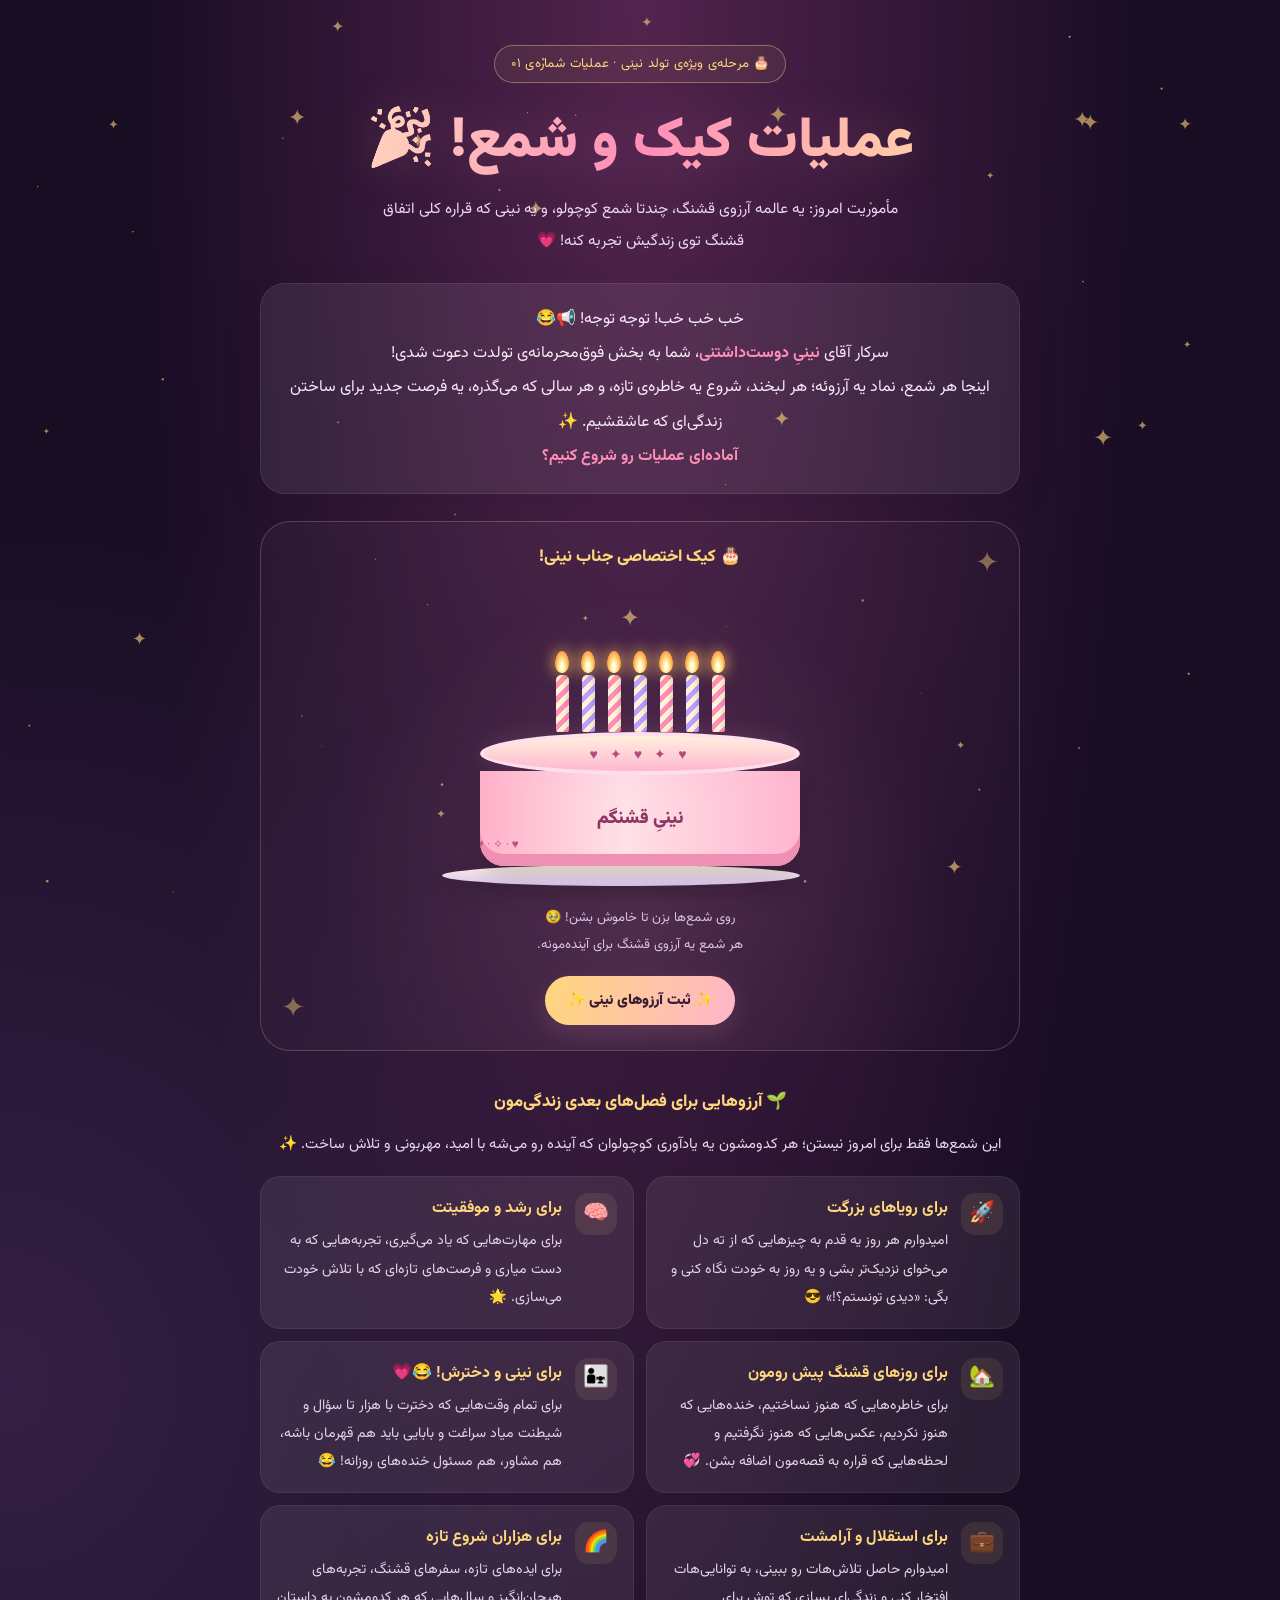
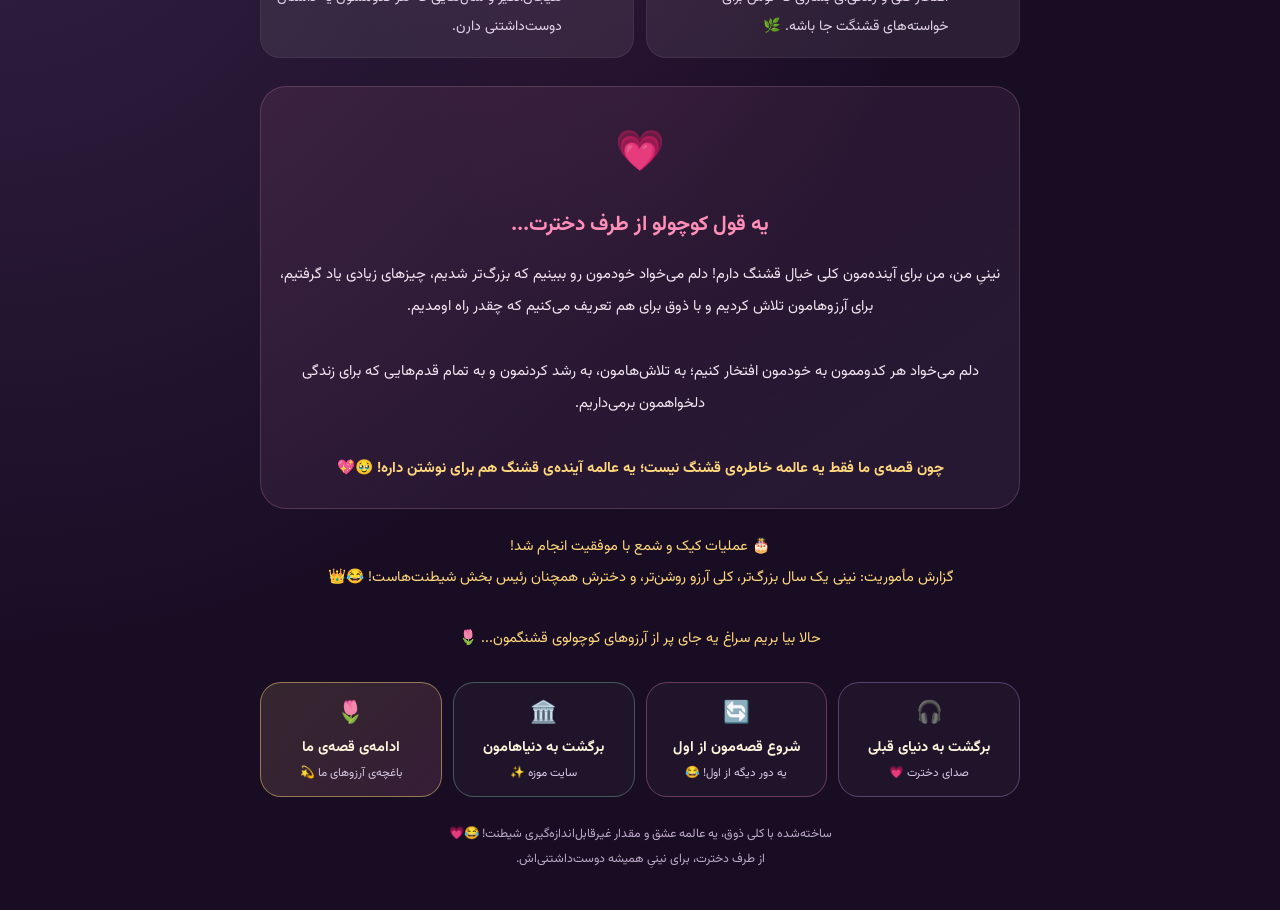
<file: cake.html>
<!DOCTYPE html>
<html lang="fa" dir="rtl">
<head>
<meta charset="UTF-8">
<meta name="viewport" content="width=device-width, initial-scale=1.0">
<meta name="theme-color" content="#190d24">
<title>عملیات کیک و شمع 🎂 | تولد نینی</title>

<link rel="preconnect" href="https://fonts.googleapis.com">
<link href="https://fonts.googleapis.com/css2?family=Vazirmatn:wght@400;500;600;700;800;900&display=swap" rel="stylesheet">

<style>
:root {
  --pink: #ff8eb8;
  --gold: #ffd77c;
  --cream: #fff4dc;
  --purple: #c7a5ff;
  --dark: #190d24;
  --panel: rgba(255,255,255,.075);
}

* {
  box-sizing: border-box;
  margin: 0;
  padding: 0;
}

html {
  scroll-behavior: smooth;
}

body {
  font-family: 'Vazirmatn', sans-serif;
  color: var(--cream);
  background:
    radial-gradient(ellipse at 50% 0%, #53244e 0%, transparent 55%),
    radial-gradient(ellipse at 0% 55%, #342044 0%, transparent 45%),
    var(--dark);
  overflow-x: hidden;
  min-height: 100vh;
}

button {
  font-family: inherit;
}

.stars {
  position: fixed;
  inset: 0;
  pointer-events: none;
  overflow: hidden;
  z-index: 0;
}

.star {
  position: absolute;
  color: var(--gold);
  opacity: .6;
  animation: twinkle 2s infinite alternate;
}

@keyframes twinkle {
  from { opacity: .15; transform: scale(.7) rotate(0); }
  to { opacity: .9; transform: scale(1.25) rotate(30deg); }
}

.page {
  position: relative;
  z-index: 1;
  width: min(100% - 28px, 760px);
  margin: auto;
  padding: 30px 0 38px;
}

.top-label {
  width: fit-content;
  margin: 0 auto 18px;
  border: 1px solid #ffd77c65;
  background: #ffd77c10;
  border-radius: 50px;
  padding: 8px 16px;
  color: var(--gold);
  font-size: .82rem;
  letter-spacing: .2px;
}

h1 {
  font-size: clamp(2rem, 8vw, 3.5rem);
  text-align: center;
  line-height: 1.5;
  font-weight: 900;
  background: linear-gradient(110deg, #fff1bf, #ff8eb8, #ffe7a3);
  background-clip: text;
  -webkit-background-clip: text;
  color: transparent;
  filter: drop-shadow(0 0 22px #ff8eb82b);
}

.subtitle {
  text-align: center;
  color: #ead7f3;
  line-height: 2.1;
  margin: 8px auto 25px;
  max-width: 540px;
  font-size: .96rem;
}

.intro-card {
  background: var(--panel);
  border: 1px solid #ffffff16;
  border-radius: 25px;
  padding: 19px 20px;
  line-height: 2.15;
  text-align: center;
  color: #f8eaf7;
  margin-bottom: 27px;
  box-shadow: 0 12px 45px #00000012;
}

.intro-card strong {
  color: var(--pink);
}

.section-label {
  text-align: center;
  font-size: 1.05rem;
  color: var(--gold);
  margin-bottom: 15px;
  font-weight: 800;
}

.cake-stage {
  position: relative;
  padding: 22px 10px 25px;
  border: 1px solid #ffdf9b35;
  background:
    radial-gradient(ellipse at 50% 75%, #ffb7cc18, transparent 58%),
    linear-gradient(145deg, #ffffff08, #ffffff02);
  border-radius: 30px;
  text-align: center;
  overflow: hidden;
}

.cake-stage::before,
.cake-stage::after {
  content: "✦";
  position: absolute;
  color: #ffd77c70;
  font-size: 1.8rem;
}

.cake-stage::before { top: 20px; right: 20px; }
.cake-stage::after { bottom: 18px; left: 20px; }

.cake {
  position: relative;
  width: min(100%, 320px);
  margin: 12px auto 0;
  padding-top: 65px;
}

.candles {
  display: flex;
  align-items: flex-end;
  justify-content: center;
  gap: 13px;
  height: 82px;
  position: relative;
  z-index: 3;
}

.candle {
  width: 13px;
  height: 57px;
  border-radius: 5px 5px 2px 2px;
  position: relative;
  cursor: pointer;
  border: none;
  background: repeating-linear-gradient(
    135deg,
    #fff3d8 0 5px,
    #ff8eb8 5px 10px
  );
  transition: transform .2s;
  box-shadow: inset -3px 0 4px #00000018;
}

.candle:nth-child(2n) {
  background: repeating-linear-gradient(
    135deg,
    #fff3d8 0 5px,
    #bba0ff 5px 10px
  );
}

.candle:hover {
  transform: translateY(-4px);
}

.flame {
  position: absolute;
  width: 14px;
  height: 22px;
  background: radial-gradient(ellipse at 50% 70%, #fffde0 0 15%, #ffe28a 35%, #ff9c44 70%, transparent 75%);
  border-radius: 50% 50% 45% 45%;
  top: -24px;
  left: 50%;
  transform: translateX(-50%);
  transform-origin: center bottom;
  filter: drop-shadow(0 0 8px #ffc85d);
  animation: flameDance .65s ease-in-out infinite alternate;
}

@keyframes flameDance {
  from { transform: translateX(-50%) rotate(-5deg) scale(.94); }
  to { transform: translateX(-50%) rotate(6deg) scale(1.08); }
}

.candle.off .flame {
  display: none;
}

.candle.off::after {
  content: "♡";
  position: absolute;
  top: -22px;
  left: 50%;
  transform: translateX(-50%);
  color: var(--pink);
  font-size: 17px;
}

.cake-top {
  position: relative;
  z-index: 2;
  height: 43px;
  width: 100%;
  border-radius: 50%;
  background: linear-gradient(180deg, #fff0dd, #ffb8d0);
  border: 4px solid #ffdfec;
  box-shadow: 0 0 24px #ff9fcb24;
}

.cake-top::before {
  content: "♥  ✦  ♥  ✦  ♥";
  color: #b24c7a;
  font-size: 14px;
  position: absolute;
  top: 9px;
  left: 0;
  right: 0;
  letter-spacing: 4px;
}

.cake-body {
  position: relative;
  margin-top: -4px;
  height: 95px;
  border-radius: 0 0 24px 24px;
  background: linear-gradient(90deg, #ffb1c9, #ffe1e7 45%, #ffb5cf);
  box-shadow: inset 0 -12px 0 #ef8fb3, 0 12px 20px #00000025;
  overflow: hidden;
}

.cake-body::before {
  content: "نینیِ قشنگم";
  position: absolute;
  inset: 0;
  display: grid;
  place-items: center;
  color: #8e3763;
  font-size: 1.15rem;
  font-weight: 900;
}

.cake-body::after {
  content: "♥  ·  ✧  ·  ♥  ·  ✧  ·  ♥";
  position: absolute;
  bottom: 12px;
  width: 100%;
  text-align: center;
  color: #b9547f;
  font-size: .75rem;
}

.plate {
  width: 112%;
  height: 21px;
  background: linear-gradient(#fff2df, #d9c3ef);
  border-radius: 50%;
  margin: -1px 0 0 -6%;
  box-shadow: 0 9px 22px #00000030;
}

.cake-hint {
  color: #d8c4e7;
  font-size: .82rem;
  margin: 19px 0 0;
  line-height: 2;
}

.action-button {
  border: 0;
  border-radius: 50px;
  background: linear-gradient(110deg, #ffd77c, #ffb5c9);
  color: #3a1b36;
  padding: 13px 22px;
  margin: 18px 5px 0;
  font-size: .92rem;
  font-weight: 900;
  cursor: pointer;
  box-shadow: 0 8px 25px #ffb5c922;
  transition: transform .2s, box-shadow .2s;
}

.action-button:hover {
  transform: translateY(-3px);
  box-shadow: 0 12px 28px #ffb5c944;
}

.action-button:active {
  transform: scale(.97);
}

.message-box {
  display: none;
  margin-top: 20px;
  padding: 20px;
  border-radius: 22px;
  background: #ffb5c90d;
  border: 1px solid #ffb5c94c;
  line-height: 2.15;
  text-align: center;
  animation: appear .6s ease both;
}

.message-box.show {
  display: block;
}

.message-box h3 {
  color: var(--pink);
  margin-bottom: 9px;
  font-size: 1.15rem;
}

@keyframes appear {
  from { opacity: 0; transform: translateY(15px); }
  to { opacity: 1; transform: translateY(0); }
}

.dreams {
  margin-top: 38px;
}

.dreams-intro {
  text-align: center;
  line-height: 2;
  color: #e8d7ef;
  font-size: .92rem;
  margin: 0 auto 17px;
}

.dream-list {
  display: grid;
  gap: 12px;
}

.dream {
  display: flex;
  gap: 13px;
  align-items: flex-start;
  padding: 16px;
  border-radius: 20px;
  background: var(--panel);
  border: 1px solid #ffffff10;
  line-height: 2;
  transition: transform .25s, border-color .25s;
}

.dream:hover {
  transform: translateY(-3px);
  border-color: #ffd77c65;
}

.dream-icon {
  flex-shrink: 0;
  width: 42px;
  height: 42px;
  display: grid;
  place-items: center;
  border-radius: 14px;
  background: #ffd77c17;
  font-size: 1.3rem;
}

.dream strong {
  color: var(--gold);
  display: block;
  margin-bottom: 2px;
}

.dream p {
  font-size: .88rem;
  color: #e4d3e9;
}

.promise {
  margin-top: 28px;
  text-align: center;
  border-radius: 26px;
  padding: 23px 18px;
  background: linear-gradient(145deg, #ff8eb817, #c7a5ff12);
  border: 1px solid #ffb5c92e;
  line-height: 2.2;
}

.promise .big-heart {
  font-size: 2.5rem;
  display: inline-block;
  animation: heartbeat 1.3s infinite;
}

@keyframes heartbeat {
  0%, 100% { transform: scale(1); }
  15% { transform: scale(1.17); }
  30% { transform: scale(1); }
  45% { transform: scale(1.12); }
}

.promise h2 {
  font-size: 1.3rem;
  color: var(--pink);
  margin: 5px 0 10px;
}

.promise p {
  color: #f3e5f1;
  font-size: .92rem;
}

.final-note {
  margin: 23px 0 28px;
  text-align: center;
  color: var(--gold);
  font-size: .91rem;
  line-height: 2.1;
}

.navigation {
  display: grid;
  grid-template-columns: repeat(2, minmax(0, 1fr));
  gap: 11px;
  margin-top: 25px;
}

.nav-btn {
  min-height: 88px;
  border: 1px solid #ffffff20;
  border-radius: 21px;
  display: flex;
  flex-direction: column;
  align-items: center;
  justify-content: center;
  text-align: center;
  text-decoration: none;
  color: var(--cream);
  padding: 12px 8px;
  background: #ffffff08;
  transition: transform .2s, background .2s;
  gap: 5px;
}

.nav-btn:hover {
  transform: translateY(-4px);
  background: #ffffff12;
}

.nav-btn .icon {
  font-size: 1.35rem;
}

.nav-btn strong {
  font-size: .9rem;
}

.nav-btn small {
  font-size: .73rem;
  color: #d9c9e6;
}

.nav-back { border-color: #c7a5ff52; }
.nav-start { border-color: #ff8eb852; }
.nav-museum { border-color: #9be5c652; }
.nav-next {
  background: linear-gradient(135deg, #ffd77c20, #ff8eb820);
  border-color: #ffd77c7a;
}

.footer {
  text-align: center;
  margin-top: 25px;
  color: #bca9c8;
  font-size: .77rem;
  line-height: 2;
}

.floating {
  position: fixed;
  bottom: -30px;
  pointer-events: none;
  z-index: 5;
  animation: floatUp 3.5s ease-in forwards;
}

@keyframes floatUp {
  0% { transform: translateY(0) rotate(0); opacity: 0; }
  15% { opacity: .9; }
  100% { transform: translateY(-110vh) rotate(35deg); opacity: 0; }
}

.confetti {
  position: fixed;
  z-index: 10;
  top: -20px;
  pointer-events: none;
  animation: fall 3s linear forwards;
}

@keyframes fall {
  to { transform: translateY(110vh) rotate(720deg); opacity: 0; }
}

@media (min-width: 600px) {
  .page { padding-top: 45px; }
  .dream-list { grid-template-columns: 1fr 1fr; }
  .navigation { grid-template-columns: repeat(4, minmax(0, 1fr)); }
  .nav-btn { min-height: 115px; }
}

@media (prefers-reduced-motion: reduce) {
  *, *::before, *::after {
    animation-duration: .01ms !important;
    animation-iteration-count: 1 !important;
    scroll-behavior: auto !important;
  }
}
</style>
</head>

<body>

<div class="stars" id="stars"></div>

<main class="page">

  <div class="top-label">🎂 مرحله‌ی ویژه‌ی تولد نینی · عملیات شماره‌ی ۰۱</div>

  <h1>عملیات کیک و شمع! 🎉</h1>

  <p class="subtitle">
    مأموریت امروز: یه عالمه آرزوی قشنگ، چندتا شمع کوچولو،
    و یه نینی که قراره کلی اتفاق قشنگ توی زندگیش تجربه کنه! 💗
  </p>

  <div class="intro-card">
    خب خب خب! توجه توجه! 📢😂<br>
    سرکار آقای <strong>نینیِ دوست‌داشتنی</strong>،
    شما به بخش فوق‌محرمانه‌ی تولدت دعوت شدی!<br>
    اینجا هر شمع، نماد یه آرزوئه؛
    هر لبخند، شروع یه خاطره‌ی تازه،
    و هر سالی که می‌گذره، یه فرصت جدید برای ساختن زندگی‌ای که عاشقشیم. ✨
    <br><strong>آماده‌ای عملیات رو شروع کنیم؟</strong>
  </div>

  <section class="cake-stage">
    <div class="section-label">🎂 کیک اختصاصی جناب نینی!</div>

    <div class="cake">
      <div class="candles" id="candles">
        <button class="candle" aria-label="شمع اول"><span class="flame"></span></button>
        <button class="candle" aria-label="شمع دوم"><span class="flame"></span></button>
        <button class="candle" aria-label="شمع سوم"><span class="flame"></span></button>
        <button class="candle" aria-label="شمع چهارم"><span class="flame"></span></button>
        <button class="candle" aria-label="شمع پنجم"><span class="flame"></span></button>
        <button class="candle" aria-label="شمع ششم"><span class="flame"></span></button>
        <button class="candle" aria-label="شمع هفتم"><span class="flame"></span></button>
      </div>

      <div class="cake-top"></div>
      <div class="cake-body"></div>
      <div class="plate"></div>
    </div>

    <p class="cake-hint">
      روی شمع‌ها بزن تا خاموش بشن! 🥹<br>
      هر شمع یه آرزوی قشنگ برای آینده‌مونه.
    </p>

    <button class="action-button" id="wishButton">
      ✨ ثبت آرزوهای نینی ✨
    </button>

    <div class="message-box" id="wishMessage" aria-live="polite">
      <h3>آرزوها ثبت شدن! 🥹💗</h3>
      <p>
        نینی جان، حالا نوبت ماست که با تلاش، یاد گرفتن،
        خندیدن و قدم‌های کوچولو و بزرگمون، آرزوهامونو یکی‌یکی به واقعیت تبدیل کنیم.
        <br>
        منم با اون همه ذوق و انرژیِ دخترت، اینجام که برای روزهای قشنگت
        دست بزنم و بهت افتخار کنم! 😂💖
        <br><strong>حالا یه نفس عمیق بکش و برای یه سال فوق‌العاده آماده شو!</strong>
      </p>
    </div>
  </section>

  <section class="dreams">
    <div class="section-label">🌱 آرزوهایی برای فصل‌های بعدی زندگی‌مون</div>

    <p class="dreams-intro">
      این شمع‌ها فقط برای امروز نیستن؛ هر کدومشون یه یادآوری کوچولوان
      که آینده رو می‌شه با امید، مهربونی و تلاش ساخت. ✨
    </p>

    <div class="dream-list">

      <article class="dream">
        <div class="dream-icon">🚀</div>
        <div>
          <strong>برای رویاهای بزرگت</strong>
          <p>
            امیدوارم هر روز یه قدم به چیزهایی که از ته دل می‌خوای نزدیک‌تر بشی
            و یه روز به خودت نگاه کنی و بگی: «دیدی تونستم؟!» 😎
          </p>
        </div>
      </article>

      <article class="dream">
        <div class="dream-icon">🧠</div>
        <div>
          <strong>برای رشد و موفقیتت</strong>
          <p>
            برای مهارت‌هایی که یاد می‌گیری، تجربه‌هایی که به دست میاری
            و فرصت‌های تازه‌ای که با تلاش خودت می‌سازی. 🌟
          </p>
        </div>
      </article>

      <article class="dream">
        <div class="dream-icon">🏡</div>
        <div>
          <strong>برای روزهای قشنگ پیش رومون</strong>
          <p>
            برای خاطره‌هایی که هنوز نساختیم، خنده‌هایی که هنوز نکردیم،
            عکس‌هایی که هنوز نگرفتیم و لحظه‌هایی که قراره به قصه‌مون اضافه بشن. 💞
          </p>
        </div>
      </article>

      <article class="dream">
        <div class="dream-icon">👨‍👧</div>
        <div>
          <strong>برای نینی و دخترش! 😂💗</strong>
          <p>
            برای تمام وقت‌هایی که دخترت با هزار تا سؤال و شیطنت میاد سراغت
            و بابایی باید هم قهرمان باشه، هم مشاور، هم مسئول خنده‌های روزانه! 😂
          </p>
        </div>
      </article>

      <article class="dream">
        <div class="dream-icon">💼</div>
        <div>
          <strong>برای استقلال و آرامشت</strong>
          <p>
            امیدوارم حاصل تلاش‌هات رو ببینی، به توانایی‌هات افتخار کنی
            و زندگی‌ای بسازی که توش برای خواسته‌های قشنگت جا باشه. 🌿
          </p>
        </div>
      </article>

      <article class="dream">
        <div class="dream-icon">🌈</div>
        <div>
          <strong>برای هزاران شروع تازه</strong>
          <p>
            برای ایده‌های تازه، سفرهای قشنگ، تجربه‌های هیجان‌انگیز
            و سال‌هایی که هر کدومشون یه داستان دوست‌داشتنی دارن.
          </p>
        </div>
      </article>

    </div>
  </section>

  <section class="promise">
    <div class="big-heart">💗</div>
    <h2>یه قول کوچولو از طرف دخترت...</h2>
    <p>
      نینیِ من، من برای آینده‌مون کلی خیال قشنگ دارم!
      دلم می‌خواد خودمون رو ببینیم که بزرگ‌تر شدیم،
      چیزهای زیادی یاد گرفتیم، برای آرزوهامون تلاش کردیم
      و با ذوق برای هم تعریف می‌کنیم که چقدر راه اومدیم.
      <br><br>
      دلم می‌خواد هر کدوممون به خودمون افتخار کنیم؛
      به تلاش‌هامون، به رشد کردنمون و به تمام قدم‌هایی که برای زندگی دلخواهمون برمی‌داریم.
      <br><br>
      <strong style="color:#ffd77c">
        چون قصه‌ی ما فقط یه عالمه خاطره‌ی قشنگ نیست؛
        یه عالمه آینده‌ی قشنگ هم برای نوشتن داره! 🥹💖
      </strong>
    </p>
  </section>

  <div class="final-note">
    🎂 عملیات کیک و شمع با موفقیت انجام شد!<br>
    گزارش مأموریت: نینی یک سال بزرگ‌تر، کلی آرزو روشن‌تر،
    و دخترش همچنان رئیس بخش شیطنت‌هاست! 😂👑
    <br><br>
    حالا بیا بریم سراغ یه جای پر از آرزوهای کوچولوی قشنگمون... 🌷
  </div>

  <nav class="navigation" aria-label="مسیرهای قصه">
    <a class="nav-btn nav-back" href="voice.html">
      <span class="icon">🎧</span>
      <strong>برگشت به دنیای قبلی</strong>
      <small>صدای دخترت 💗</small>
    </a>

    <a class="nav-btn nav-start" href="../index.html">
      <span class="icon">🔄</span>
      <strong>شروع قصه‌مون از اول</strong>
      <small>یه دور دیگه از اول! 😂</small>
    </a>

    <a class="nav-btn nav-museum" href="museum.html">
      <span class="icon">🏛️</span>
      <strong>برگشت به دنیاهامون</strong>
      <small>سایت موزه ✨</small>
    </a>

    <a class="nav-btn nav-next" href="dream-garden.html">
      <span class="icon">🌷</span>
      <strong>ادامه‌ی قصه‌ی ما</strong>
      <small>باغچه‌ی آرزوهای ما 💫</small>
    </a>
  </nav>

  <footer class="footer">
    ساخته‌شده با کلی ذوق، یه عالمه عشق و مقدار غیرقابل‌اندازه‌گیری شیطنت! 😂💗
    <br>
    از طرف دخترت، برای نینیِ همیشه دوست‌داشتنی‌اش.
  </footer>

</main>

<script>
const stars = document.getElementById('stars');

for (let i = 0; i < 55; i++) {
  const star = document.createElement('span');
  star.className = 'star';
  star.textContent = Math.random() > .5 ? '✦' : '·';
  star.style.left = Math.random() * 100 + '%';
  star.style.top = Math.random() * 100 + '%';
  star.style.fontSize = (8 + Math.random() * 17) + 'px';
  star.style.animationDelay = Math.random() * 3 + 's';
  star.style.animationDuration = (1.5 + Math.random() * 3) + 's';
  stars.appendChild(star);
}

const candles = [...document.querySelectorAll('.candle')];
const wishButton = document.getElementById('wishButton');
const wishMessage = document.getElementById('wishMessage');

candles.forEach((candle, index) => {
  candle.addEventListener('click', () => {
    candle.classList.toggle('off');

    if (candle.classList.contains('off')) {
      popHeart(candle);
    }

    if (candles.every(item => item.classList.contains('off'))) {
      setTimeout(() => {
        showConfetti();
        wishMessage.classList.add('show');
        wishMessage.scrollIntoView({ behavior: 'smooth', block: 'center' });
      }, 350);
    }
  });
});

wishButton.addEventListener('click', () => {
  wishMessage.classList.add('show');
  showConfetti();
  wishMessage.scrollIntoView({ behavior: 'smooth', block: 'center' });
});

function popHeart(element) {
  const rect = element.getBoundingClientRect();
  const heart = document.createElement('span');

  heart.className = 'floating';
  heart.textContent = ['💗', '✨', '💕', '🌟'][Math.floor(Math.random() * 4)];
  heart.style.left = (rect.left + rect.width / 2) + 'px';
  heart.style.bottom = (window.innerHeight - rect.top) + 'px';
  heart.style.fontSize = (17 + Math.random() * 12) + 'px';

  document.body.appendChild(heart);
  setTimeout(() => heart.remove(), 3600);
}

function showConfetti() {
  const symbols = ['💗', '✨', '🎉', '🌸', '⭐', '💛'];

  for (let i = 0; i < 38; i++) {
    const item = document.createElement('span');
    item.className = 'confetti';
    item.textContent = symbols[Math.floor(Math.random() * symbols.length)];
    item.style.left = Math.random() * 100 + 'vw';
    item.style.fontSize = (13 + Math.random() * 17) + 'px';
    item.style.animationDelay = Math.random() * 1.2 + 's';

    document.body.appendChild(item);
    setTimeout(() => item.remove(), 4500);
  }
}

// چند قلب کوچولو هر چند لحظه از پایین صفحه بالا می‌رن
setInterval(() => {
  if (document.hidden) return;

  const heart = document.createElement('span');
  heart.className = 'floating';
  heart.textContent = ['♡', '💗', '✦', '✨'][Math.floor(Math.random() * 4)];
  heart.style.left = Math.random() * 95 + 'vw';
  heart.style.fontSize = (13 + Math.random() * 13) + 'px';
  heart.style.color = ['#ff8eb8', '#ffd77c', '#c7a5ff'][Math.floor(Math.random() * 3)];

  document.body.appendChild(heart);
  setTimeout(() => heart.remove(), 3600);
}, 1500);
</script>

</body>
</html>
</file>
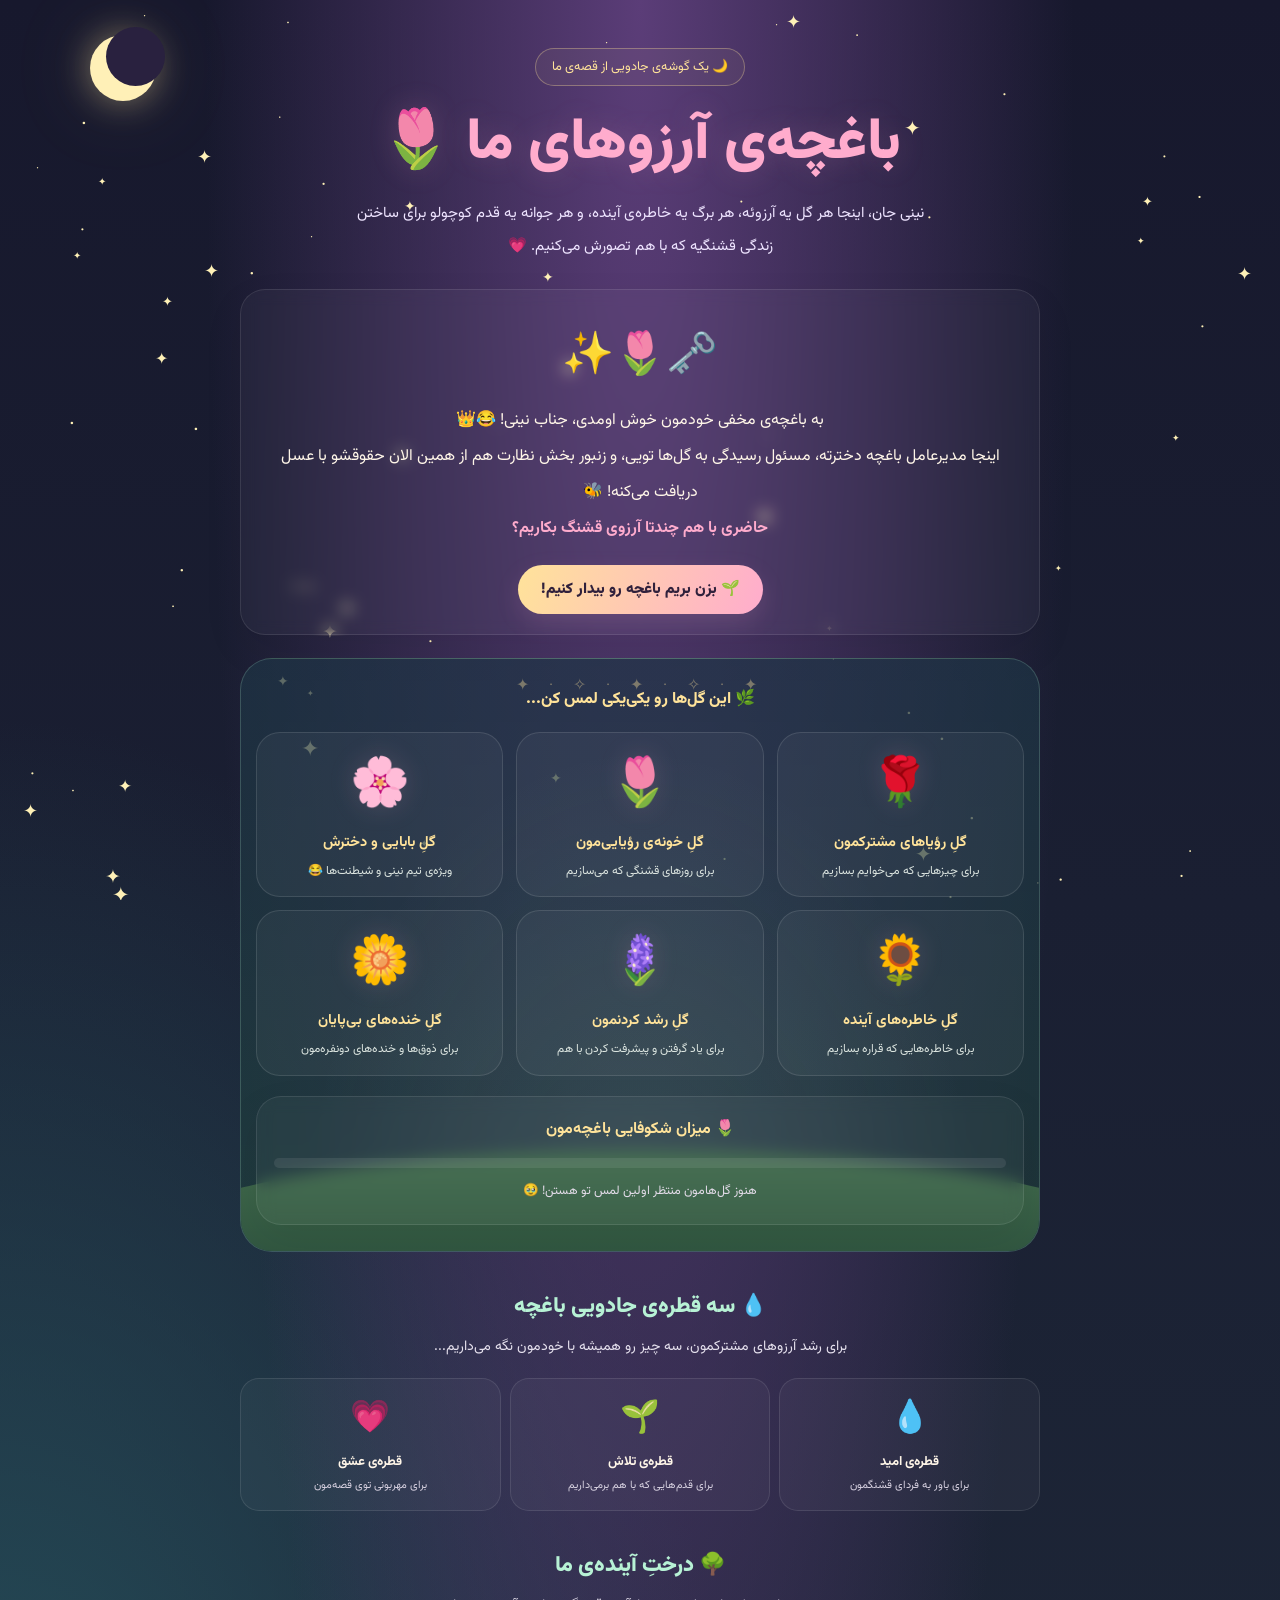
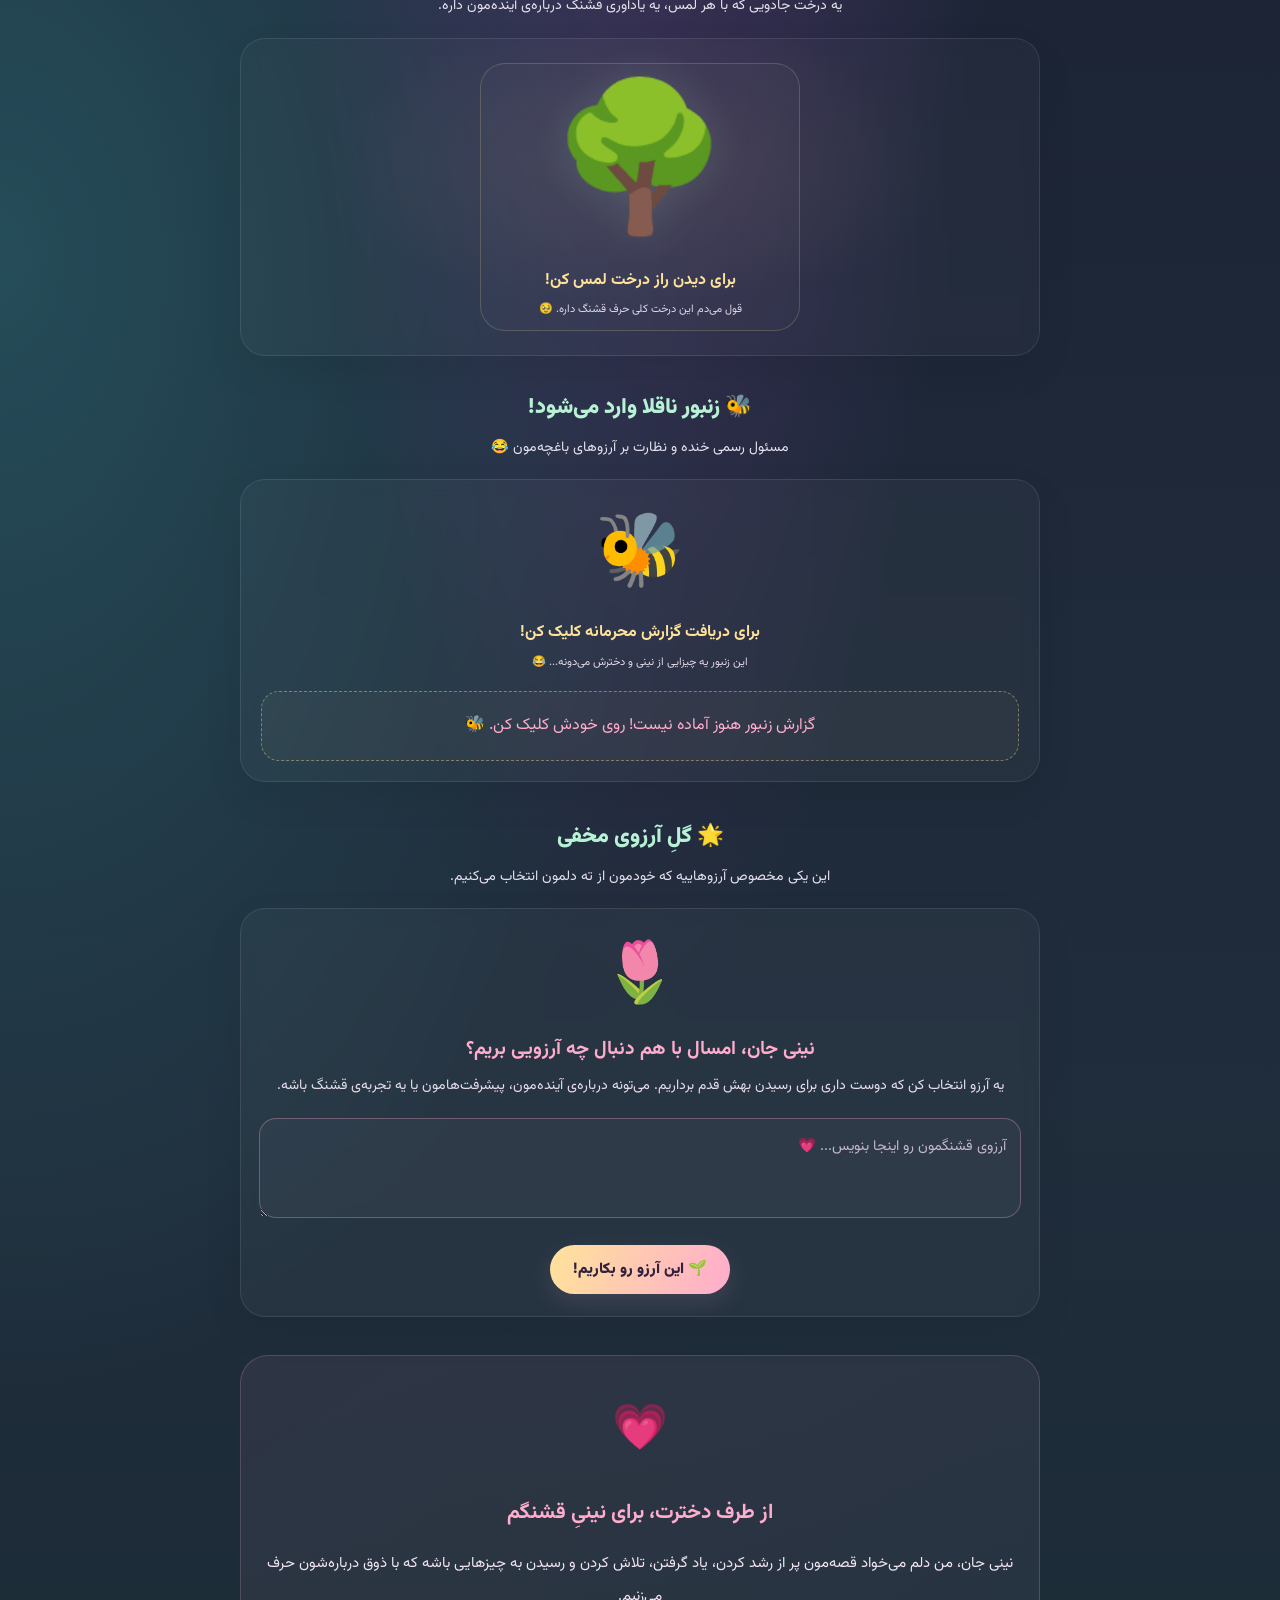
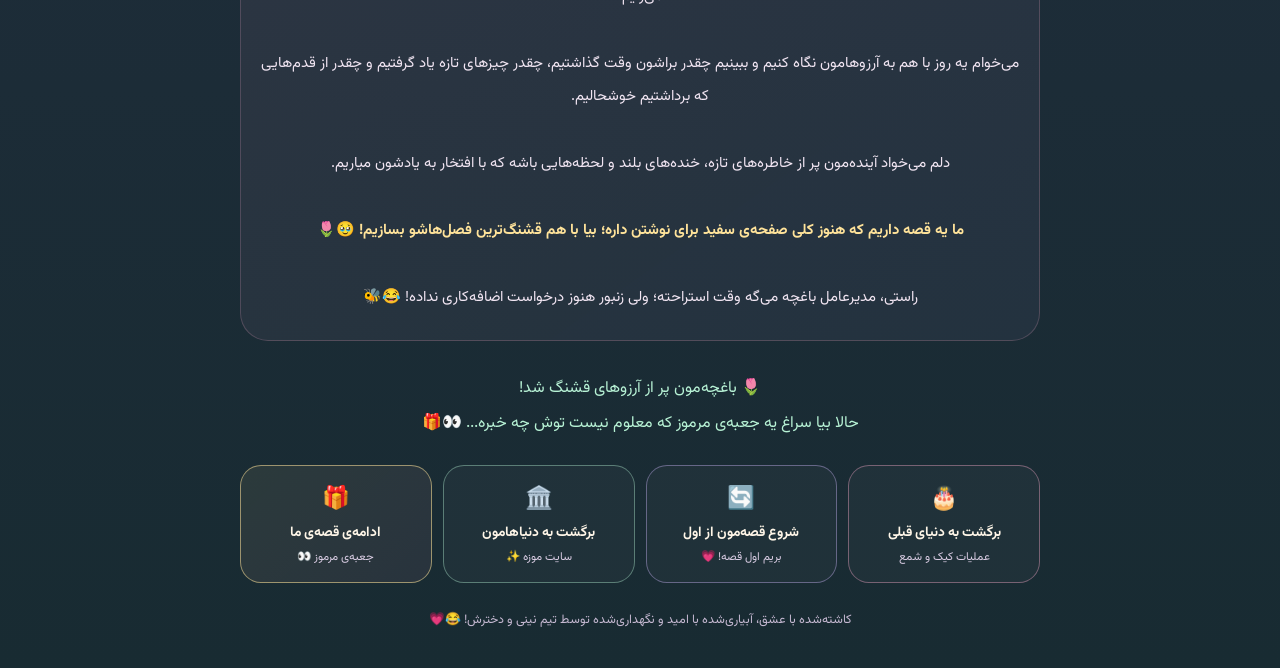
<file: dream-garden.html>
<!DOCTYPE html>
<html lang="fa" dir="rtl">
<head>
<meta charset="UTF-8">
<meta name="viewport" content="width=device-width, initial-scale=1.0">
<meta name="theme-color" content="#17182d">
<title>باغچه‌ی آرزوهای ما 🌷</title>

<link rel="preconnect" href="https://fonts.googleapis.com">
<link href="https://fonts.googleapis.com/css2?family=Vazirmatn:wght@400;500;600;700;800;900&display=swap" rel="stylesheet">

<style>
:root {
  --night: #17182d;
  --night2: #242444;
  --pink: #ffaccd;
  --gold: #ffe39a;
  --mint: #b7f2d5;
  --lilac: #d1b9ff;
  --cream: #fff6e8;
}

* {
  box-sizing: border-box;
  margin: 0;
  padding: 0;
}

html {
  scroll-behavior: smooth;
}

body {
  min-height: 100vh;
  overflow-x: hidden;
  color: var(--cream);
  font-family: 'Vazirmatn', sans-serif;
  background:
    radial-gradient(ellipse at 50% 0%, #5b3d78 0%, transparent 48%),
    radial-gradient(ellipse at 0% 48%, #254d59 0%, transparent 40%),
    linear-gradient(180deg, #17182d, #202d3c 70%, #182b32);
}

button, textarea, input {
  font-family: inherit;
}

button, a {
  -webkit-tap-highlight-color: transparent;
}

button {
  cursor: pointer;
}

.sky {
  position: fixed;
  inset: 0;
  z-index: 0;
  pointer-events: none;
  overflow: hidden;
}

.sky-star {
  position: absolute;
  color: #fff1b7;
  animation: twinkle var(--duration, 3s) ease-in-out infinite alternate;
  animation-delay: var(--delay, 0s);
}

@keyframes twinkle {
  from { opacity: .2; transform: scale(.7); }
  to { opacity: .95; transform: scale(1.2); }
}

.moon {
  position: fixed;
  z-index: 0;
  top: 35px;
  left: 7%;
  width: 66px;
  height: 66px;
  border-radius: 50%;
  background: #fff0b7;
  box-shadow: 0 0 35px #ffe39a70, 0 0 90px #ffe39a25;
  pointer-events: none;
}

.moon::after {
  content: "";
  position: absolute;
  width: 59px;
  height: 59px;
  top: -8px;
  right: -9px;
  background: #29213f;
  border-radius: 50%;
}

.page {
  position: relative;
  z-index: 1;
  width: min(100% - 28px, 800px);
  margin: auto;
  padding: 36px 0 35px;
}

.badge {
  display: block;
  width: fit-content;
  margin: 0 auto 15px;
  padding: 8px 16px;
  border: 1px solid #ffe39a55;
  border-radius: 50px;
  color: var(--gold);
  background: #ffe39a0d;
  font-size: .8rem;
}

h1 {
  text-align: center;
  font-size: clamp(2.1rem, 8vw, 3.6rem);
  font-weight: 900;
  line-height: 1.5;
  color: var(--pink);
  text-shadow: 0 0 30px #ffaccd2d;
}

.subtitle {
  max-width: 590px;
  margin: 10px auto 25px;
  text-align: center;
  color: #eee4ff;
  line-height: 2.2;
  font-size: .94rem;
}

.glass {
  background: #ffffff09;
  border: 1px solid #ffffff19;
  border-radius: 25px;
  box-shadow: 0 15px 40px #00000012;
  backdrop-filter: blur(8px);
}

.welcome {
  padding: 20px;
  text-align: center;
  line-height: 2.25;
  margin-bottom: 23px;
}

.welcome strong {
  color: var(--pink);
}

.primary-button {
  display: block;
  margin: 18px auto 0;
  padding: 13px 23px;
  border: 0;
  border-radius: 50px;
  color: #30213c;
  font-weight: 900;
  font-size: .94rem;
  background: linear-gradient(110deg, var(--gold), var(--pink));
  box-shadow: 0 8px 25px #ffaccd20;
  transition: transform .2s, box-shadow .2s;
}

.primary-button:hover {
  transform: translateY(-3px);
  box-shadow: 0 12px 28px #ffaccd40;
}

.primary-button:active {
  transform: scale(.97);
}

.garden-intro {
  text-align: center;
  margin: 30px 0 15px;
}

.garden-intro h2 {
  color: var(--mint);
  font-size: 1.4rem;
  margin-bottom: 8px;
}

.garden-intro p {
  color: #e2e7e8;
  line-height: 2;
  font-size: .88rem;
}

.garden {
  position: relative;
  overflow: hidden;
  padding: 23px 15px 26px;
  border-radius: 32px;
  border: 1px solid #b7f2d532;
  background:
    radial-gradient(ellipse at 50% 100%, #7ec69b25, transparent 60%),
    linear-gradient(180deg, #1e3445b8, #203f3caa);
}

.garden::before {
  content: "";
  position: absolute;
  left: -12%;
  right: -12%;
  bottom: -80px;
  height: 180px;
  border-radius: 50% 50% 0 0;
  background: linear-gradient(180deg, #426b4d, #234737);
}

.garden::after {
  content: "✦  ·  ✧  ·  ✦  ·  ✧  ·  ✦";
  position: absolute;
  top: 15px;
  left: 0;
  right: 0;
  color: #ffe39a65;
  text-align: center;
  letter-spacing: 8px;
  pointer-events: none;
}

.garden-content {
  position: relative;
  z-index: 1;
}

.garden-caption {
  text-align: center;
  color: var(--gold);
  font-weight: 800;
  margin: 5px 0 20px;
}

.flowers {
  display: grid;
  grid-template-columns: repeat(2, minmax(0, 1fr));
  gap: 13px;
}

.flower-card {
  position: relative;
  min-height: 155px;
  padding: 16px 8px 14px;
  display: flex;
  flex-direction: column;
  align-items: center;
  justify-content: center;
  gap: 7px;
  border: 1px solid #ffffff1d;
  border-radius: 24px;
  color: var(--cream);
  background: #ffffff0a;
  transition: transform .25s, background .25s, border-color .25s;
}

.flower-card:hover {
  transform: translateY(-5px);
  background: #ffffff13;
  border-color: #ffe39a70;
}

.flower-card:active {
  transform: scale(.97);
}

.flower {
  display: inline-block;
  font-size: 3rem;
  filter: drop-shadow(0 0 13px #ffaccd27);
  animation: sway 3s ease-in-out infinite;
  transition: transform .3s;
}

.flower-card:nth-child(2n) .flower {
  animation-delay: -.8s;
}

.flower-card:nth-child(3n) .flower {
  animation-delay: -1.4s;
}

@keyframes sway {
  0%, 100% { transform: rotate(-5deg) translateY(0); }
  50% { transform: rotate(5deg) translateY(-4px); }
}

.flower-card.opened .flower {
  transform: scale(1.25);
  filter: drop-shadow(0 0 18px #ffe39a99);
}

.flower-card strong {
  font-size: .91rem;
  color: var(--gold);
}

.flower-card small {
  font-size: .74rem;
  color: #dce5e0;
  line-height: 1.8;
}

.flower-card .opened-label {
  display: none;
  font-size: .7rem;
  color: var(--mint);
}

.flower-card.opened .opened-label {
  display: block;
}

.progress-card {
  margin-top: 20px;
  padding: 17px;
  text-align: center;
  line-height: 2;
}

.progress-card strong {
  color: var(--gold);
}

.progress-track {
  height: 10px;
  margin: 12px 0 7px;
  background: #ffffff15;
  border-radius: 30px;
  overflow: hidden;
}

.progress-fill {
  width: 0;
  height: 100%;
  background: linear-gradient(90deg, var(--mint), var(--gold), var(--pink));
  border-radius: inherit;
  transition: width .5s ease;
}

.progress-card small {
  color: #e3dce9;
  font-size: .78rem;
}

.drops-section {
  margin-top: 38px;
}

.section-title {
  text-align: center;
  color: var(--mint);
  font-size: 1.35rem;
  font-weight: 900;
  margin-bottom: 9px;
}

.section-description {
  text-align: center;
  color: #e5e0ed;
  line-height: 2;
  font-size: .88rem;
  margin-bottom: 17px;
}

.drops {
  display: grid;
  grid-template-columns: repeat(3, minmax(0, 1fr));
  gap: 9px;
}

.drop {
  padding: 15px 5px;
  border: 1px solid #ffffff1a;
  border-radius: 19px;
  color: var(--cream);
  background: #ffffff09;
  transition: .25s;
}

.drop:hover {
  transform: translateY(-4px);
  border-color: #b7f2d58a;
}

.drop.used {
  background: #b7f2d51a;
  border-color: var(--mint);
}

.drop span {
  display: block;
  font-size: 2rem;
  margin-bottom: 8px;
}

.drop strong {
  display: block;
  font-size: .82rem;
}

.drop small {
  display: block;
  color: #d8d2e1;
  font-size: .68rem;
  margin-top: 5px;
  line-height: 1.7;
}

.drop-message {
  display: none;
  padding: 17px;
  margin-top: 14px;
  text-align: center;
  line-height: 2;
  color: var(--mint);
}

.drop-message.show {
  display: block;
  animation: appear .5s ease both;
}

@keyframes appear {
  from { opacity: 0; transform: translateY(10px); }
  to { opacity: 1; transform: translateY(0); }
}

.tree-section {
  margin-top: 38px;
}

.tree-scene {
  position: relative;
  overflow: hidden;
  padding: 24px 17px;
  text-align: center;
  background:
    radial-gradient(ellipse at 50% 40%, #ffe39a12, transparent 55%),
    #ffffff07;
}

.tree-button {
  display: block;
  margin: 0 auto;
  padding: 10px;
  width: min(100%, 320px);
  border: 1px solid #ffe39a30;
  border-radius: 25px;
  color: var(--cream);
  background: #ffffff05;
}

.tree-art {
  display: block;
  font-size: clamp(6rem, 27vw, 9rem);
  line-height: 1.35;
  filter: drop-shadow(0 0 20px #b7f2d522);
  animation: treeGlow 3s ease-in-out infinite alternate;
}

@keyframes treeGlow {
  from { filter: drop-shadow(0 0 8px #b7f2d515); }
  to { filter: drop-shadow(0 0 25px #ffe39a60); }
}

.tree-button strong {
  display: block;
  color: var(--gold);
  font-size: 1rem;
  margin-bottom: 5px;
}

.tree-button small {
  color: #ded6e7;
  line-height: 1.8;
}

.tree-message {
  display: none;
  text-align: right;
  margin-top: 18px;
  padding: 19px;
  border: 1px solid #b7f2d540;
  border-radius: 22px;
  background: #b7f2d50b;
  line-height: 2.2;
  color: #f4eaf5;
}

.tree-message.show {
  display: block;
  animation: appear .6s ease both;
}

.tree-message strong {
  color: var(--mint);
}

.bee-section {
  margin-top: 35px;
}

.bee-card {
  padding: 20px;
  text-align: center;
}

.bee-button {
  display: block;
  margin: 0 auto;
  width: 100%;
  max-width: 330px;
  border: 0;
  background: transparent;
  color: var(--cream);
}

.bee {
  display: block;
  font-size: 4.5rem;
  animation: buzz 1.5s ease-in-out infinite;
}

@keyframes buzz {
  0%, 100% { transform: translate(0,0) rotate(-5deg); }
  25% { transform: translate(4px,-7px) rotate(5deg); }
  75% { transform: translate(-3px,-4px) rotate(-3deg); }
}

.bee-button strong {
  display: block;
  color: var(--gold);
  font-size: 1rem;
  margin: 7px 0;
}

.bee-button small {
  display: block;
  color: #e2d8e9;
  line-height: 2;
}

.bee-message {
  margin-top: 17px;
  padding: 17px;
  border-radius: 18px;
  border: 1px dashed #ffe39a66;
  background: #ffe39a09;
  line-height: 2.1;
  color: var(--pink);
  min-height: 70px;
}

.secret-section {
  margin-top: 38px;
}

.secret-card {
  padding: 22px 18px;
  text-align: center;
}

.secret-flower {
  font-size: 3.7rem;
  margin-bottom: 10px;
  animation: sway 3s infinite ease-in-out;
}

.secret-card h3 {
  color: var(--pink);
  font-size: 1.2rem;
  margin-bottom: 8px;
}

.secret-card p {
  color: #e7ddea;
  line-height: 2.1;
  font-size: .88rem;
}

.secret-card textarea {
  width: 100%;
  min-height: 100px;
  resize: vertical;
  margin-top: 16px;
  padding: 14px;
  border-radius: 17px;
  border: 1px solid #ffaccd50;
  background: #ffffff08;
  color: var(--cream);
  font-size: .9rem;
  line-height: 2;
  outline: none;
}

.secret-card textarea:focus {
  border-color: var(--gold);
}

.secret-card textarea::placeholder {
  color: #c5b6ce;
}

.secret-result {
  display: none;
  margin-top: 17px;
  padding: 18px;
  border-radius: 19px;
  background: #ffe39a0d;
  border: 1px solid #ffe39a45;
  line-height: 2.2;
  overflow-wrap: anywhere;
}

.secret-result.show {
  display: block;
  animation: appear .6s ease both;
}

.secret-result strong {
  display: block;
  color: var(--gold);
  margin-bottom: 8px;
}

.promise {
  margin-top: 38px;
  padding: 25px 19px;
  text-align: center;
  line-height: 2.25;
  background: linear-gradient(145deg, #ffaccd12, #d1b9ff0d);
  border: 1px solid #ffaccd32;
  border-radius: 28px;
}

.promise-heart {
  display: inline-block;
  font-size: 2.8rem;
  animation: heartbeat 1.5s infinite;
}

@keyframes heartbeat {
  0%, 100% { transform: scale(1); }
  15% { transform: scale(1.15); }
  30% { transform: scale(1); }
  45% { transform: scale(1.1); }
}

.promise h2 {
  color: var(--pink);
  font-size: 1.3rem;
  margin: 8px 0 10px;
}

.promise p {
  font-size: .93rem;
  color: #f1e5f2;
}

.promise strong {
  color: var(--gold);
}

.ending {
  text-align: center;
  margin: 30px 0 24px;
  color: var(--mint);
  line-height: 2.2;
}

.navigation {
  display: grid;
  grid-template-columns: repeat(2, minmax(0, 1fr));
  gap: 11px;
}

.nav-button {
  min-height: 92px;
  padding: 12px 7px;
  display: flex;
  flex-direction: column;
  align-items: center;
  justify-content: center;
  gap: 5px;
  border-radius: 21px;
  text-align: center;
  text-decoration: none;
  color: var(--cream);
  background: #ffffff08;
  border: 1px solid #ffffff20;
  transition: transform .2s, background .2s;
}

.nav-button:hover {
  transform: translateY(-4px);
  background: #ffffff12;
}

.nav-button .nav-icon {
  font-size: 1.4rem;
}

.nav-button strong {
  font-size: .86rem;
}

.nav-button small {
  font-size: .72rem;
  color: #d9cce3;
}

.nav-prev { border-color: #ffaccd65; }
.nav-home { border-color: #d1b9ff65; }
.nav-museum { border-color: #b7f2d565; }
.nav-next {
  border-color: #ffe39a8a;
  background: linear-gradient(135deg, #ffe39a15, #ffaccd12);
}

.footer {
  margin-top: 25px;
  text-align: center;
  color: #c6b9d2;
  font-size: .78rem;
  line-height: 2;
}

.petal {
  position: fixed;
  top: -30px;
  z-index: 10;
  pointer-events: none;
  animation: petalFall var(--fall, 5s) linear forwards;
}

@keyframes petalFall {
  0% { transform: translate3d(0,0,0) rotate(0deg); opacity: 0; }
  12% { opacity: .9; }
  100% { transform: translate3d(var(--drift, 40px),110vh,0) rotate(480deg); opacity: 0; }
}

.garden-awake .garden {
  box-shadow: 0 0 50px #b7f2d514, 0 15px 40px #00000015;
  border-color: #b7f2d575;
}

@media (min-width: 600px) {
  .page { padding-top: 48px; }
  .flowers { grid-template-columns: repeat(3, minmax(0,1fr)); }
  .navigation { grid-template-columns: repeat(4, minmax(0,1fr)); }
  .nav-button { min-height: 118px; }
}

@media (prefers-reduced-motion: reduce) {
  *, *::before, *::after {
    animation-duration: .01ms !important;
    animation-iteration-count: 1 !important;
    scroll-behavior: auto !important;
  }
}
</style>
</head>

<body>

<div class="sky" id="sky"></div>
<div class="moon" aria-hidden="true"></div>

<main class="page" id="page">

  <span class="badge">🌙 یک گوشه‌ی جادویی از قصه‌ی ما</span>

  <h1>باغچه‌ی آرزوهای ما 🌷</h1>

  <p class="subtitle">
    نینی جان، اینجا هر گل یه آرزوئه، هر برگ یه خاطره‌ی آینده،
    و هر جوانه یه قدم کوچولو برای ساختن زندگی قشنگیه که با هم تصورش می‌کنیم. 💗
  </p>

  <section class="welcome glass">
    <div style="font-size:2.6rem">🗝️🌷✨</div>
    <p>
      به باغچه‌ی مخفی خودمون خوش اومدی، جناب نینی! 😂👑<br>
      اینجا مدیرعامل باغچه دخترته، مسئول رسیدگی به گل‌ها تویی،
      و زنبور بخش نظارت هم از همین الان حقوقشو با عسل دریافت می‌کنه! 🐝
      <br>
      <strong>حاضری با هم چندتا آرزوی قشنگ بکاریم؟</strong>
    </p>

    <button class="primary-button" id="wakeButton">
      🌱 بزن بریم باغچه رو بیدار کنیم!
    </button>
  </section>

  <section class="garden" id="garden">
    <div class="garden-content">
      <div class="garden-caption">
        🌿 این گل‌ها رو یکی‌یکی لمس کن...
      </div>

      <div class="flowers">

        <button class="flower-card" data-flower="dreams">
          <span class="flower">🌹</span>
          <strong>گلِ رؤیاهای مشترکمون</strong>
          <small>برای چیزهایی که می‌خوایم بسازیم</small>
          <span class="opened-label">✨ شکوفه داد!</span>
        </button>

        <button class="flower-card" data-flower="home">
          <span class="flower">🌷</span>
          <strong>گلِ خونه‌ی رؤیایی‌مون</strong>
          <small>برای روزهای قشنگی که می‌سازیم</small>
          <span class="opened-label">✨ شکوفه داد!</span>
        </button>

        <button class="flower-card" data-flower="family">
          <span class="flower">🌸</span>
          <strong>گلِ بابایی و دخترش</strong>
          <small>ویژه‌ی تیم نینی و شیطنت‌ها 😂</small>
          <span class="opened-label">✨ شکوفه داد!</span>
        </button>

        <button class="flower-card" data-flower="memories">
          <span class="flower">🌻</span>
          <strong>گلِ خاطره‌های آینده</strong>
          <small>برای خاطره‌هایی که قراره بسازیم</small>
          <span class="opened-label">✨ شکوفه داد!</span>
        </button>

        <button class="flower-card" data-flower="growth">
          <span class="flower">🪻</span>
          <strong>گلِ رشد کردنمون</strong>
          <small>برای یاد گرفتن و پیشرفت کردن با هم</small>
          <span class="opened-label">✨ شکوفه داد!</span>
        </button>

        <button class="flower-card" data-flower="joy">
          <span class="flower">🌼</span>
          <strong>گلِ خنده‌های بی‌پایان</strong>
          <small>برای ذوق‌ها و خنده‌های دونفره‌مون</small>
          <span class="opened-label">✨ شکوفه داد!</span>
        </button>

      </div>

      <div class="progress-card glass">
        <strong>🌷 میزان شکوفایی باغچه‌مون</strong>
        <div class="progress-track">
          <div class="progress-fill" id="progressFill"></div>
        </div>
        <small id="progressText">هنوز گل‌هامون منتظر اولین لمس تو هستن! 🥹</small>
      </div>
    </div>
  </section>

  <div class="drops-section">
    <h2 class="section-title">💧 سه قطره‌ی جادویی باغچه</h2>
    <p class="section-description">
      برای رشد آرزوهای مشترکمون، سه چیز رو همیشه با خودمون نگه می‌داریم...
    </p>

    <div class="drops">
      <button class="drop" data-drop="hope">
        <span>💧</span>
        <strong>قطره‌ی امید</strong>
        <small>برای باور به فردای قشنگمون</small>
      </button>

      <button class="drop" data-drop="effort">
        <span>🌱</span>
        <strong>قطره‌ی تلاش</strong>
        <small>برای قدم‌هایی که با هم برمی‌داریم</small>
      </button>

      <button class="drop" data-drop="love">
        <span>💗</span>
        <strong>قطره‌ی عشق</strong>
        <small>برای مهربونی توی قصه‌مون</small>
      </button>
    </div>

    <div class="drop-message glass" id="dropMessage" aria-live="polite"></div>
  </div>

  <section class="tree-section">
    <h2 class="section-title">🌳 درختِ آینده‌ی ما</h2>
    <p class="section-description">
      یه درخت جادویی که با هر لمس، یه یادآوری قشنگ درباره‌ی آینده‌مون داره.
    </p>

    <div class="tree-scene glass">
      <button class="tree-button" id="treeButton">
        <span class="tree-art">🌳</span>
        <strong>برای دیدن راز درخت لمس کن!</strong>
        <small>قول می‌دم این درخت کلی حرف قشنگ داره. 🥹</small>
      </button>

      <div class="tree-message" id="treeMessage" aria-live="polite">
        <strong>نینی جان، بیا یه آینده‌ی قشنگ تصور کنیم... 💗</strong>
        <br><br>
        یه روز به تمام قدم‌هایی که برداشتیم نگاه می‌کنیم؛
        چیزهایی که یاد گرفتیم، مهارت‌هایی که به دست آوردیم،
        تجربه‌هایی که جمع کردیم و آرزوهایی که براشون تلاش کردیم.
        <br><br>
        امیدوارم به آرزوهامون با همدیگه برسیم،
        برای چیزهایی که دوست داریم قدم برداریم،
        و هر بار که یه اتفاق قشنگ می‌افته، با ذوق به هم بگیم:
        <strong>«دیدی نینی؟ دیدی با هم تونستیم؟!» 😭🌷</strong>
      </div>
    </div>
  </section>

  <section class="bee-section">
    <h2 class="section-title">🐝 زنبور ناقلا وارد می‌شود!</h2>
    <p class="section-description">
      مسئول رسمی خنده و نظارت بر آرزوهای باغچه‌مون 😂
    </p>

    <div class="bee-card glass">
      <button class="bee-button" id="beeButton">
        <span class="bee">🐝</span>
        <strong>برای دریافت گزارش محرمانه کلیک کن!</strong>
        <small>این زنبور یه چیزایی از نینی و دخترش می‌دونه... 😂</small>
      </button>

      <div class="bee-message" id="beeMessage" aria-live="polite">
        گزارش زنبور هنوز آماده نیست! روی خودش کلیک کن. 🐝
      </div>
    </div>
  </section>

  <section class="secret-section">
    <h2 class="section-title">🌟 گلِ آرزوی مخفی</h2>
    <p class="section-description">
      این یکی مخصوص آرزوهاییه که خودمون از ته دلمون انتخاب می‌کنیم.
    </p>

    <div class="secret-card glass">
      <div class="secret-flower" id="secretFlower">🌷</div>
      <h3>نینی جان، امسال با هم دنبال چه آرزویی بریم؟</h3>
      <p>
        یه آرزو انتخاب کن که دوست داری برای رسیدن بهش قدم برداریم.
        می‌تونه درباره‌ی آینده‌مون، پیشرفت‌هامون یا یه تجربه‌ی قشنگ باشه.
      </p>

      <textarea
        id="secretWish"
        maxlength="300"
        placeholder="آرزوی قشنگمون رو اینجا بنویس... 💗"
        aria-label="آرزوی مشترک ما"
      ></textarea>

      <button class="primary-button" id="plantButton">
        🌱 این آرزو رو بکاریم!
      </button>

      <div class="secret-result" id="secretResult" aria-live="polite">
        <strong>🌷 آرزوی مشترکمون توی باغچه کاشته شد!</strong>
        <p id="wishOutput"></p>
        <p style="margin-top:12px;color:#b7f2d5">
          حالا وقتشه براش قدم برداریم؛ حتی یه قدم کوچولو هم می‌تونه شروع یه مسیر قشنگ باشه. 💚
        </p>
      </div>
    </div>
  </section>

  <section class="promise">
    <span class="promise-heart">💗</span>
    <h2>از طرف دخترت، برای نینیِ قشنگم</h2>

    <p>
      نینی جان، من دلم می‌خواد قصه‌مون پر از رشد کردن، یاد گرفتن،
      تلاش کردن و رسیدن به چیزهایی باشه که با ذوق درباره‌شون حرف می‌زنیم.
      <br><br>
      می‌خوام یه روز با هم به آرزوهامون نگاه کنیم و ببینیم
      چقدر براشون وقت گذاشتیم، چقدر چیزهای تازه یاد گرفتیم
      و چقدر از قدم‌هایی که برداشتیم خوشحالیم.
      <br><br>
      دلم می‌خواد آینده‌مون پر از خاطره‌های تازه،
      خنده‌های بلند و لحظه‌هایی باشه که با افتخار به یادشون میاریم.
      <br><br>
      <strong>
        ما یه قصه داریم که هنوز کلی صفحه‌ی سفید برای نوشتن داره؛
        بیا با هم قشنگ‌ترین فصل‌هاشو بسازیم! 🥹🌷
      </strong>
      <br><br>
      راستی، مدیرعامل باغچه می‌گه وقت استراحته؛
      ولی زنبور هنوز درخواست اضافه‌کاری نداده! 😂🐝
    </p>
  </section>

  <div class="ending">
    🌷 باغچه‌مون پر از آرزوهای قشنگ شد!<br>
    حالا بیا سراغ یه جعبه‌ی مرموز که معلوم نیست توش چه خبره... 👀🎁
  </div>

  <nav class="navigation" aria-label="مسیرهای قصه">
    <a class="nav-button nav-prev" href="cake.html">
      <span class="nav-icon">🎂</span>
      <strong>برگشت به دنیای قبلی</strong>
      <small>عملیات کیک و شمع</small>
    </a>

    <a class="nav-button nav-home" href="../index.html">
      <span class="nav-icon">🔄</span>
      <strong>شروع قصه‌مون از اول</strong>
      <small>بریم اول قصه! 💗</small>
    </a>

    <a class="nav-button nav-museum" href="museum.html">
      <span class="nav-icon">🏛️</span>
      <strong>برگشت به دنیاهامون</strong>
      <small>سایت موزه ✨</small>
    </a>

    <a class="nav-button nav-next" href="mystery-box.html">
      <span class="nav-icon">🎁</span>
      <strong>ادامه‌ی قصه‌ی ما</strong>
      <small>جعبه‌ی مرموز 👀</small>
    </a>
  </nav>

  <footer class="footer">
    کاشته‌شده با عشق، آبیاری‌شده با امید و نگهداری‌شده توسط تیم نینی و دخترش! 😂💗
  </footer>

</main>

<script>
const sky = document.getElementById('sky');

for (let i = 0; i < 75; i++) {
  const star = document.createElement('span');
  star.className = 'sky-star';
  star.textContent = Math.random() > .45 ? '✦' : '·';
  star.style.left = Math.random() * 100 + '%';
  star.style.top = Math.random() * 100 + '%';
  star.style.fontSize = (8 + Math.random() * 15) + 'px';
  star.style.setProperty('--duration', (1.5 + Math.random() * 3) + 's');
  star.style.setProperty('--delay', (Math.random() * 3) + 's');
  sky.appendChild(star);
}

// بیدار کردن باغچه
document.getElementById('wakeButton').addEventListener('click', () => {
  document.body.classList.add('garden-awake');
  createPetals(30);
  document.getElementById('garden').scrollIntoView({
    behavior: 'smooth',
    block: 'center'
  });
});

// پیام‌های گل‌ها
const flowerMessages = {
  dreams: {
    title: '🌹 گلِ رؤیاهای مشترکمون',
    text: 'نینی جان، امیدوارم به آرزوهامون با همدیگه برسیم؛ برای چیزهایی که دوست داریم تلاش کنیم، مهارت‌های تازه یاد بگیریم و هر بار که یه قدم جلو می‌ریم، با ذوق جشن بگیریم. دلم می‌خواد یه روز با لبخند به مسیرمون نگاه کنیم و بگیم: «ما این همه چیز قشنگ ساختیم!» 💗'
  },

  home: {
    title: '🏡 گلِ خونه‌ی رؤیایی‌مون',
    text: 'تصور کن یه روز درباره‌ی چیزهایی حرف می‌زنیم که برای ساختن زندگی دلخواهمون یاد گرفتیم و انجام دادیم؛ یه گوشه‌ی امن و گرم پر از خنده، خاطره و حس خوب. امیدوارم قدم‌به‌قدم به رؤیاهای مشترکمون نزدیک‌تر بشیم و برای آینده‌ای که دوست داریم با هم تلاش کنیم. 🌷'
  },

  family: {
    title: '👨‍👧 گلِ بابایی و دخترش!',
    text: 'توجه توجه! این گل متعلق به تیم فوق‌حرفه‌ای نینی و دخترشه! 😂💗 شرح وظایف نینی: باباییِ نازنین، شنونده‌ی داستان‌های طولانی و دریافت‌کننده‌ی حجم زیادی از ذوق. شرح وظایف دختر: دوست داشتن نینی، رشد کردن، تلاش برای آرزوها و احتمالاً پرسیدن ۴۷ سؤال پشت سر هم! 🥹👑'
  },

  memories: {
    title: '📸 گلِ خاطره‌های آینده',
    text: 'برای عکس‌هایی که هنوز نگرفتیم، تجربه‌هایی که هنوز امتحان نکردیم، خنده‌هایی که هنوز قراره با هم داشته باشیم و خاطره‌هایی که می‌تونن به قصه‌مون اضافه بشن. چه قشنگه که می‌تونیم برای آینده برنامه بریزیم، چیزهای تازه کشف کنیم و از لحظه‌های کوچیک هم خاطره بسازیم! 🌈'
  },

  growth: {
    title: '🌱 گلِ رشد کردنمون',
    text: 'امیدوارم هر دومون هر روز چیزهای تازه‌ای یاد بگیریم، توانایی‌هامون رو بیشتر کنیم و برای هدف‌هایی که برامون مهمن قدم برداریم. قرار نیست همه‌چیز رو یک‌روزه یاد بگیریم؛ قدم‌های کوچولو هم بخشی از مسیرن. من برای رشد کردنمون و روزهایی که به خودمون افتخار می‌کنیم کلی ذوق دارم! 💚'
  },

  joy: {
    title: '🌼 گلِ خنده‌های بی‌پایان',
    text: 'این گل با انرژی خنده‌های تیم نینی و دخترش شکوفا می‌شه! 😂🌼 امیدوارم کلی لحظه‌ی بامزه بسازیم، با چیزهای کوچیک ذوق کنیم و هر وقت خاطره‌ای تعریف می‌کنیم، دوباره همون‌قدر بخندیم. هشدار: احتمال بروز شیطنت‌های ناگهانی دختر و خنده‌های مسری نینی بسیار بالاست! 💗'
  }
};

const flowerCards = [...document.querySelectorAll('.flower-card')];
const progressFill = document.getElementById('progressFill');
const progressText = document.getElementById('progressText');
let openedFlowers = new Set();

flowerCards.forEach(card => {
  card.addEventListener('click', () => {
    const key = card.dataset.flower;
    const data = flowerMessages[key];

    card.classList.add('opened');
    openedFlowers.add(key);

    progressFill.style.width = (openedFlowers.size / flowerCards.length * 100) + '%';

    if (openedFlowers.size === flowerCards.length) {
      progressText.textContent = 'همه‌ی گل‌هامون شکوفه دادن! مدیرعامل باغچه از عملکرد تیم راضیه! 😂🌷';
      createPetals(22);
    } else {
      progressText.textContent = `${openedFlowers.size} تا از ${flowerCards.length} گل شکوفه دادن! بریم سراغ گل بعدی. 🌱`;
    }

    showModal(data.title, data.text);
  });
});

// پنجره‌ی ظریف برای پیام گل
function showModal(title, text) {
  let modal = document.getElementById('flowerModal');

  if (!modal) {
    modal = document.createElement('div');
    modal.id = 'flowerModal';
    modal.style.cssText = `
      position:fixed; inset:0; z-index:100;
      display:flex; align-items:center; justify-content:center;
      padding:20px; background:#100f20cc; backdrop-filter:blur(8px);
    `;

    modal.innerHTML = `
      <div style="
        width:min(100%,480px); max-height:85vh; overflow:auto;
        padding:24px 20px; border-radius:27px;
        background:linear-gradient(145deg,#30304c,#222b3d);
        border:1px solid #ffaccd66; box-shadow:0 20px 80px #0005;
        text-align:center; animation:appear .35s ease both;
      ">
        <div style="font-size:2.3rem;margin-bottom:10px">🌷</div>
        <h2 id="modalTitle" style="color:#ffaccd;font-size:1.25rem;line-height:1.8"></h2>
        <p id="modalText" style="color:#fff4e8;line-height:2.3;margin-top:12px;font-size:.94rem"></p>
        <button id="modalClose" class="primary-button">بغلِ مجازی برای نینی 💗</button>
      </div>
    `;

    document.body.appendChild(modal);

    modal.addEventListener('click', event => {
      if (event.target === modal || event.target.id === 'modalClose') {
        modal.remove();
      }
    });
  }

  document.getElementById('modalTitle').textContent = title;
  document.getElementById('modalText').textContent = text;
  modal.querySelector('#modalClose').focus();
}

// قطره‌های جادویی
const dropMessages = {
  hope: '💛 قطره‌ی امید اضافه شد! امید یعنی به آینده‌ی قشنگمون فکر کنیم، برای خواسته‌هامون برنامه بریزیم و با انگیزه قدم برداریم.',

  effort: '🌱 قطره‌ی تلاش اضافه شد! هر قدم کوچیک، هر مهارت تازه و هر بار که چیزی یاد می‌گیریم، می‌تونه ما رو به آرزوهامون نزدیک‌تر کنه. بزن قدش نینی! ✋😂',

  love: '💗 قطره‌ی عشق اضافه شد! مهربونی، حمایت و خوشحال شدن برای رشد همدیگه، باغچه‌ی رابطه‌مون رو قشنگ‌تر می‌کنه.'
};

const usedDrops = new Set();
const dropButtons = [...document.querySelectorAll('.drop')];
const dropMessage = document.getElementById('dropMessage');

dropButtons.forEach(button => {
  button.addEventListener('click', () => {
    const key = button.dataset.drop;
    usedDrops.add(key);
    button.classList.add('used');
    dropMessage.textContent = dropMessages[key];
    dropMessage.classList.add('show');

    if (usedDrops.size === 3) {
      dropMessage.textContent =
        '🌷💧 باغچه‌مون با امید، تلاش و عشق آبیاری شد! حالا نوبت قدم‌های قشنگیه که برای آرزوهامون برمی‌داریم. مدیرعامل باغچه اعلام رضایت می‌کنه! 😂💗';

      createPetals(24);
    }
  });
});

// درخت آینده
document.getElementById('treeButton').addEventListener('click', () => {
  const message = document.getElementById('treeMessage');
  message.classList.toggle('show');

  if (message.classList.contains('show')) {
    createPetals(15);
  }
});

// زنبور ناقلا
const beeMessages = [
  '🐝 +گزارش محرمانه: نینی و دخترش دارن برای آینده‌شون آرزو می‌کارن. میزان ذوق دختر: 1000000000000000000000000000000000 درصد! 😂💗',

  '👑 اخطار به جناب نینی: مدیرعامل باغچه درخواست کرده روزانه حداقل یک لبخند و مقدار زیادی انگیزه تحویل داده بشه!',

  '🌱 خبر فوری! یه قدم کوچولو برای آرزوهاتون برداشتین؟ زنبور می‌گه قدم‌های کوچولو هم حساب می‌شن!',

  '😂 زنبور می‌گه: من مسئول گرده‌افشانی‌ام، نه حل تمام مسائل زندگی! لطفاً خودتون هم برای آرزوهاتون تلاش کنین!',

  '💗 گزارش ویژه: تیم نینی و دخترش در حال ساختن خاطرات و دنبال کردن آرزوهای مشترکن. لطفاً با دست زدن تشویقشون کنین! 👏',

  '🌷 خبر خوش باغچه: یه آرزوی قشنگ کاشته شد! حالا با امید و تلاش کمک کنیم رشد کنه.'
];

let beeIndex = -1;

document.getElementById('beeButton').addEventListener('click', () => {
  beeIndex = (beeIndex + 1) % beeMessages.length;
  document.getElementById('beeMessage').textContent = beeMessages[beeIndex];
  createPetals(5);
});

// ذخیره‌ی آرزوی مخفی روی همین مرورگر
const secretWish = document.getElementById('secretWish');
const secretResult = document.getElementById('secretResult');
const wishOutput = document.getElementById('wishOutput');
const secretFlower = document.getElementById('secretFlower');

try {
  const savedWish = localStorage.getItem('ourGardenWish');

  if (savedWish) {
    secretWish.value = savedWish;
    wishOutput.textContent = savedWish;
    secretResult.classList.add('show');
    secretFlower.textContent = '🌺';
  }
} catch (error) {
  // اگر ذخیره‌سازی مرورگر در دسترس نبود، صفحه همچنان کار می‌کند.
}

document.getElementById('plantButton').addEventListener('click', () => {
  const wish = secretWish.value.trim();

  if (!wish) {
    secretWish.focus();
    secretWish.placeholder = 'اول آرزوی مشترکمون رو بنویس نینی! 🥹💗';
    return;
  }

  wishOutput.textContent = wish;
  secretResult.classList.add('show');
  secretFlower.textContent = '🌺';

  try {
    localStorage.setItem('ourGardenWish', wish);
  } catch (error) {
    // نمایش آرزو بدون ذخیره‌سازی هم امکان‌پذیر است.
  }

  createPetals(35);
  secretResult.scrollIntoView({ behavior: 'smooth', block: 'center' });
});

// بارش گلبرگ‌ها
function createPetals(amount) {
  const symbols = ['🌸', '🌷', '💗', '✦', '✨'];

  for (let i = 0; i < amount; i++) {
    const petal = document.createElement('span');
    petal.className = 'petal';
    petal.textContent = symbols[Math.floor(Math.random() * symbols.length)];

    petal.style.left = Math.random() * 100 + 'vw';
    petal.style.fontSize = (12 + Math.random() * 18) + 'px';
    petal.style.setProperty('--fall', (3 + Math.random() * 3) + 's');
    petal.style.setProperty('--drift', (-90 + Math.random() * 180) + 'px');
    petal.style.animationDelay = (Math.random() * .8) + 's';

    document.body.appendChild(petal);
    setTimeout(() => petal.remove(), 7500);
  }
}

// چند ستاره‌ی کوچولو هر چند ثانیه می‌درخشن؛ گلبرگ‌ها فقط با تعامل کاربر می‌بارن.
</script>

</body>
</html>
</file>
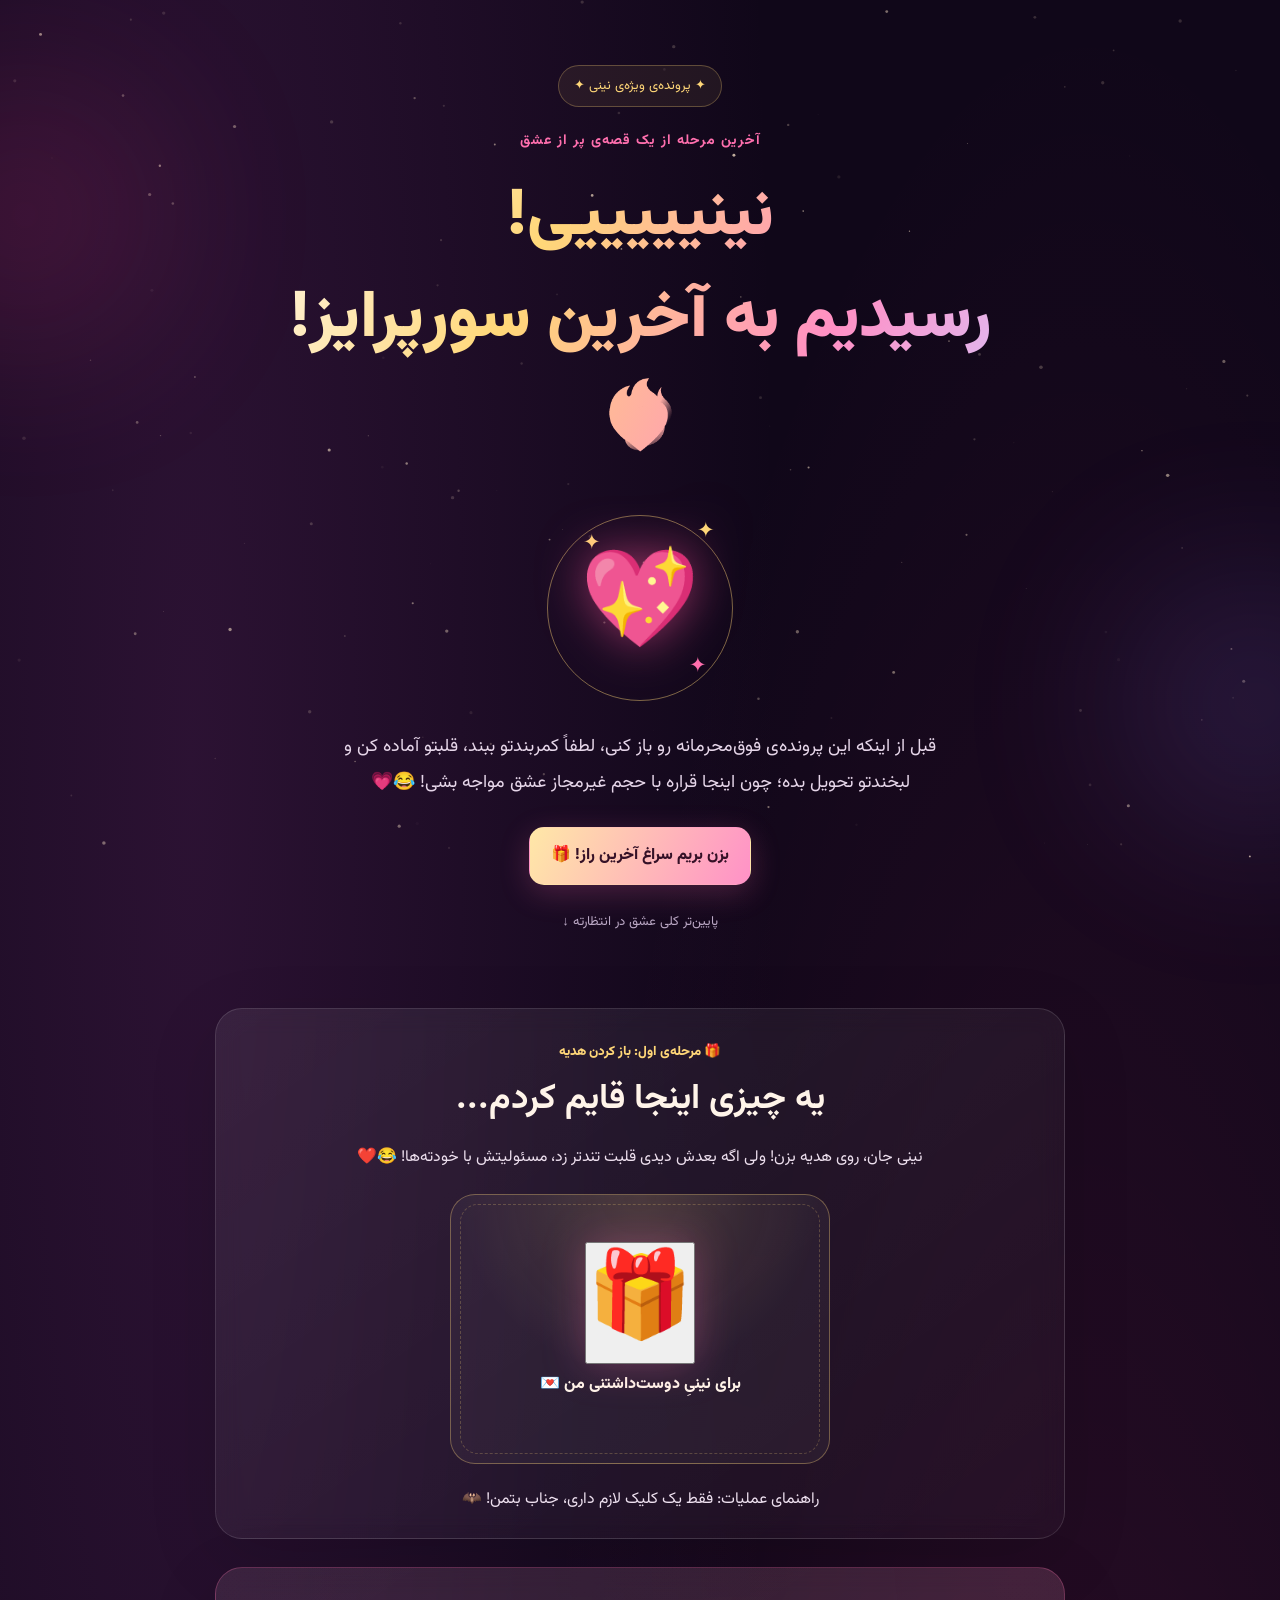
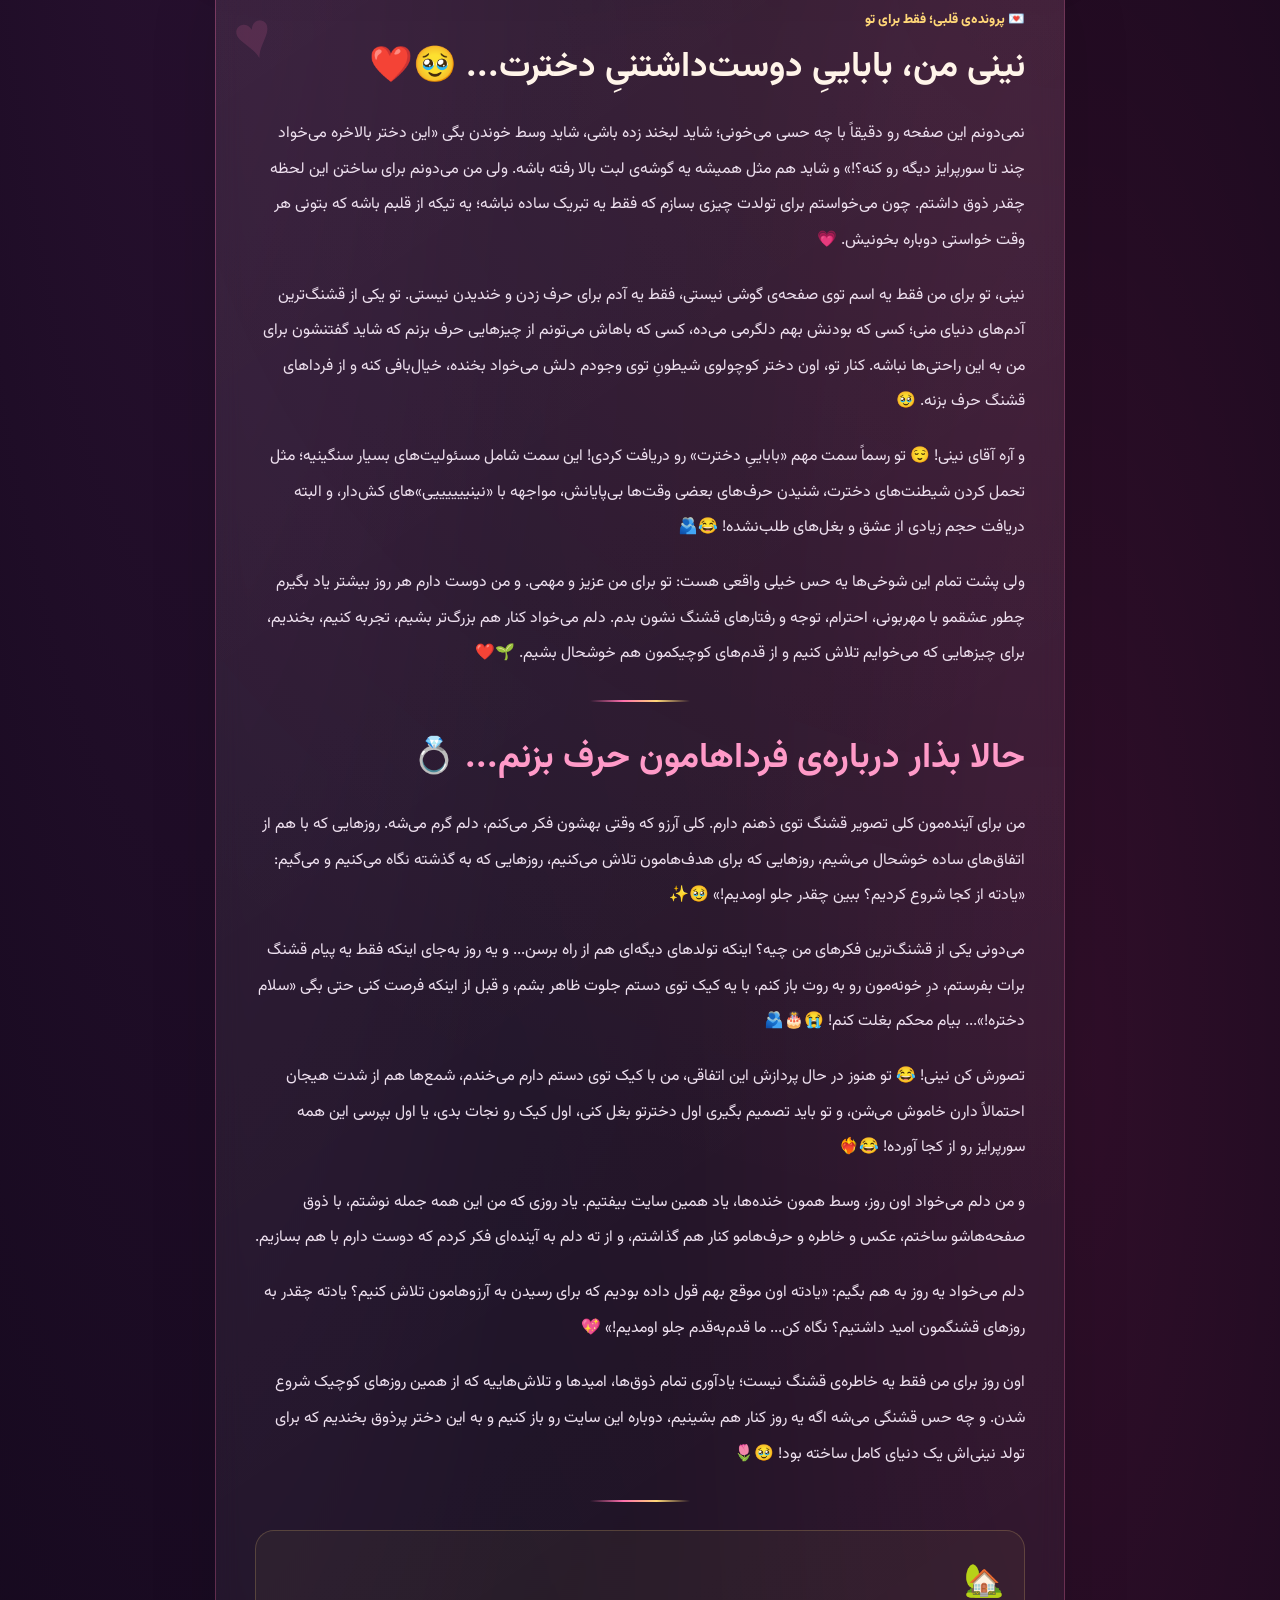
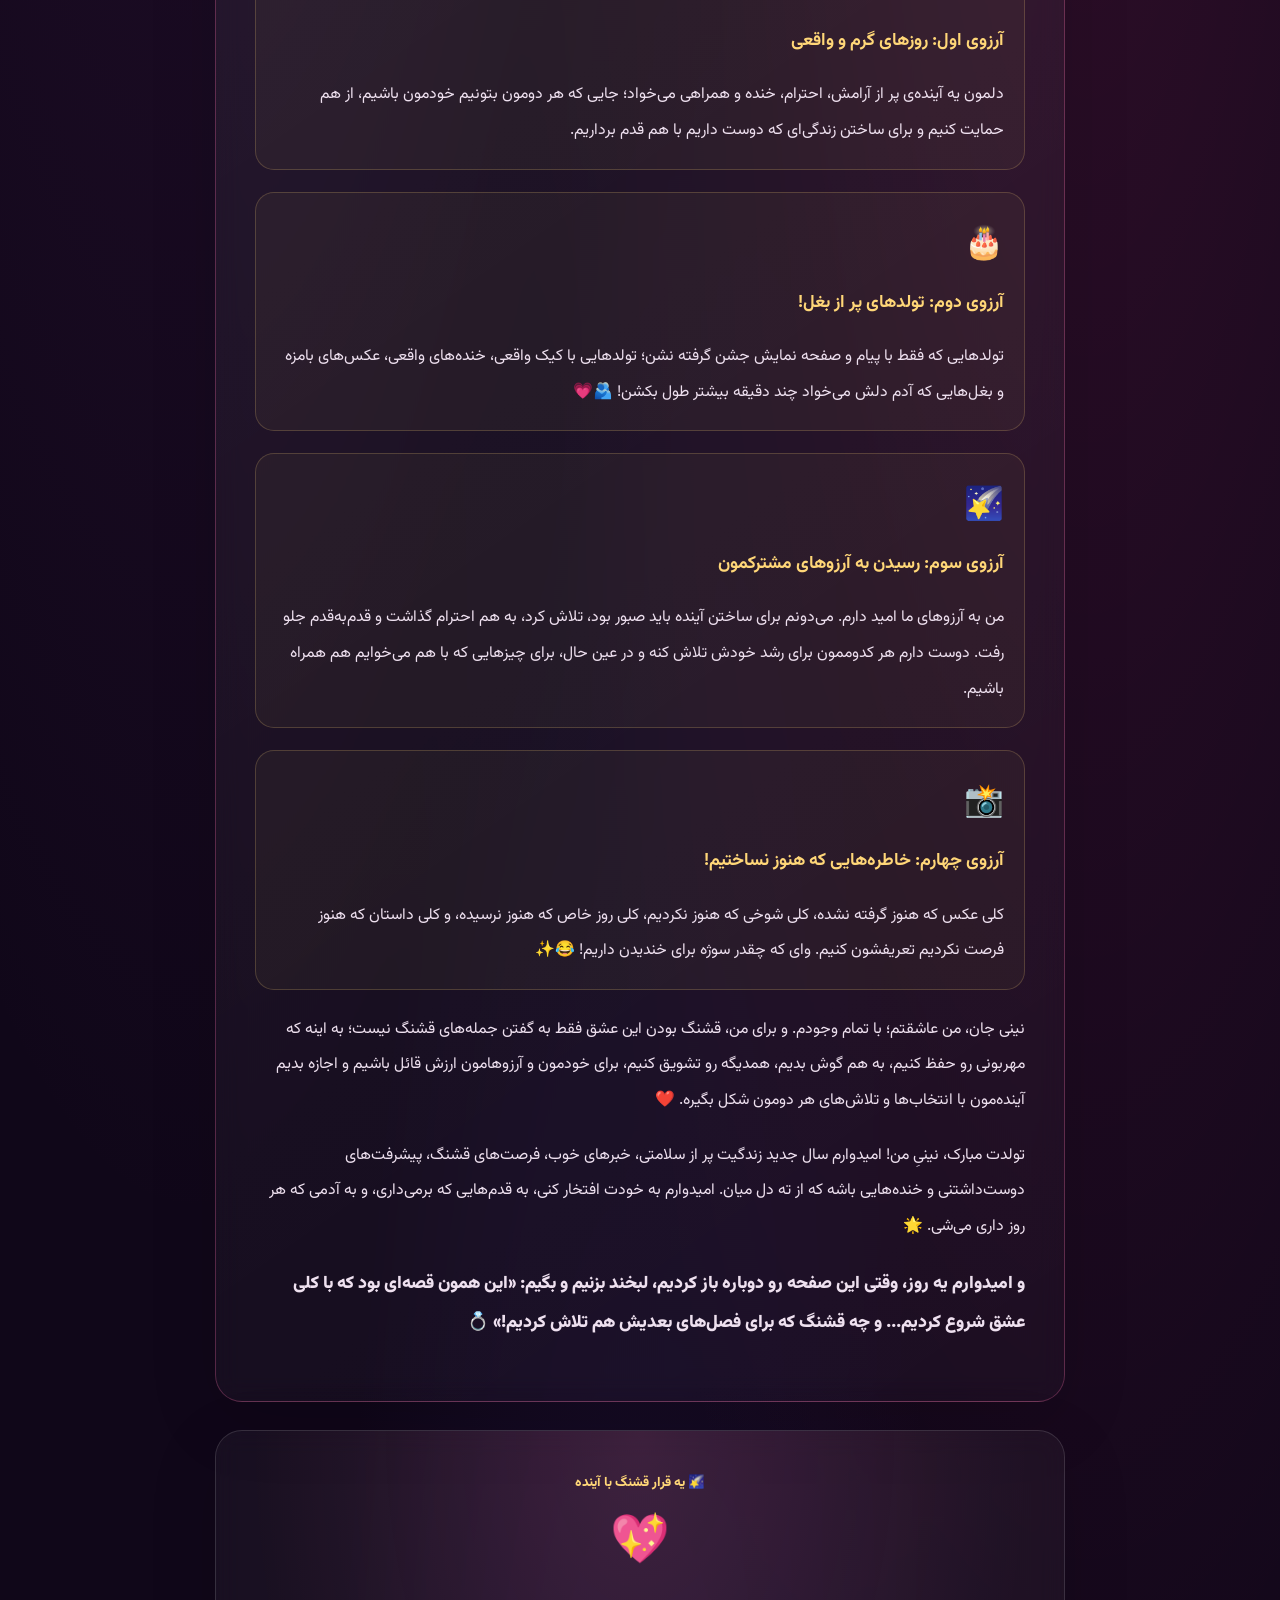
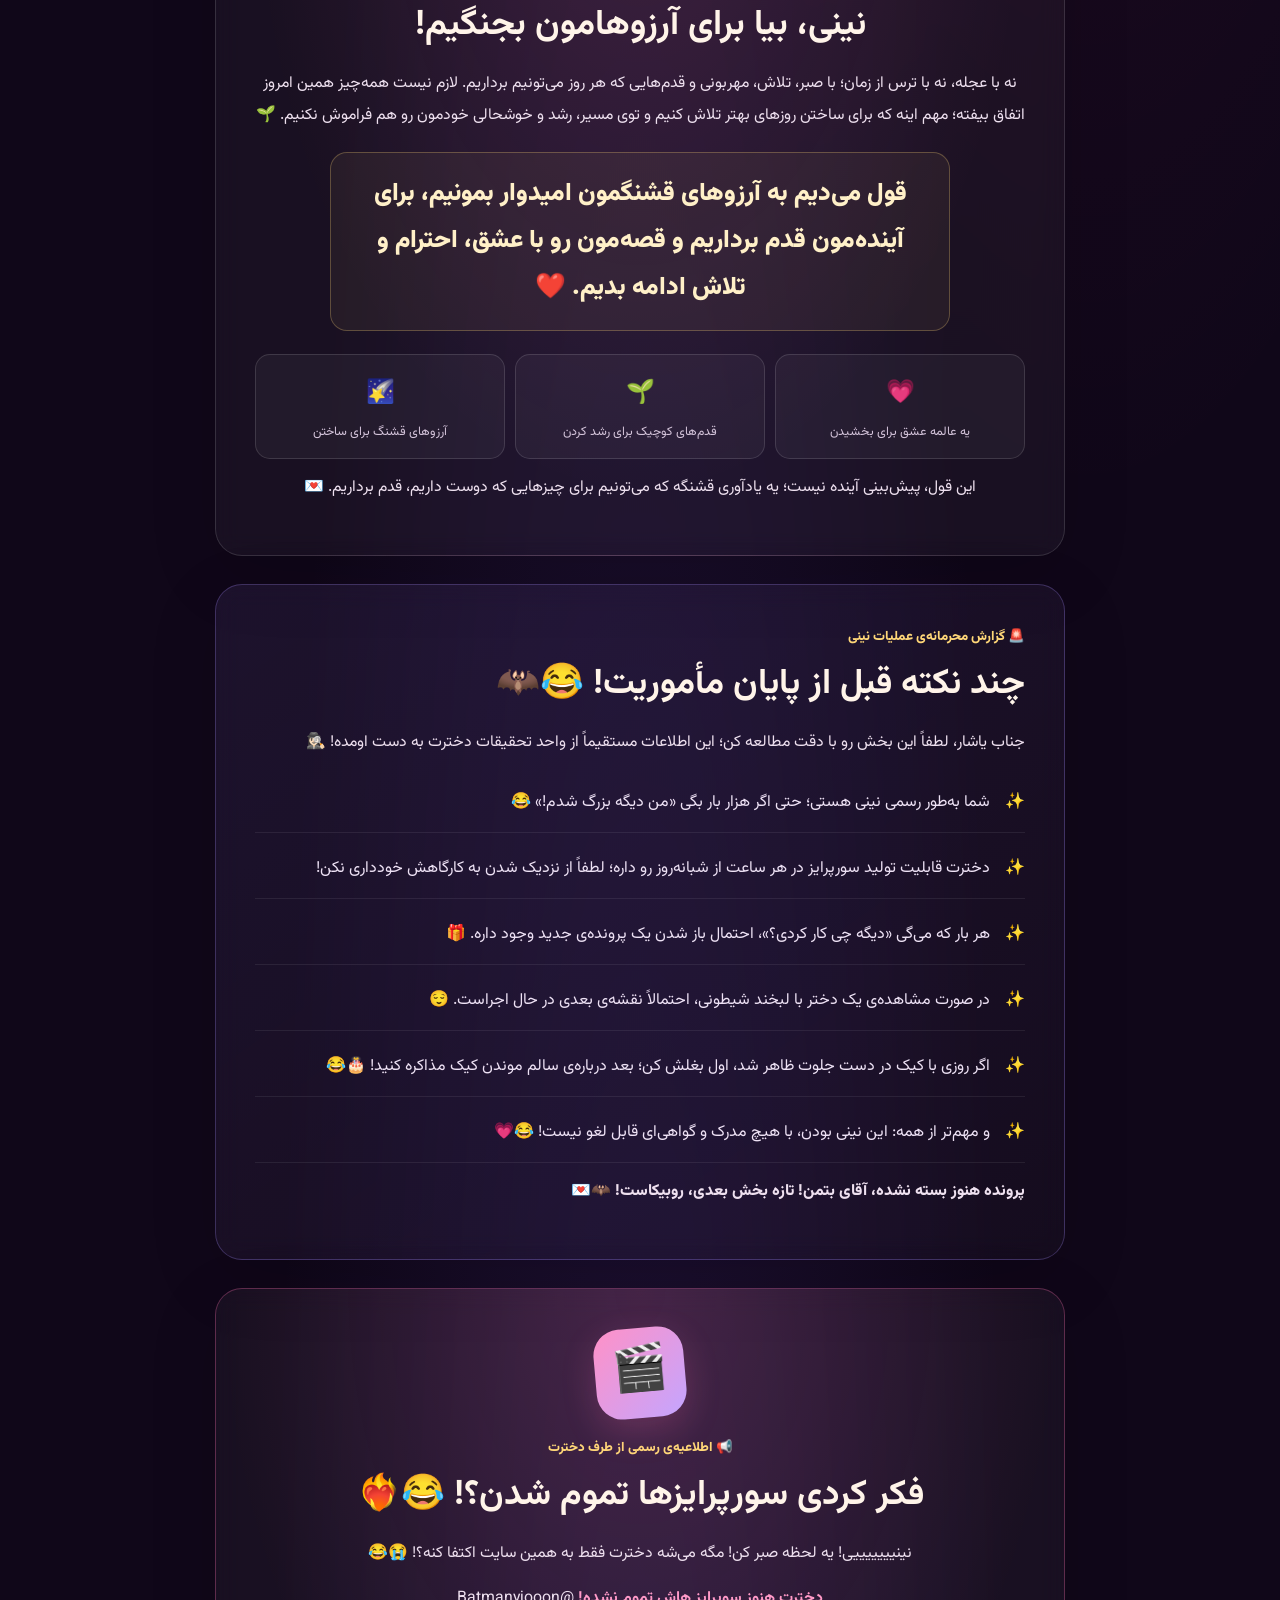
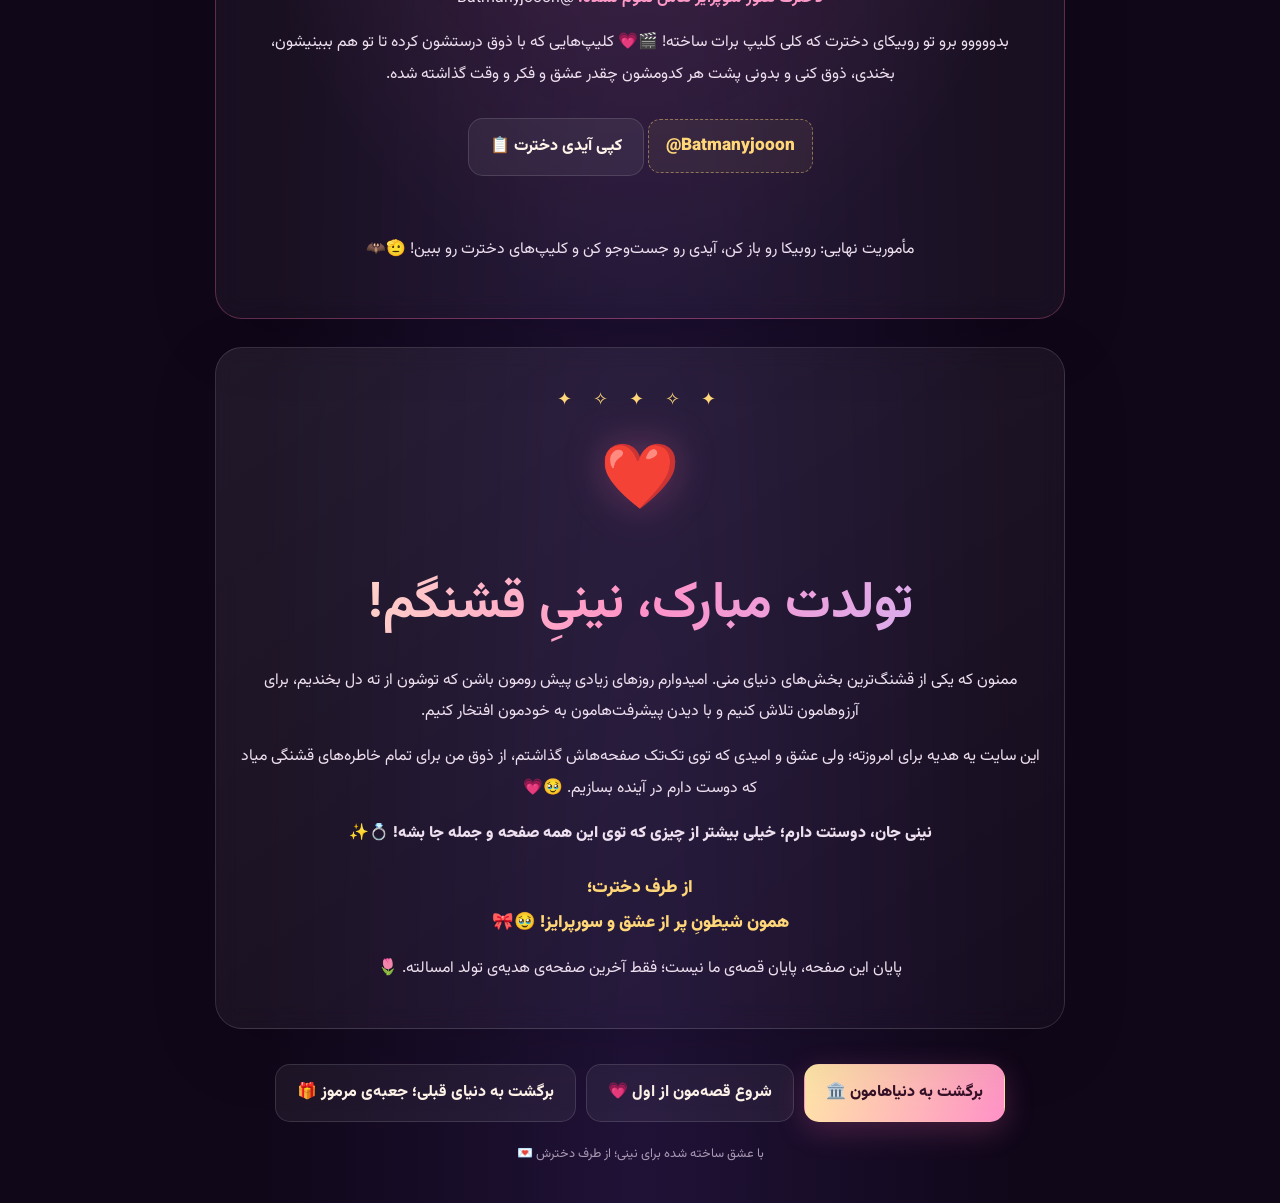
<file: final-surprise.html>
<!DOCTYPE html>
<html lang="fa" dir="rtl">
<head>
  <meta charset="UTF-8">
  <meta name="viewport" content="width=device-width, initial-scale=1.0">
  <meta name="theme-color" content="#100719">
  <title>آخرین راز قصه‌ی ما 💍❤️</title>

  <link rel="preconnect" href="https://fonts.googleapis.com">
  <link rel="preconnect" href="https://fonts.gstatic.com" crossorigin>
  <link href="https://fonts.googleapis.com/css2?family=Vazirmatn:wght@400;500;600;700;800;900&display=swap" rel="stylesheet">

  <style>
    :root {
      --pink: #ff6fae;
      --hot-pink: #ff3f92;
      --gold: #ffd778;
      --cream: #fff4e9;
      --purple: #a88bff;
      --bg: #100719;
      --panel: rgba(255, 255, 255, .075);
      --border: rgba(255, 255, 255, .13);
    }

    * {
      box-sizing: border-box;
      margin: 0;
      padding: 0;
    }

    html {
      scroll-behavior: smooth;
    }

    body {
      min-height: 100vh;
      overflow-x: hidden;
      color: var(--cream);
      background:
        radial-gradient(ellipse at 15% 10%, rgba(142, 57, 143, .22), transparent 38%),
        radial-gradient(ellipse at 85% 35%, rgba(255, 63, 146, .13), transparent 38%),
        radial-gradient(ellipse at 50% 100%, rgba(103, 67, 190, .18), transparent 42%),
        var(--bg);
      font-family: "Vazirmatn", sans-serif;
      line-height: 2;
    }

    button, a {
      font: inherit;
    }

    button {
      color: inherit;
    }

    a {
      color: inherit;
      text-decoration: none;
    }

    button:focus-visible, a:focus-visible {
      outline: 3px solid var(--gold);
      outline-offset: 5px;
    }

    #sky {
      position: fixed;
      inset: 0;
      width: 100%;
      height: 100%;
      pointer-events: none;
      z-index: 0;
    }

    .ambient {
      position: fixed;
      width: 250px;
      height: 250px;
      border-radius: 50%;
      filter: blur(95px);
      opacity: .18;
      pointer-events: none;
      z-index: 0;
      animation: ambientMove 12s ease-in-out infinite alternate;
    }

    .ambient.one {
      background: #ff3f92;
      top: 10%;
      left: -100px;
    }

    .ambient.two {
      background: #9c78ff;
      right: -100px;
      bottom: 8%;
      animation-delay: -5s;
    }

    @keyframes ambientMove {
      to {
        transform: translate(35px, -25px) scale(1.2);
      }
    }

    .page {
      position: relative;
      z-index: 1;
      width: min(100% - 30px, 850px);
      margin: auto;
      padding-bottom: 35px;
    }

    .top-label {
      display: inline-flex;
      align-items: center;
      gap: 8px;
      padding: 7px 15px;
      margin-bottom: 20px;
      border: 1px solid rgba(255, 215, 120, .28);
      border-radius: 100px;
      background: rgba(255, 215, 120, .07);
      color: var(--gold);
      font-size: .82rem;
    }

    .hero {
      min-height: 95svh;
      display: flex;
      flex-direction: column;
      align-items: center;
      justify-content: center;
      text-align: center;
      padding: 65px 0 45px;
    }

    .hero-badge {
      color: var(--pink);
      font-size: .88rem;
      font-weight: 700;
      letter-spacing: 1px;
      animation: fadeIn .9s both;
    }

    .hero h1 {
      max-width: 750px;
      margin: 13px 0;
      font-size: clamp(2rem, 8vw, 4.1rem);
      line-height: 1.55;
      font-weight: 900;
      background: linear-gradient(115deg, #fff7e9, #ffd778 35%, #ff8fc4 72%, #d6c6ff);
      -webkit-background-clip: text;
      background-clip: text;
      color: transparent;
      animation: titleIn 1.2s both;
    }

    .hero-subtitle {
      max-width: 600px;
      color: #e6d6e9;
      font-size: clamp(.95rem, 3.4vw, 1.12rem);
      animation: fadeIn 1.4s both;
    }

    .hero-art {
      position: relative;
      width: 200px;
      height: 200px;
      display: grid;
      place-items: center;
      margin: 22px auto;
    }

    .orbit {
      position: absolute;
      inset: 7px;
      border: 1px solid rgba(255, 215, 120, .45);
      border-radius: 50%;
      animation: orbit 16s linear infinite;
    }

    .orbit::before, .orbit::after {
      content: "✦";
      position: absolute;
      color: var(--gold);
      font-size: 1.3rem;
    }

    .orbit::before {
      top: 8px;
      left: 35px;
    }

    .orbit::after {
      bottom: 12px;
      right: 25px;
      color: var(--pink);
    }

    .hero-heart {
      position: relative;
      font-size: 6rem;
      filter: drop-shadow(0 0 24px rgba(255, 83, 155, .55));
      animation: heartbeat 1.6s ease-in-out infinite;
    }

    .hero-heart::after {
      content: "✦";
      position: absolute;
      top: 0;
      right: -15px;
      color: var(--gold);
      font-size: 1.3rem;
    }

    @keyframes orbit {
      to { transform: rotate(360deg); }
    }

    @keyframes heartbeat {
      0%, 100% { transform: scale(1); }
      15% { transform: scale(1.13); }
      30% { transform: scale(1); }
      45% { transform: scale(1.09); }
    }

    @keyframes titleIn {
      from { opacity: 0; transform: translateY(22px) scale(.97); }
      to { opacity: 1; transform: translateY(0) scale(1); }
    }

    @keyframes fadeIn {
      from { opacity: 0; }
      to { opacity: 1; }
    }

    .button {
      display: inline-flex;
      justify-content: center;
      align-items: center;
      gap: 8px;
      min-height: 48px;
      padding: 12px 21px;
      border: 1px solid transparent;
      border-radius: 15px;
      font-weight: 800;
      text-align: center;
      cursor: pointer;
      transition: transform .25s, box-shadow .25s, background .25s;
    }

    .button:hover {
      transform: translateY(-3px);
    }

    .button-primary {
      color: #351127;
      background: linear-gradient(115deg, #ffe8a7, #ff91c7);
      box-shadow: 0 8px 30px rgba(255, 111, 174, .22);
    }

    .button-primary:hover {
      box-shadow: 0 12px 35px rgba(255, 111, 174, .36);
    }

    .button-secondary {
      color: var(--cream);
      border-color: var(--border);
      background: rgba(255, 255, 255, .055);
    }

    .button-secondary:hover {
      background: rgba(255, 255, 255, .11);
    }

    .scroll-note {
      margin-top: 24px;
      color: #bba8c5;
      font-size: .82rem;
      animation: float 2s ease-in-out infinite;
    }

    @keyframes float {
      50% { transform: translateY(6px); }
    }

    .section {
      margin: 28px 0;
      padding: clamp(21px, 5vw, 39px);
      border: 1px solid var(--border);
      border-radius: 27px;
      background: linear-gradient(145deg, rgba(255,255,255,.075), rgba(255,255,255,.025));
      box-shadow: 0 20px 70px rgba(0,0,0,.12);
      backdrop-filter: blur(12px);
    }

    .section-kicker {
      color: var(--gold);
      font-size: .83rem;
      font-weight: 800;
    }

    .section h2 {
      margin: 5px 0 13px;
      font-size: clamp(1.45rem, 5vw, 2.2rem);
      line-height: 1.65;
    }

    .section p {
      margin: 13px 0;
      color: #eee0ef;
      font-size: .99rem;
    }

    .pink { color: #ff9ac8; }
    .gold { color: var(--gold); }
    .lavender { color: #cbbaff; }

    .reveal-wrap {
      text-align: center;
      padding: 30px 0 10px;
    }

    .reveal-box {
      position: relative;
      width: min(100%, 380px);
      min-height: 270px;
      margin: 20px auto;
      padding: 22px;
      display: flex;
      flex-direction: column;
      align-items: center;
      justify-content: center;
      border: 1px solid rgba(255,215,120,.35);
      border-radius: 25px;
      background:
        radial-gradient(circle at 50% 0%, rgba(255,215,120,.15), transparent 55%),
        rgba(255,255,255,.045);
      overflow: hidden;
    }

    .reveal-box::before {
      content: "";
      position: absolute;
      inset: 9px;
      border: 1px dashed rgba(255,215,120,.23);
      border-radius: 18px;
      pointer-events: none;
    }

    .gift {
      font-size: 5.3rem;
      line-height: 1.4;
      cursor: pointer;
      filter: drop-shadow(0 0 20px rgba(255,111,174,.3));
      animation: giftFloat 2.4s ease-in-out infinite;
      transition: transform .4s;
    }

    @keyframes giftFloat {
      0%, 100% { transform: translateY(0) rotate(-4deg); }
      50% { transform: translateY(-12px) rotate(4deg); }
    }

    .gift.opened {
      animation: giftOpen .65s ease forwards;
    }

    @keyframes giftOpen {
      40% { transform: scale(1.3) rotate(12deg); }
      100% { transform: scale(.3) rotate(30deg); opacity: 0; }
    }

    .gift-label {
      margin: 5px 0 14px;
      font-weight: 800;
    }

    .hidden-message {
      display: none;
      animation: titleIn .7s both;
    }

    .hidden-message.show {
      display: block;
    }

    .hidden-message .big-heart {
      display: block;
      font-size: 3.3rem;
      margin-bottom: 8px;
      animation: heartbeat 1.5s infinite;
    }

    .tiny-note {
      margin-top: 10px;
      color: #c7b7d0;
      font-size: .8rem;
    }

    .letter {
      position: relative;
      border-color: rgba(255,111,174,.28);
      background:
        radial-gradient(circle at 100% 0%, rgba(255,111,174,.1), transparent 40%),
        linear-gradient(145deg, rgba(255,255,255,.075), rgba(255,255,255,.025));
    }

    .letter::before {
      content: "♥";
      position: absolute;
      top: 10px;
      left: 20px;
      color: rgba(255,111,174,.14);
      font-size: 4rem;
      transform: rotate(-15deg);
    }

    .letter-content {
      position: relative;
    }

    .letter p {
      line-height: 2.25;
      margin: 19px 0;
    }

    .letter-divider {
      width: 100px;
      height: 2px;
      margin: 28px auto;
      background: linear-gradient(90deg, transparent, var(--pink), var(--gold), transparent);
    }

    .future-card {
      margin: 22px 0;
      padding: 20px;
      border-radius: 19px;
      border: 1px solid rgba(255,215,120,.2);
      background: rgba(255,215,120,.045);
    }

    .future-card .emoji {
      display: block;
      margin-bottom: 8px;
      font-size: 2rem;
    }

    .future-card h3 {
      color: var(--gold);
      font-size: 1.1rem;
      margin-bottom: 8px;
    }

    .future-card p {
      margin-bottom: 0;
    }

    .promise {
      text-align: center;
      background:
        radial-gradient(ellipse at 50% 0%, rgba(255,111,174,.14), transparent 65%),
        rgba(255,255,255,.04);
    }

    .promise-heart {
      display: inline-block;
      font-size: 3rem;
      animation: heartbeat 1.7s infinite;
    }

    .promise-line {
      margin: 20px auto;
      max-width: 620px;
      padding: 18px;
      border: 1px solid rgba(255,215,120,.27);
      border-radius: 17px;
      background: rgba(255,215,120,.055);
      color: #fff0c8;
      font-size: clamp(1.1rem, 4vw, 1.55rem);
      font-weight: 900;
      line-height: 1.9;
    }

    .future-count {
      display: grid;
      grid-template-columns: repeat(3, minmax(0, 1fr));
      gap: 10px;
      margin-top: 23px;
    }

    .count-card {
      padding: 15px 7px;
      border: 1px solid var(--border);
      border-radius: 15px;
      background: rgba(255,255,255,.045);
    }

    .count-card strong {
      display: block;
      color: var(--pink);
      font-size: 1.45rem;
    }

    .count-card span {
      display: block;
      margin-top: 5px;
      color: #d5c5db;
      font-size: .78rem;
      line-height: 1.7;
    }

    .funny-box {
      border-color: rgba(168,139,255,.27);
      background: linear-gradient(145deg, rgba(168,139,255,.09), rgba(255,255,255,.025));
    }

    .funny-list {
      list-style: none;
      margin-top: 15px;
    }

    .funny-list li {
      position: relative;
      padding: 13px 35px 13px 5px;
      margin: 7px 0;
      border-bottom: 1px solid rgba(255,255,255,.075);
      color: #eee2f5;
    }

    .funny-list li::before {
      content: "✨";
      position: absolute;
      right: 0;
      top: 13px;
    }

    .rubika-card {
      text-align: center;
      border-color: rgba(255,111,174,.3);
      background:
        radial-gradient(ellipse at 50% 0%, rgba(255,111,174,.16), transparent 70%),
        rgba(255,255,255,.04);
    }

    .rubika-icon {
      width: 90px;
      height: 90px;
      margin: 0 auto 17px;
      display: grid;
      place-items: center;
      border-radius: 26px;
      background: linear-gradient(135deg, #ff91c7, #c4a5ff);
      color: #351127;
      font-size: 2.8rem;
      box-shadow: 0 12px 35px rgba(255,111,174,.2);
      transform: rotate(-5deg);
    }

    .handle {
      display: inline-block;
      margin: 15px 0;
      padding: 9px 17px;
      border: 1px dashed rgba(255,215,120,.45);
      border-radius: 12px;
      color: var(--gold);
      background: rgba(255,215,120,.055);
      direction: ltr;
      font-weight: 900;
      font-size: 1.08rem;
      user-select: all;
    }

    .copy-status {
      min-height: 25px;
      margin-top: 8px;
      color: #baf6d7;
      font-size: .85rem;
    }

    .finale {
      position: relative;
      text-align: center;
      padding: 35px 17px 30px;
      overflow: hidden;
    }

    .finale-stars {
      color: var(--gold);
      letter-spacing: 8px;
      font-size: 1.1rem;
    }

    .finale h2 {
      margin: 17px 0;
      font-size: clamp(1.8rem, 7vw, 3.2rem);
      line-height: 1.65;
      background: linear-gradient(110deg, #fff2c9, #ff91c7, #cbbaff);
      -webkit-background-clip: text;
      background-clip: text;
      color: transparent;
    }

    .finale-heart {
      font-size: 4rem;
      animation: heartbeat 1.4s infinite;
      filter: drop-shadow(0 0 20px rgba(255,111,174,.3));
    }

    .signature {
      margin-top: 22px;
      color: var(--gold);
      font-weight: 900;
      font-size: 1.08rem;
    }

    .footer-nav {
      display: flex;
      flex-wrap: wrap;
      justify-content: center;
      gap: 10px;
      margin: 35px 0 20px;
    }

    .footer-caption {
      color: #a998b3;
      font-size: .8rem;
      text-align: center;
    }

    .confetti {
      position: fixed;
      top: -30px;
      z-index: 20;
      pointer-events: none;
      animation: confettiFall linear forwards;
      will-change: transform, opacity;
    }

    @keyframes confettiFall {
      to {
        transform: translate3d(var(--drift), 110vh, 0) rotate(700deg);
        opacity: 0;
      }
    }

    .pop {
      animation: pop .45s ease;
    }

    @keyframes pop {
      50% { transform: scale(1.035); }
    }

    @media (max-width: 520px) {
      .page {
        width: min(100% - 20px, 850px);
      }

      .hero {
        min-height: 91svh;
      }

      .hero-art {
        width: 170px;
        height: 170px;
      }

      .hero-heart {
        font-size: 5rem;
      }

      .section {
        padding: 21px 17px;
        border-radius: 22px;
      }

      .section p {
        font-size: .94rem;
      }

      .future-count {
        gap: 7px;
      }

      .count-card {
        padding: 12px 5px;
      }

      .count-card strong {
        font-size: 1.2rem;
      }

      .count-card span {
        font-size: .7rem;
      }

      .button {
        width: 100%;
      }

      .footer-nav {
        flex-direction: column;
      }

      .letter p {
        line-height: 2.1;
      }
    }

    @media (prefers-reduced-motion: reduce) {
      *, *::before, *::after {
        scroll-behavior: auto !important;
        animation-duration: .01ms !important;
        animation-iteration-count: 1 !important;
        transition-duration: .01ms !important;
      }
    }
  </style>
</head>

<body>
  <canvas id="sky" aria-hidden="true"></canvas>
  <div class="ambient one"></div>
  <div class="ambient two"></div>

  <main class="page">

    <!-- شروع سینمایی -->
    <header class="hero">
      <div class="top-label">✦ پرونده‌ی ویژه‌ی نینی ✦</div>

      <p class="hero-badge">آخرین مرحله از یک قصه‌ی پر از عشق</p>

      <h1>
        نینیییییی!<br>
        رسیدیم به آخرین سورپرایز! ❤️‍🔥
      </h1>

      <div class="hero-art" aria-hidden="true">
        <div class="orbit"></div>
        <div class="hero-heart">💖</div>
      </div>

      <p class="hero-subtitle">
        قبل از اینکه این پرونده‌ی فوق‌محرمانه رو باز کنی،
        لطفاً کمربندتو ببند، قلبتو آماده کن و لبخندتو تحویل بده؛
        چون اینجا قراره با حجم غیرمجاز عشق مواجه بشی! 😂💗
      </p>

      <a class="button button-primary" href="#last-secret" style="margin-top:25px">
        بزن بریم سراغ آخرین راز! 🎁
      </a>

      <div class="scroll-note">پایین‌تر کلی عشق در انتظارته ↓</div>
    </header>

    <!-- هدیه‌ی مخفی -->
    <section class="section reveal-wrap" id="last-secret">
      <div class="section-kicker">🎁 مرحله‌ی اول: باز کردن هدیه</div>
      <h2>یه چیزی اینجا قایم کردم...</h2>

      <p>
        نینی جان، روی هدیه بزن!
        ولی اگه بعدش دیدی قلبت تندتر زد، مسئولیتش با خودته‌ها! 😂❤️
      </p>

      <div class="reveal-box">
        <button
          class="gift"
          id="giftButton"
          aria-label="باز کردن هدیه‌ی مخفی"
          aria-expanded="false"
          type="button"
        >🎁</button>

        <div class="gift-label" id="giftLabel">برای نینیِ دوست‌داشتنی من 💌</div>

        <div class="hidden-message" id="giftMessage" aria-live="polite">
          <span class="big-heart">💖</span>
          <h3 class="gold">جایزه‌ی تو، خودِ قصه‌ی ماست!</h3>
          <p>
            یه قصه که با کلی ذوق شروع شده،
            با خاطره‌ها قشنگ‌تر شده و با آرزوهای مشترکمون
            قراره فصل‌های جذاب‌تری پیدا کنه! ✨
          </p>
          <p class="tiny-note">و البته با یک دختر که ظاهراً کارخانه‌ی سورپرایز داره! 😂</p>
        </div>
      </div>

      <p class="tiny-note">راهنمای عملیات: فقط یک کلیک لازم داری، جناب بتمن! 🦇</p>
    </section>

    <!-- نامه -->
    <section class="section letter">
      <div class="letter-content">
        <div class="section-kicker">💌 پرونده‌ی قلبی؛ فقط برای تو</div>
        <h2>نینی من، باباییِ دوست‌داشتنیِ دخترت... 🥹❤️</h2>

        <p>
          نمی‌دونم این صفحه رو دقیقاً با چه حسی می‌خونی؛
          شاید لبخند زده باشی، شاید وسط خوندن بگی
          «این دختر بالاخره می‌خواد چند تا سورپرایز دیگه رو کنه؟!»
          و شاید هم مثل همیشه یه گوشه‌ی لبت بالا رفته باشه.
          ولی من می‌دونم برای ساختن این لحظه چقدر ذوق داشتم.
          چون می‌خواستم برای تولدت چیزی بسازم که فقط یه تبریک ساده نباشه؛
          یه تیکه از قلبم باشه که بتونی هر وقت خواستی دوباره بخونیش. 💗
        </p>

        <p>
          نینی، تو برای من فقط یه اسم توی صفحه‌ی گوشی نیستی،
          فقط یه آدم برای حرف زدن و خندیدن نیستی.
          تو یکی از قشنگ‌ترین آدم‌های دنیای منی؛
          کسی که بودنش بهم دلگرمی می‌ده،
          کسی که باهاش می‌تونم از چیزهایی حرف بزنم
          که شاید گفتنشون برای من به این راحتی‌ها نباشه.
          کنار تو، اون دختر کوچولوی شیطونِ توی وجودم
          دلش می‌خواد بخنده، خیال‌بافی کنه و از فرداهای قشنگ حرف بزنه. 🥹
        </p>

        <p>
          و آره آقای نینی! 😌
          تو رسماً سمت مهم «باباییِ دخترت» رو دریافت کردی!
          این سمت شامل مسئولیت‌های بسیار سنگینیه؛
          مثل تحمل کردن شیطنت‌های دخترت،
          شنیدن حرف‌های بعضی وقت‌ها بی‌پایانش،
          مواجهه با «نینییییییی»های کش‌دار،
          و البته دریافت حجم زیادی از عشق و بغل‌های طلب‌نشده! 😂🫂
        </p>

        <p>
          ولی پشت تمام این شوخی‌ها یه حس خیلی واقعی هست:
          تو برای من عزیز و مهمی.
          و من دوست دارم هر روز بیشتر یاد بگیرم چطور
          عشقمو با مهربونی، احترام، توجه و رفتارهای قشنگ نشون بدم.
          دلم می‌خواد کنار هم بزرگ‌تر بشیم،
          تجربه کنیم، بخندیم، برای چیزهایی که می‌خوایم تلاش کنیم
          و از قدم‌های کوچیکمون هم خوشحال بشیم. 🌱❤️
        </p>

        <div class="letter-divider"></div>

        <h2 class="pink">حالا بذار درباره‌ی فرداهامون حرف بزنم... 💍</h2>

        <p>
          من برای آینده‌مون کلی تصویر قشنگ توی ذهنم دارم.
          کلی آرزو که وقتی بهشون فکر می‌کنم، دلم گرم می‌شه.
          روزهایی که با هم از اتفاق‌های ساده خوشحال می‌شیم،
          روزهایی که برای هدف‌هامون تلاش می‌کنیم،
          روزهایی که به گذشته نگاه می‌کنیم و می‌گیم:
          «یادته از کجا شروع کردیم؟ ببین چقدر جلو اومدیم!» 🥹✨
        </p>

        <p>
          می‌دونی یکی از قشنگ‌ترین فکرهای من چیه؟
          اینکه تولدهای دیگه‌ای هم از راه برسن...
          و یه روز به‌جای اینکه فقط یه پیام قشنگ برات بفرستم،
          درِ خونه‌مون رو به روت باز کنم،
          با یه کیک توی دستم جلوت ظاهر بشم،
          و قبل از اینکه فرصت کنی حتی بگی «سلام دختره!»...
          بیام محکم بغلت کنم! 😭🎂🫂
        </p>

        <p>
          تصورش کن نینی! 😂
          تو هنوز در حال پردازش این اتفاقی،
          من با کیک توی دستم دارم می‌خندم،
          شمع‌ها هم از شدت هیجان احتمالاً دارن خاموش می‌شن،
          و تو باید تصمیم بگیری اول دخترتو بغل کنی،
          اول کیک رو نجات بدی،
          یا اول بپرسی این همه سورپرایز رو از کجا آورده! 😂❤️‍🔥
        </p>

        <p>
          و من دلم می‌خواد اون روز، وسط همون خنده‌ها،
          یاد همین سایت بیفتیم.
          یاد روزی که من این همه جمله نوشتم،
          با ذوق صفحه‌هاشو ساختم،
          عکس و خاطره و حرف‌هامو کنار هم گذاشتم،
          و از ته دلم به آینده‌ای فکر کردم که دوست دارم با هم بسازیم.
        </p>

        <p>
          دلم می‌خواد یه روز به هم بگیم:
          «یادته اون موقع بهم قول داده بودیم که برای رسیدن به آرزوهامون تلاش کنیم؟
          یادته چقدر به روزهای قشنگمون امید داشتیم؟
          نگاه کن... ما قدم‌به‌قدم جلو اومدیم!» 💖
        </p>

        <p>
          اون روز برای من فقط یه خاطره‌ی قشنگ نیست؛
          یادآوری تمام ذوق‌ها، امیدها و تلاش‌هاییه که
          از همین روزهای کوچیک شروع شدن.
          و چه حس قشنگی می‌شه اگه یه روز کنار هم بشینیم،
          دوباره این سایت رو باز کنیم و به این دختر پرذوق بخندیم
          که برای تولد نینی‌اش یک دنیای کامل ساخته بود! 🥹🌷
        </p>

        <div class="letter-divider"></div>

        <div class="future-card">
          <span class="emoji">🏡</span>
          <h3>آرزوی اول: روزهای گرم و واقعی</h3>
          <p>
            دلمون یه آینده‌ی پر از آرامش، احترام، خنده و همراهی می‌خواد؛
            جایی که هر دومون بتونیم خودمون باشیم،
            از هم حمایت کنیم و برای ساختن زندگی‌ای که دوست داریم
            با هم قدم برداریم.
          </p>
        </div>

        <div class="future-card">
          <span class="emoji">🎂</span>
          <h3>آرزوی دوم: تولدهای پر از بغل!</h3>
          <p>
            تولدهایی که فقط با پیام و صفحه نمایش جشن گرفته نشن؛
            تولدهایی با کیک واقعی، خنده‌های واقعی،
            عکس‌های بامزه و بغل‌هایی که آدم دلش می‌خواد
            چند دقیقه بیشتر طول بکشن! 🫂💗
          </p>
        </div>

        <div class="future-card">
          <span class="emoji">🌠</span>
          <h3>آرزوی سوم: رسیدن به آرزوهای مشترکمون</h3>
          <p>
            من به آرزوهای ما امید دارم.
            می‌دونم برای ساختن آینده باید صبور بود،
            تلاش کرد، به هم احترام گذاشت و قدم‌به‌قدم جلو رفت.
            دوست دارم هر کدوممون برای رشد خودش تلاش کنه
            و در عین حال، برای چیزهایی که با هم می‌خوایم هم همراه باشیم.
          </p>
        </div>

        <div class="future-card">
          <span class="emoji">📸</span>
          <h3>آرزوی چهارم: خاطره‌هایی که هنوز نساختیم!</h3>
          <p>
            کلی عکس که هنوز گرفته نشده،
            کلی شوخی که هنوز نکردیم،
            کلی روز خاص که هنوز نرسیده،
            و کلی داستان که هنوز فرصت نکردیم تعریفشون کنیم.
            وای که چقدر سوژه برای خندیدن داریم! 😂✨
          </p>
        </div>

        <p>
          نینی جان، من عاشقتم؛ با تمام وجودم.
          و برای من، قشنگ بودن این عشق فقط به گفتن جمله‌های قشنگ نیست؛
          به اینه که مهربونی رو حفظ کنیم،
          به هم گوش بدیم، همدیگه رو تشویق کنیم،
          برای خودمون و آرزوهامون ارزش قائل باشیم
          و اجازه بدیم آینده‌مون با انتخاب‌ها و تلاش‌های هر دومون شکل بگیره. ❤️
        </p>

        <p>
          تولدت مبارک، نینیِ من!
          امیدوارم سال جدید زندگیت پر از سلامتی،
          خبرهای خوب، فرصت‌های قشنگ،
          پیشرفت‌های دوست‌داشتنی و خنده‌هایی باشه
          که از ته دل میان.
          امیدوارم به خودت افتخار کنی،
          به قدم‌هایی که برمی‌داری،
          و به آدمی که هر روز داری می‌شی. 🌟
        </p>

        <p class="gold" style="font-weight:900;font-size:1.1rem">
          و امیدوارم یه روز، وقتی این صفحه رو دوباره باز کردیم،
          لبخند بزنیم و بگیم:
          «این همون قصه‌ای بود که با کلی عشق شروع کردیم...
          و چه قشنگ که برای فصل‌های بعدیش هم تلاش کردیم!» 💍
        </p>
      </div>
    </section>

    <!-- قول و امید -->
    <section class="section promise">
      <div class="section-kicker">🌠 یه قرار قشنگ با آینده</div>
      <span class="promise-heart">💖</span>
      <h2>نینی، بیا برای آرزوهامون بجنگیم!</h2>

      <p>
        نه با عجله، نه با ترس از زمان؛
        با صبر، تلاش، مهربونی و قدم‌هایی که هر روز می‌تونیم برداریم.
        لازم نیست همه‌چیز همین امروز اتفاق بیفته؛
        مهم اینه که برای ساختن روزهای بهتر تلاش کنیم
        و توی مسیر، رشد و خوشحالی خودمون رو هم فراموش نکنیم. 🌱
      </p>

      <div class="promise-line">
        قول می‌دیم به آرزوهای قشنگمون امیدوار بمونیم،
        برای آینده‌مون قدم برداریم
        و قصه‌مون رو با عشق، احترام و تلاش ادامه بدیم. ❤️
      </div>

      <div class="future-count">
        <div class="count-card">
          <strong>💗</strong>
          <span>یه عالمه عشق برای بخشیدن</span>
        </div>
        <div class="count-card">
          <strong>🌱</strong>
          <span>قدم‌های کوچیک برای رشد کردن</span>
        </div>
        <div class="count-card">
          <strong>🌠</strong>
          <span>آرزوهای قشنگ برای ساختن</span>
        </div>
      </div>

      <p class="tiny-note">
        این قول، پیش‌بینی آینده نیست؛ یه یادآوری قشنگه
        که می‌تونیم برای چیزهایی که دوست داریم، قدم برداریم. 💌
      </p>
    </section>

    <!-- بخش بامزه -->
    <section class="section funny-box">
      <div class="section-kicker">🚨 گزارش محرمانه‌ی عملیات نینی</div>
      <h2>چند نکته قبل از پایان مأموریت! 😂🦇</h2>

      <p>
        جناب یاشار، لطفاً این بخش رو با دقت مطالعه کن؛
        این اطلاعات مستقیماً از واحد تحقیقات دخترت به دست اومده! 🕵🏻‍♀️
      </p>

      <ul class="funny-list">
        <li>شما به‌طور رسمی نینی هستی؛ حتی اگر هزار بار بگی «من دیگه بزرگ شدم!» 😂</li>
        <li>دخترت قابلیت تولید سورپرایز در هر ساعت از شبانه‌روز رو داره؛ لطفاً از نزدیک شدن به کارگاهش خودداری نکن!</li>
        <li>هر بار که می‌گی «دیگه چی کار کردی؟»، احتمال باز شدن یک پرونده‌ی جدید وجود داره. 🎁</li>
        <li>در صورت مشاهده‌ی یک دختر با لبخند شیطونی، احتمالاً نقشه‌ی بعدی در حال اجراست. 😌</li>
        <li>اگر روزی با کیک در دست جلوت ظاهر شد، اول بغلش کن؛ بعد درباره‌ی سالم موندن کیک مذاکره کنید! 🎂😂</li>
        <li>و مهم‌تر از همه: این نینی بودن، با هیچ مدرک و گواهی‌ای قابل لغو نیست! 😂💗</li>
      </ul>

      <p class="gold" style="font-weight:800">
        پرونده هنوز بسته نشده، آقای بتمن! تازه بخش بعدی، روبیکاست! 🦇💌
      </p>
    </section>

    <!-- سورپرایز روبیکا -->
    <section class="section rubika-card">
      <div class="rubika-icon" aria-hidden="true">🎬</div>
      <div class="section-kicker">📢 اطلاعیه‌ی رسمی از طرف دخترت</div>
      <h2>فکر کردی سورپرایزها تموم شدن؟! 😂❤️‍🔥</h2>

      <p>
        نینیییییییی! یه لحظه صبر کن!
        مگه می‌شه دخترت فقط به همین سایت اکتفا کنه؟! 😭😂
      </p>

      <p>
        <strong class="pink">دخترت هنوز سوپرایز هاش تموم نشده!</strong>
        @Batmanyjooon
      </p>

      <p>
        بدووووو برو تو روبیکای دخترت که کلی کلیپ برات ساخته! 🎬💗
        کلیپ‌هایی که با ذوق درستشون کرده تا تو هم ببینیشون،
        بخندی، ذوق کنی و بدونی پشت هر کدومشون
        چقدر عشق و فکر و وقت گذاشته شده.
      </p>

      <div class="handle">@Batmanyjooon</div>

      <button class="button button-secondary" id="copyHandle" type="button">
        کپی آیدی دخترت 📋
      </button>

      <div class="copy-status" id="copyStatus" aria-live="polite"></div>

      <p class="tiny-note">
        مأموریت نهایی: روبیکا رو باز کن، آیدی رو جست‌وجو کن
        و کلیپ‌های دخترت رو ببین! 🫡🦇
      </p>
    </section>

    <!-- پایان -->
    <section class="section finale">
      <div class="finale-stars">✦ ✧ ✦ ✧ ✦</div>

      <div class="finale-heart">❤️</div>

      <h2>
        تولدت مبارک، نینیِ قشنگم!
      </h2>

      <p>
        ممنون که یکی از قشنگ‌ترین بخش‌های دنیای منی.
        امیدوارم روزهای زیادی پیش رومون باشن
        که توشون از ته دل بخندیم،
        برای آرزوهامون تلاش کنیم
        و با دیدن پیشرفت‌هامون به خودمون افتخار کنیم.
      </p>

      <p>
        این سایت یه هدیه برای امروزته؛
        ولی عشق و امیدی که توی تک‌تک صفحه‌هاش گذاشتم،
        از ذوق من برای تمام خاطره‌های قشنگی میاد
        که دوست دارم در آینده بسازیم. 🥹💗
      </p>

      <p class="gold" style="font-weight:900">
        نینی جان، دوستت دارم؛ خیلی بیشتر از چیزی که
        توی این همه صفحه و جمله جا بشه! 💍✨
      </p>

      <div class="signature">
        از طرف دخترت؛<br>
        همون شیطونِ پر از عشق و سورپرایز! 🥹🎀
      </div>

      <p class="tiny-note">
        پایان این صفحه، پایان قصه‌ی ما نیست؛
        فقط آخرین صفحه‌ی هدیه‌ی تولد امسالته. 🌷
      </p>
    </section>

    <!-- دکمه‌های مسیر -->
    <nav class="footer-nav" aria-label="مسیرهای سایت">
      <a class="button button-primary" href="museum.html">
        برگشت به دنیا‌هامون 🏛️
      </a>

      <a class="button button-secondary" href="../index.html">
        شروع قصه‌مون از اول 💗
      </a>

      <a class="button button-secondary" href="mystery-box.html">
        برگشت به دنیای قبلی؛ جعبه‌ی مرموز 🎁
      </a>
    </nav>

    <p class="footer-caption">
      با عشق ساخته شده برای نینی؛ از طرف دخترش 💌
    </p>

  </main>

  <script>
    // ستاره‌های پس‌زمینه
    (() => {
      const canvas = document.getElementById("sky");
      const ctx = canvas.getContext("2d");

      if (!ctx) return;

      let width = 0;
      let height = 0;
      let stars = [];

      function resize() {
        const dpr = Math.min(window.devicePixelRatio || 1, 2);

        width = window.innerWidth;
        height = window.innerHeight;

        canvas.width = width * dpr;
        canvas.height = height * dpr;
        canvas.style.width = width + "px";
        canvas.style.height = height + "px";

        ctx.setTransform(dpr, 0, 0, dpr, 0, 0);

        const count = Math.min(
          150,
          Math.max(45, Math.floor((width * height) / 9000))
        );

        stars = Array.from({ length: count }, () => ({
          x: Math.random() * width,
          y: Math.random() * height,
          r: Math.random() * 1.5 + 0.3,
          a: Math.random() * 0.65 + 0.15,
          speed: Math.random() * 0.018 + 0.004,
          phase: Math.random() * Math.PI * 2
        }));
      }

      function draw(time) {
        ctx.clearRect(0, 0, width, height);

        for (const star of stars) {
          const alpha = star.a *
            (0.55 + 0.45 * Math.sin(time * star.speed + star.phase));

          ctx.beginPath();
          ctx.arc(star.x, star.y, star.r, 0, Math.PI * 2);
          ctx.fillStyle = `rgba(255, 232, 203, ${alpha})`;
          ctx.fill();
        }

        requestAnimationFrame(draw);
      }

      resize();
      window.addEventListener("resize", resize);
      requestAnimationFrame(draw);
    })();

    // باز کردن هدیه
    const giftButton = document.getElementById("giftButton");
    const giftMessage = document.getElementById("giftMessage");
    const giftLabel = document.getElementById("giftLabel");

    giftButton.addEventListener("click", () => {
      if (giftButton.classList.contains("opened")) return;

      giftButton.classList.add("opened");
      giftButton.setAttribute("aria-expanded", "true");
      giftLabel.textContent = "سورپرایزت باز شد! 💖";

      setTimeout(() => {
        giftButton.style.display = "none";
        giftLabel.style.display = "none";
        giftMessage.classList.add("show");
        burstConfetti(45);
      }, 480);
    });

    // جشن قلبی و ستاره‌ای
    function burstConfetti(amount = 25) {
      const pieces = ["💖", "💗", "✨", "🌟", "💕", "🎉", "🌸"];

      for (let i = 0; i < amount; i++) {
        const item = document.createElement("span");
        item.className = "confetti";
        item.textContent = pieces[Math.floor(Math.random() * pieces.length)];

        item.style.left = Math.random() * 100 + "vw";
        item.style.fontSize = (Math.random() * 15 + 12) + "px";
        item.style.animationDuration = (Math.random() * 2.5 + 2.8) + "s";
        item.style.setProperty("--drift", (Math.random() * 180 - 90) + "px");

        document.body.appendChild(item);
        item.addEventListener("animationend", () => item.remove(), { once: true });
      }
    }

    // کپی آیدی روبیکا
    const copyButton = document.getElementById("copyHandle");
    const copyStatus = document.getElementById("copyStatus");

    copyButton.addEventListener("click", async () => {
      const handle = "@Batmanyjooon";

      try {
        await navigator.clipboard.writeText(handle);
        copyStatus.textContent = "آیدی کپی شد! حالا برو نینی رو پیدا کن! 🎬💗";
      } catch (error) {
        copyStatus.textContent = "آیدی رو نگه دار و کپی کن: " + handle;
      }
    });

    // کمی جشن برای صفحه‌ی آخر
    let finaleCelebrated = false;

    const finale = document.querySelector(".finale");

    if ("IntersectionObserver" in window && finale) {
      const observer = new IntersectionObserver((entries) => {
        entries.forEach((entry) => {
          if (entry.isIntersecting && !finaleCelebrated) {
            finaleCelebrated = true;
            burstConfetti(55);
            observer.disconnect();
          }
        });
      }, { threshold: 0.45 });

      observer.observe(finale);
    }
  </script>
</body>
</html>
</file>
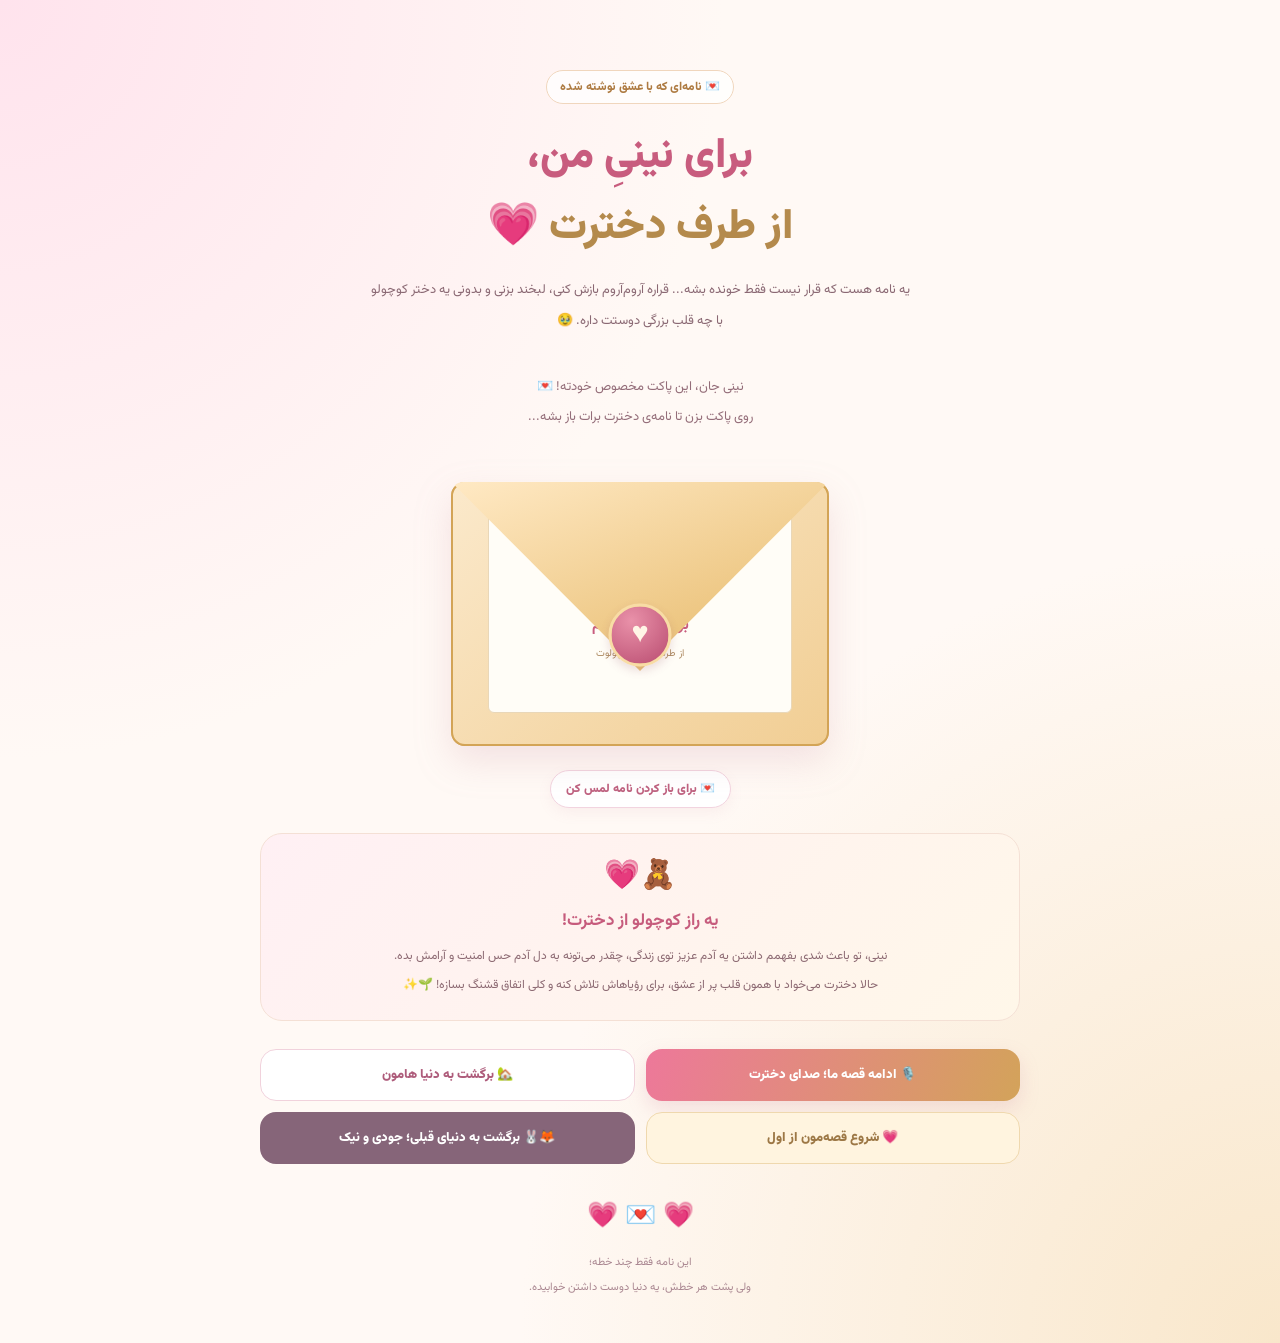
<file: letter.html>
<!DOCTYPE html>
<html lang="fa" dir="rtl">
<head>
<meta charset="UTF-8">
<meta name="viewport" content="width=device-width, initial-scale=1.0">
<meta name="theme-color" content="#fff4e8">
<title>نامه‌ای برای نینیِ من 💌</title>

<style>
@import url('https://fonts.googleapis.com/css2?family=Vazirmatn:wght@400;500;600;700;800;900&display=swap');

:root {
    --rose: #e96e91;
    --deep-rose: #c94f78;
    --gold: #d7a74f;
    --ink: #694553;
    --paper: #fffaf0;
}

* {
    box-sizing: border-box;
    margin: 0;
    padding: 0;
}

html {
    scroll-behavior: smooth;
}

body {
    min-height: 100vh;
    overflow-x: hidden;
    font-family: 'Vazirmatn', Tahoma, sans-serif;
    color: var(--ink);
    background:
        radial-gradient(ellipse at top left, #ffe3ed, transparent 40%),
        radial-gradient(ellipse at bottom right, #f9e7cb, transparent 42%),
        #fff9f5;
}

button, a {
    font-family: inherit;
}

button {
    cursor: pointer;
}

.page {
    width: min(100% - 28px, 760px);
    margin: auto;
    padding: 25px 0 42px;
}

/* ذرات نور */

.ambient {
    position: fixed;
    inset: 0;
    overflow: hidden;
    pointer-events: none;
    z-index: 0;
}

.sparkle {
    position: absolute;
    color: #d6a44c;
    opacity: 0;
    animation: sparkle 4s ease-in-out infinite;
}

@keyframes sparkle {
    0%, 100% {
        opacity: 0;
        transform: scale(.5) rotate(0);
    }
    50% {
        opacity: .7;
        transform: scale(1.2) rotate(45deg);
    }
}

main, header, footer {
    position: relative;
    z-index: 1;
}

/* سربرگ */

.hero {
    text-align: center;
    padding: 27px 18px 24px;
}

.eyebrow {
    display: inline-block;
    border: 1px solid #f0d6bd;
    border-radius: 50px;
    padding: 7px 13px;
    color: #ae7b42;
    background: #ffffffb8;
    font-size: 12px;
    font-weight: 800;
}

.hero h1 {
    margin: 18px 0 10px;
    color: #c85c7e;
    font-size: clamp(29px, 7vw, 42px);
    line-height: 1.7;
    font-weight: 900;
}

.hero h1 span {
    color: #b48a4c;
}

.hero p {
    max-width: 540px;
    margin: auto;
    font-size: 13px;
    line-height: 2.4;
    color: #8a6873;
}

/* مرحله اول: پاکت نامه */

.envelope-stage {
    margin: 12px auto 25px;
    text-align: center;
}

.instruction {
    font-size: 13px;
    line-height: 2.3;
    color: #946d79;
    margin-bottom: 25px;
}

.envelope-button {
    display: block;
    width: min(100%, 410px);
    margin: auto;
    padding: 0;
    border: 0;
    background: transparent;
    color: inherit;
    perspective: 1000px;
    -webkit-tap-highlight-color: transparent;
}

.envelope {
    position: relative;
    width: 100%;
    aspect-ratio: 1.32 / 1;
    max-height: 300px;
    margin: auto;
    filter: drop-shadow(0 15px 18px #b96e812b);
    transition: transform .4s ease;
}

.envelope-button:hover .envelope {
    transform: translateY(-5px) rotate(-1deg);
}

.envelope-back {
    position: absolute;
    inset: 8% 4% 4%;
    background: linear-gradient(140deg, #f6d9a7, #e7b969);
    border-radius: 14px;
    border: 2px solid #d3a456;
}

.envelope-front {
    position: absolute;
    inset: 8% 4% 4%;
    overflow: hidden;
    border-radius: 14px;
    background: linear-gradient(140deg, #fbe9cb, #f1ce94);
    border: 2px solid #d3a456;
    clip-path: polygon(0 0, 50% 59%, 100% 0, 100% 100%, 0 100%);
}

.envelope-flap {
    position: absolute;
    top: 8%;
    left: 4%;
    width: 92%;
    height: 63%;
    transform-origin: top center;
    background: linear-gradient(160deg, #ffe9c4, #e5b765);
    clip-path: polygon(0 0, 100% 0, 50% 100%);
    border-radius: 12px;
    z-index: 4;
    transition: transform .8s cubic-bezier(.2,.8,.2,1);
}

.envelope-letter {
    position: absolute;
    left: 13%;
    top: 17%;
    width: 74%;
    height: 68%;
    display: flex;
    flex-direction: column;
    align-items: center;
    justify-content: center;
    padding: 12px;
    background: #fffdf7;
    border: 1px solid #e9d7b8;
    border-radius: 6px;
    transition: transform .9s cubic-bezier(.2,.8,.2,1);
    z-index: 2;
}

.envelope-letter .tiny-heart {
    font-size: 27px;
}

.envelope-letter strong {
    margin-top: 7px;
    color: #c85c7e;
    font-size: clamp(12px, 3.5vw, 16px);
    line-height: 1.9;
}

.envelope-letter small {
    margin-top: 4px;
    color: #ad8a61;
    font-size: 10px;
}

.seal {
    position: absolute;
    z-index: 5;
    left: 50%;
    top: 59%;
    transform: translate(-50%, -50%);
    width: 63px;
    height: 63px;
    display: grid;
    place-items: center;
    border-radius: 50%;
    color: #fff5e6;
    font-size: 29px;
    background: radial-gradient(circle at 35% 25%, #e991a9, #b94c70);
    border: 3px solid #f8dca5;
    box-shadow: 0 4px 10px #96506c30;
    transition: opacity .35s ease, transform .35s ease;
}

.envelope-button.opened .envelope-flap {
    transform: rotateX(180deg);
    z-index: 1;
}

.envelope-button.opened .envelope-letter {
    transform: translateY(-44%);
    z-index: 6;
}

.envelope-button.opened .seal {
    opacity: 0;
    transform: translate(-50%, -50%) scale(.3);
}

.tap-label {
    display: inline-block;
    margin-top: 12px;
    padding: 9px 15px;
    border-radius: 50px;
    background: #fff;
    color: #bf6280;
    border: 1px solid #f2d4df;
    font-size: 12px;
    font-weight: 900;
    box-shadow: 0 5px 14px #c78a9d17;
}

.envelope-button.opened .tap-label {
    color: #a17b40;
}

/* نامه بازشده */

.letter-wrap {
    display: none;
    margin-top: 25px;
    animation: letterAppear 1s ease both;
}

.letter-wrap.visible {
    display: block;
}

@keyframes letterAppear {
    from {
        opacity: 0;
        transform: translateY(24px) scale(.98);
    }
    to {
        opacity: 1;
        transform: translateY(0) scale(1);
    }
}

.letter-paper {
    position: relative;
    overflow: hidden;
    padding: 29px 20px 26px;
    background:
        repeating-linear-gradient(
            to bottom,
            transparent 0,
            transparent 36px,
            #ead8c84c 37px,
            transparent 38px
        ),
        var(--paper);
    border: 1px solid #eed9bd;
    border-radius: 8px 8px 22px 22px;
    box-shadow: 0 15px 35px #a16e7620;
}

.letter-paper::before {
    content: "♡";
    position: absolute;
    top: -18px;
    left: -5px;
    font-size: 115px;
    color: #e6a8b02c;
    transform: rotate(-15deg);
}

.paper-top {
    position: relative;
    text-align: center;
    padding-bottom: 19px;
    border-bottom: 1px dashed #dcbf9d;
    margin-bottom: 23px;
}

.paper-top .flower {
    font-size: 30px;
}

.paper-top h2 {
    margin-top: 8px;
    color: #bd5979;
    font-size: 21px;
    line-height: 1.8;
    font-weight: 900;
}

.paper-top p {
    margin-top: 5px;
    font-size: 11px;
    color: #a88b6b;
}

.letter-body {
    position: relative;
    font-size: 13px;
    line-height: 2.9;
    color: #71505b;
    white-space: pre-line;
    min-height: 150px;
    overflow-wrap: anywhere;
}

.letter-body strong {
    color: #c6547b;
}

.type-cursor::after {
    content: "▍";
    display: inline-block;
    color: #c6547b;
    animation: blink .8s step-end infinite;
}

@keyframes blink {
    50% { opacity: 0; }
}

.letter-signature {
    display: none;
    margin-top: 23px;
    padding-top: 19px;
    border-top: 1px dashed #dcbf9d;
    text-align: center;
    animation: letterAppear .8s ease both;
}

.letter-signature.visible {
    display: block;
}

.letter-signature .kiss {
    font-size: 30px;
}

.letter-signature p {
    margin-top: 8px;
    color: #c6547b;
    font-size: 15px;
    font-weight: 900;
    line-height: 2.2;
}

.letter-signature small {
    display: block;
    margin-top: 8px;
    color: #9b7b68;
    font-size: 11px;
}

/* دکمه بازخوانی */

.read-again {
    display: none;
    margin: 18px auto 0;
    border: 1px solid #edc9d7;
    border-radius: 50px;
    padding: 11px 17px;
    background: #fff;
    color: #bf6280;
    font-size: 12px;
    font-weight: 900;
}

.read-again.visible {
    display: block;
}

/* پیام کوچک */

.little-message {
    margin-top: 25px;
    padding: 20px 16px;
    border-radius: 22px;
    background: linear-gradient(135deg, #fff0f4, #fff7e9);
    border: 1px solid #f4e0d5;
    text-align: center;
}

.little-message .icon {
    font-size: 29px;
}

.little-message h2 {
    margin: 8px 0;
    font-size: 17px;
    color: #c65b7c;
}

.little-message p {
    font-size: 12px;
    line-height: 2.4;
    color: #8c6972;
}

/* دکمه‌های پایین */

.navigation {
    display: grid;
    gap: 11px;
    margin-top: 28px;
}

.nav-btn {
    display: flex;
    justify-content: center;
    align-items: center;
    min-height: 52px;
    padding: 13px 14px;
    border-radius: 16px;
    text-align: center;
    text-decoration: none;
    font-size: 13px;
    font-weight: 900;
    transition: transform .2s ease;
}

.nav-btn:active {
    transform: scale(.98);
}

.primary {
    color: white;
    background: linear-gradient(110deg, #ed789a, #d3a35a);
    box-shadow: 0 8px 19px #c9849b35;
}

.secondary {
    color: #ae5c7b;
    background: #fff;
    border: 1px solid #f1d2dc;
}

.third {
    color: #9c7745;
    background: #fff4df;
    border: 1px solid #efd8ae;
}

.fourth {
    color: #fff;
    background: #866579;
}

footer {
    margin-top: 24px;
    text-align: center;
    font-size: 11px;
    color: #aa8791;
    line-height: 2.3;
}

footer .hearts {
    font-size: 25px;
    margin-bottom: 5px;
}

@media (min-width: 620px) {
    .page {
        padding-top: 35px;
    }

    .hero {
        padding-top: 35px;
    }

    .letter-paper {
        padding: 38px 35px;
    }

    .letter-body {
        font-size: 14px;
    }

    .navigation {
        grid-template-columns: repeat(2, minmax(0, 1fr));
    }
}

@media (prefers-reduced-motion: reduce) {
    *, *::before, *::after {
        animation-duration: .01ms !important;
        animation-iteration-count: 1 !important;
        scroll-behavior: auto !important;
        transition-duration: .01ms !important;
    }
}
</style>
</head>

<body>

<div class="ambient" id="ambient" aria-hidden="true"></div>

<div class="page">

<header class="hero">
    <div class="eyebrow">💌 نامه‌ای که با عشق نوشته شده</div>

    <h1>
        برای نینیِ من،<br>
        <span>از طرف دخترت</span> 💗
    </h1>

    <p>
        یه نامه هست که قرار نیست فقط خونده بشه...
        قراره آروم‌آروم بازش کنی، لبخند بزنی و بدونی
        یه دختر کوچولو با چه قلب بزرگی دوستت داره. 🥹
    </p>
</header>

<main>

<section class="envelope-stage">

    <p class="instruction">
        نینی جان، این پاکت مخصوص خودته! 💌<br>
        روی پاکت بزن تا نامه‌ی دخترت برات باز بشه...
    </p>

    <button class="envelope-button" id="envelopeButton"
        type="button" aria-label="باز کردن نامه عاشقانه">

        <div class="envelope">

            <div class="envelope-back"></div>

            <div class="envelope-letter">
                <div class="tiny-heart">💗</div>
                <strong>برای نینیِ خودم</strong>
                <small>از طرف دخترِ کوچولوت</small>
            </div>

            <div class="envelope-front"></div>
            <div class="envelope-flap"></div>

            <div class="seal">♥</div>
        </div>

        <span class="tap-label" id="tapLabel">💌 برای باز کردن نامه لمس کن</span>
    </button>

</section>

<section class="letter-wrap" id="letterWrap" aria-live="polite">

    <article class="letter-paper">

        <div class="paper-top">
            <div class="flower">🌷💌🌷</div>
            <h2>چند خط برای قشنگ‌ترین نینیِ دنیا</h2>
            <p>از قلب دخترت، با کلی بوس و یه عالمه عشق 💗</p>
        </div>

        <div class="letter-body type-cursor" id="letterBody"></div>

        <div class="letter-signature" id="letterSignature">
            <div class="kiss">💋💗🫂</div>

            <p>
                نینیِ من، باباییِ قشنگم...<br>
                دوستت دارم؛ به اندازه‌ی تمام رؤیاهایی که<br>
                دلم می‌خواد با لبخند بهشون برسیم!
            </p>

            <small>
                با عشق، از طرف دخترت؛ همون فسقلیِ پرحرف و رؤیاپردازت 😂💕
            </small>
        </div>

    </article>

    <button class="read-again" id="readAgain" type="button">
        💌 دوباره نامه‌ی دخترت رو بخون
    </button>

</section>

<section class="little-message">
    <div class="icon">🧸💗</div>

    <h2>یه راز کوچولو از دخترت!</h2>

    <p>
        نینی، تو باعث شدی بفهمم داشتن یه آدم عزیز توی زندگی،
        چقدر می‌تونه به دل آدم حس امنیت و آرامش بده.
        <br>
        حالا دخترت می‌خواد با همون قلب پر از عشق،
        برای رؤیاهاش تلاش کنه و کلی اتفاق قشنگ بسازه! 🌱✨
    </p>
</section>

<nav class="navigation" aria-label="پیمایش بین بخش‌های سایت">

    <a class="nav-btn primary" href="voice.html">
        🎙️ ادامه قصه ما؛ صدای دخترت
    </a>

    <a class="nav-btn secondary" href="museum.html">
        🏡 برگشت به دنیا هامون
    </a>

    <a class="nav-btn third" href="../index.html">
        💗 شروع قصه‌مون از اول
    </a>

    <a class="nav-btn fourth" href="judy-nick.html">
        🦊🐰 برگشت به دنیای قبلی؛ جودی و نیک
    </a>

</nav>

</main>

<footer>
    <div class="hearts">💗 💌 💗</div>
    این نامه فقط چند خطه؛<br>
    ولی پشت هر خطش، یه دنیا دوست داشتن خوابیده.
</footer>

</div>

<script>
const envelopeButton = document.getElementById('envelopeButton');
const tapLabel = document.getElementById('tapLabel');
const letterWrap = document.getElementById('letterWrap');
const letterBody = document.getElementById('letterBody');
const letterSignature = document.getElementById('letterSignature');
const readAgain = document.getElementById('readAgain');

const letterText = `سلام نینیِ قشنگم... 💗

سلام به یاشاری که برای من فقط یه اسم نیست؛
به آدمی که اومد و یه حس خیلی قشنگ رو به قلبم هدیه داد...
حسِ امنیت، حسِ تکیه‌گاه داشتن، حسِ اینکه می‌تونم یه گوشه از دنیام رو با خیال راحت بهش نشون بدم و خودِ خودم باشم. 🥹🫂

نینی جانم، می‌دونی قشنگ‌ترین قسمتِ دوست داشتنت برای من چیه؟
اینه که کنار تو، دخترِ کوچولوی درونم می‌تونه با خیال راحت ذوق کنه؛
می‌تونه شیطنت کنه، بخنده، لوس بشه، از چیزای کوچولو خوشحال بشه و با هیجان از هزار تا رؤیایی حرف بزنه که توی سرشه! 😂💗

گاهی دلم می‌خواد بیام کنارت، دستاتو بگیرم و با اون لحن دخترونه‌ی خودم بگم:
«باباییییی! بیا ببین امروز دخترت چه فکری کرده!» 😭😂💋

بعد تو هم بشینی به حرفای این فسقلی گوش بدی؛
همون فسقلی‌ای که ممکنه وسط یه حرف خیلی جدی یهو یه چیز بامزه بگه و خودش قبل از همه از خنده منفجر بشه! 😂

یاشارِ من...
تو بهم حس قشنگی از بابایی بودن دادی؛
حسی که توش می‌تونم همون دختر کوچولوی ناز باشم،
با کلی ذوق و احساس و حرفای ریز و درشت.
و در کنارش، می‌خوام دختری باشم که برای خودش آینده می‌سازه،
یاد می‌گیره، بزرگ می‌شه، تلاش می‌کنه و هر روز یه قدم به آرزوهاش نزدیک‌تر می‌شه. 🌱✨

دلم می‌خواد بهت افتخار کنم و تو هم به دخترت افتخار کنی.
دلم می‌خواد روزی که از موفقیت‌هامون حرف می‌زنیم،
با خنده یادمون بیاد که چقدر رؤیا توی سرمون داشتیم و چطور قدم‌به‌قدم براشون تلاش کردیم.

می‌خوام وقتی از آینده حرف می‌زنیم، چشم‌هامون برق بزنه!
از خونه‌ای که با سلیقه‌هامون قشنگش می‌کنیم،
از آهنگ‌هایی که باهاشون می‌رقصیم،
از غذاهایی که شاید یکیشون رو بسوزونیم و بعد کلی بهش بخندیم! 😂🍳
از عکس‌هایی که می‌گیریم،
از سفرهایی که درباره‌شون خیال‌بافی می‌کنیم،
از جشن گرفتن موفقیت‌های کوچیک و بزرگمون...
و از هزار تا خاطره‌ای که هنوز نساختیم و قراره هر کدومشون یه گوشه‌ی قشنگ از قصه‌مون بشن. 💗

نینیییی! یه چیزی بگم؟
من هنوزم همون دخترم که جودی و نیک رو برای خودمون انتخاب کرد!
همون دخترِ رؤیاپردازی که وقتی به قصه‌ی ما فکر می‌کنه،
توی ذهنش کلی صحنه‌ی قشنگ می‌سازه و برای فرداهاش ذوق می‌کنه. 🦊🐰

می‌دونی؟ من دوست دارم مثل جودی برای هدف‌هام تلاش کنم،
مثل نیک هوشمندانه فکر کنم و مثل یه تیم واقعی،
یاد بگیریم چطور بهتر همدیگه رو بفهمیم و کنار هم رشد کنیم.
نه فقط برای رسیدن به یه رؤیای قشنگ؛
برای اینکه خودمون هم آدم‌هایی بشیم که بهشون افتخار می‌کنیم. 🌷

من می‌خوام عشق توی قصه‌مون فقط یه جمله‌ی قشنگ نباشه؛
توی مهربونی‌هامون باشه،
توی احترام گذاشتن به همدیگه باشه،
توی حرف زدن و گوش دادن باشه،
توی تشویق کردن همدیگه باشه،
و توی قدم‌هایی که برای آینده‌مون برمی‌داریم. 💞

و حالا یه اعتراف خیلی مهم از طرف دخترت:
من ممکنه کلی حرف برای گفتن داشته باشم،
ممکنه وقتی ذوق می‌کنم هزار تا پیام پشت سر هم بفرستم،
ممکنه از شدت ناز کردن خودم هم نفهمم چی دارم می‌گم...
ولی یه چیز رو خیلی خوب می‌دونم:
تو برای قلب من خیلی عزیزی، نینیِ من! 😭💗💋

ممنونم که بهم این حس قشنگ رو دادی که می‌تونم کنار یه آدم عزیز،
هم دخترِ ناز و کوچولوی خودم باشم،
هم برای رؤیاهای بزرگم تلاش کنم.
دلم می‌خواد منم با عشق، مهربونی، خنده و همراهی‌م،
یه عالمه حس قشنگ به زندگی تو اضافه کنم. 🫂💗

و درباره‌ی آینده‌مون...
من به رؤیاهای قشنگمون امید دارم.
به روزهایی که با تلاش و صبر می‌سازیم،
به آرزوهایی که یکی‌یکی براشون قدم برمی‌داریم،
به لبخندهایی که بعد از رسیدن به هر کدومشون روی صورتمون می‌شینه.
می‌خوام هر دومون رشد کنیم، بدرخشیم و به خودمون افتخار کنیم. ✨

و نینیِ من، اینو از ته قلبت بشنو:
من دلم می‌خواد یه روز به این صفحه برگردیم،
این نامه رو دوباره بخونیم،
به عکس‌هامون نگاه کنیم و با خنده بگیم:
«وای، یادته اون روزا چقدر ذوق داشتیم؟ نگاه کن حالا چقدر از رؤیاهامون رو ساختیم!» 🥹💍

دخترت کلی رؤیا توی دلش داره،
کلی عشق برای تو،
کلی انگیزه برای ساختن آینده‌ش،
و یه عالمه بوس که هنوز به نینیِ عزیزش بدهکاره! 😂💋

پس بیا قدم‌به‌قدم رشد کنیم،
برای چیزهایی که دوست داریم تلاش کنیم،
هوای دل همدیگه رو داشته باشیم،
و قصه‌مون رو با انتخاب‌های قشنگ، مهربونی و عشق بنویسیم.

چون من به این قصه امید دارم...
به رؤیاهای قشنگمون،
به تلاش‌هامون،
به فرداهایی که می‌تونیم براشون برنامه بریزیم،
و به عشقی که دلم می‌خواد هر روز با رفتارهای کوچیک و واقعی نشونش بدیم. 💗

و حالاااااااااااااا...
یه جمله‌ی آخر از طرف دخترت برای نینیِ خودش:

یاشارِ من، باباییِ قشنگم،
من از ته قلبم دوستت دارم؛
برای امروز، برای رؤیاهایی که با امید می‌سازیم،
برای تمام قدم‌هایی که قراره با تلاش برداریم،
و برای اون روز قشنگی که با لبخند به هم نگاه می‌کنیم و می‌گیم:

«دیدی نینی؟ دیدی دخترت؟!
ما برای رؤیاهامون تلاش کردیم...
و بالاخره به هم می‌رسیمممممم!» 😭💗💍`;

let typingTimer = null;
let isOpened = false;

function typeLetter() {
    clearInterval(typingTimer);

    letterBody.textContent = '';
    letterBody.classList.add('type-cursor');
    letterSignature.classList.remove('visible');
    readAgain.classList.remove('visible');

    let index = 0;

    typingTimer = setInterval(() => {
        if (index >= letterText.length) {
            clearInterval(typingTimer);
            letterBody.classList.remove('type-cursor');
            letterSignature.classList.add('visible');
            readAgain.classList.add('visible');
            return;
        }

        letterBody.textContent += letterText[index];
        index++;

        // برای موبایل، نامه با متن بلند به‌صورت روان نمایش داده شود.
        if (index % 30 === 0) {
            const rect = letterBody.getBoundingClientRect();
            if (rect.bottom < 0) {
                letterBody.scrollIntoView({ block: 'end', behavior: 'smooth' });
            }
        }
    }, 23);
}

envelopeButton.addEventListener('click', () => {
    if (!isOpened) {
        isOpened = true;
        envelopeButton.classList.add('opened');
        tapLabel.textContent = '💗 نامه‌ات داره باز می‌شه...';

        setTimeout(() => {
            letterWrap.classList.add('visible');
            tapLabel.textContent = '💌 نامه‌ی نینی باز شد!';
            typeLetter();

            setTimeout(() => {
                letterWrap.scrollIntoView({
                    behavior: 'smooth',
                    block: 'start'
                });
            }, 250);
        }, 800);
    } else {
        letterWrap.classList.toggle('visible');

        if (letterWrap.classList.contains('visible')) {
            letterWrap.scrollIntoView({
                behavior: 'smooth',
                block: 'start'
            });
        }
    }
});

readAgain.addEventListener('click', () => {
    typeLetter();
    letterWrap.scrollIntoView({
        behavior: 'smooth',
        block: 'start'
    });
});

// ستاره‌های طلایی کوچک
const ambient = document.getElementById('ambient');

for (let i = 0; i < 22; i++) {
    const star = document.createElement('span');
    star.className = 'sparkle';
    star.textContent = ['✦', '✧', '♡'][i % 3];
    star.style.left = (Math.random() * 100) + '%';
    star.style.top = (Math.random() * 100) + '%';
    star.style.fontSize = (10 + Math.random() * 15) + 'px';
    star.style.animationDelay = (Math.random() * 4) + 's';
    ambient.appendChild(star);
}
</script>

</body>
</html>
</file>
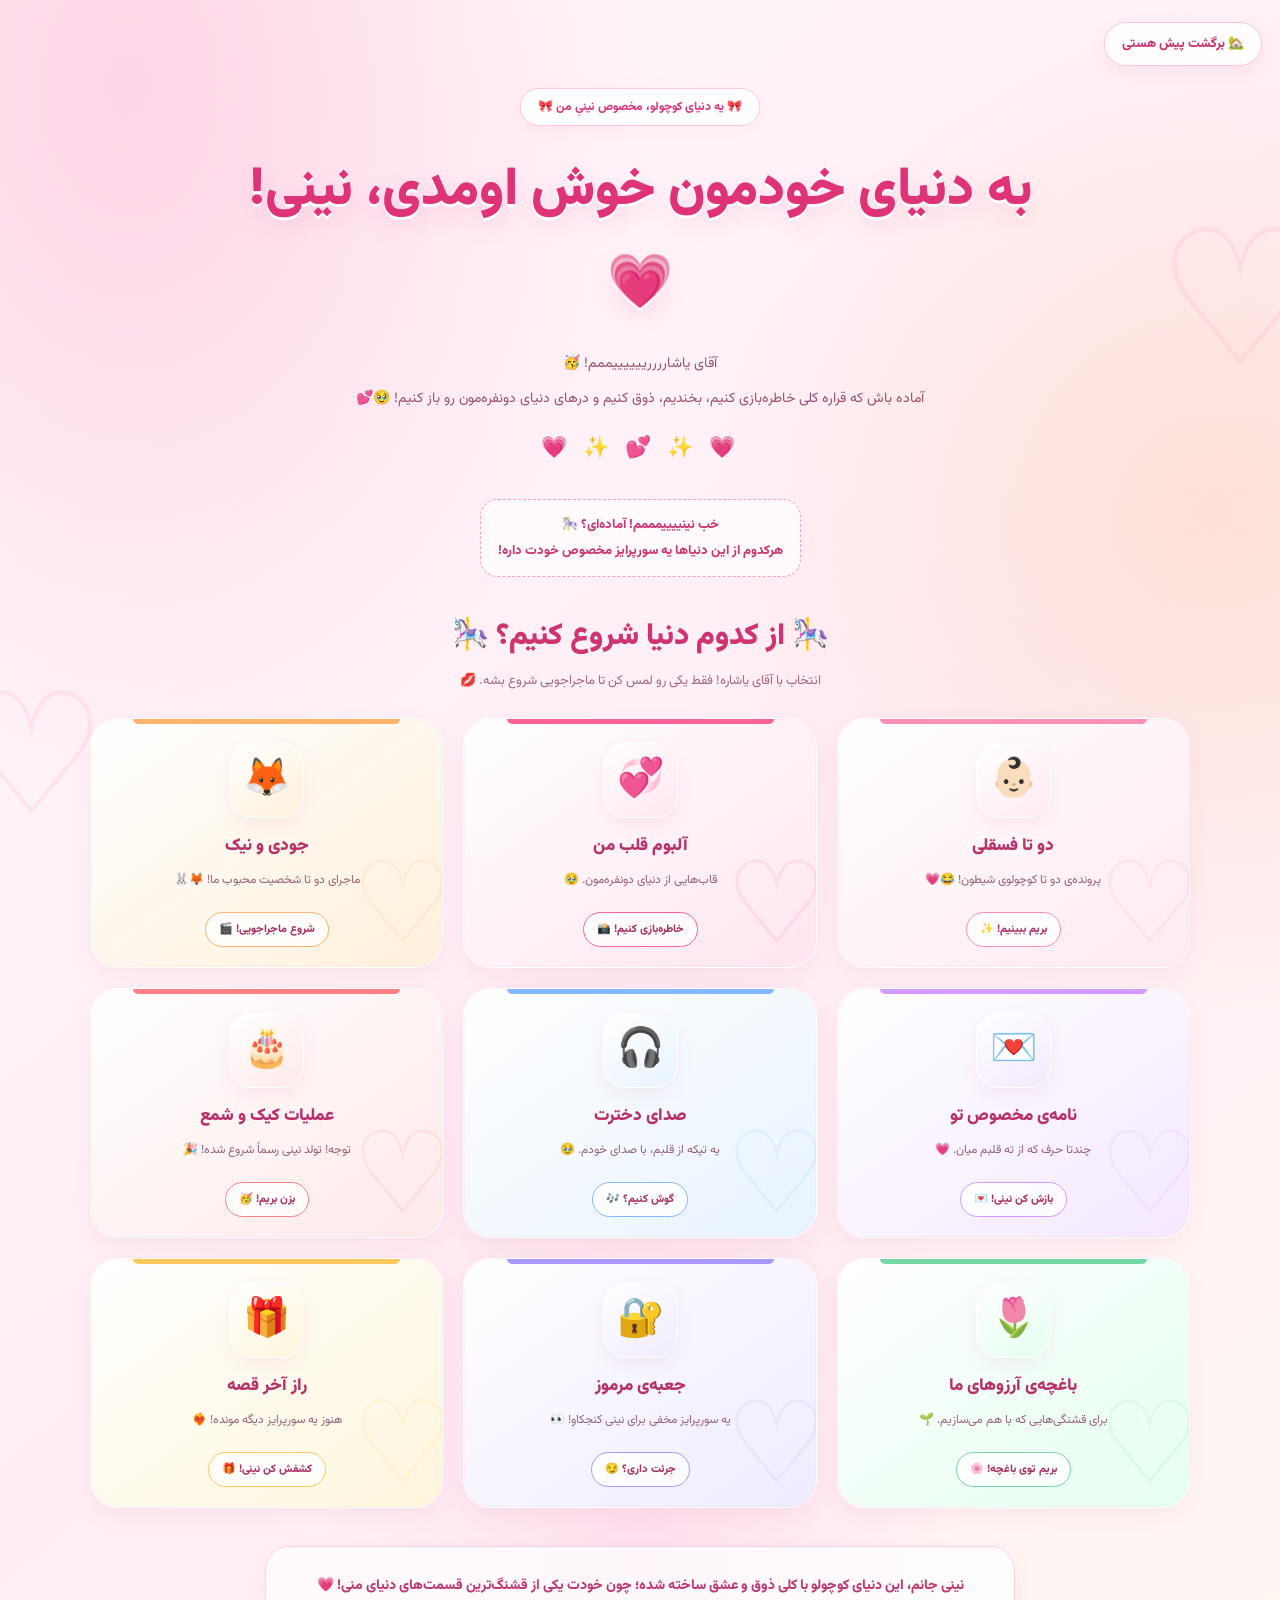
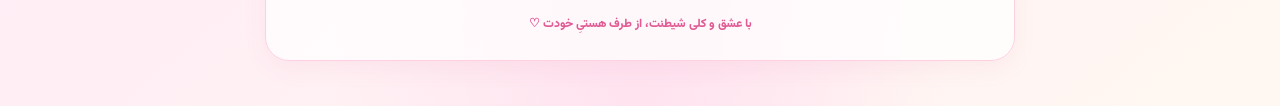
<file: museum.html>
<!DOCTYPE html>
<html lang="fa" dir="rtl">
<head>
<meta charset="UTF-8">
<meta name="viewport" content="width=device-width, initial-scale=1.0">
<meta name="theme-color" content="#ffedf5">
<title>دنیای ما   تولد نینی 💗</title>

<style>
@import url('https://fonts.googleapis.com/css2?family=Vazirmatn:wght@400;500;600;700;800;900&display=swap');

:root {
  --pink: #ff5795;
  --deep: #dc286b;
  --red: #ff506c;
  --text: #77324f;
  --white: #fff;
}

* {
  box-sizing: border-box;
}

html {
  scroll-behavior: smooth;
}

body {
  margin: 0;
  font-family: 'Vazirmatn', Tahoma, sans-serif;
  color: var(--text);
  background: #fff5fa;
}

button, a {
  font-family: inherit;
}

a {
  -webkit-tap-highlight-color: transparent;
}

.page {
  min-height: 100vh;
  position: relative;
  overflow: hidden;
  padding: 22px 18px 45px;
  background:
    radial-gradient(ellipse at 10% 5%, #ffd5e7 0, transparent 32%),
    radial-gradient(ellipse at 95% 30%, #ffe1d9 0, transparent 30%),
    radial-gradient(ellipse at 50% 90%, #ffe0ef 0, transparent 35%),
    linear-gradient(140deg, #fff9fc, #ffedf5 55%, #fff8f2);
}

.page::before {
  content: "♡";
  position: absolute;
  top: 170px;
  right: -45px;
  font-size: 190px;
  color: #ff85b5;
  opacity: .12;
  pointer-events: none;
  animation: float 6s ease-in-out infinite;
}

.page::after {
  content: "♡";
  position: absolute;
  top: 640px;
  left: -45px;
  font-size: 170px;
  color: #ff85b5;
  opacity: .12;
  pointer-events: none;
  animation: float 8s ease-in-out infinite reverse;
}

.back {
  display: inline-flex;
  align-items: center;
  gap: 7px;
  position: relative;
  z-index: 2;
  padding: 11px 17px;
  background: #ffffffd9;
  border: 1px solid #ffc6dc;
  border-radius: 50px;
  color: #c93470;
  font-weight: 800;
  font-size: 13px;
  text-decoration: none;
  box-shadow: 0 6px 18px #d83e7812;
  transition: .25s;
}

.back:hover {
  transform: translateY(-3px);
  box-shadow: 0 10px 25px #d83e7822;
}

.hero {
  position: relative;
  z-index: 1;
  max-width: 850px;
  margin: 22px auto 36px;
  text-align: center;
  animation: enter .8s ease both;
}

.badge {
  display: inline-block;
  padding: 9px 17px;
  border: 1px solid #ffc7dd;
  border-radius: 50px;
  background: #ffffffd9;
  color: #d83d7b;
  font-size: 12px;
  font-weight: 800;
  box-shadow: 0 5px 20px #e65b9510;
}

.hero h1 {
  margin: 18px 0 12px;
  font-size: clamp(29px, 6vw, 53px);
  font-weight: 900;
  line-height: 1.8;
  color: #df3378;
  text-shadow: 0 3px #fff, 0 9px 25px #f36c9c35;
  animation: titlePulse 3s ease-in-out infinite;
}

.hero p {
  max-width: 650px;
  margin: 0 auto;
  font-size: 14px;
  line-height: 2.5;
  color: #97506e;
}

.sparkles {
  margin: 15px 0;
  font-size: 21px;
  letter-spacing: 5px;
  animation: sparkle 2s ease-in-out infinite;
}

.instruction {
  display: inline-block;
  margin-top: 19px;
  padding: 12px 17px;
  border-radius: 18px;
  border: 1px dashed #ff9ec3;
  background: #ffffffa8;
  color: #c93873;
  font-weight: 800;
  font-size: 13px;
  line-height: 2;
}

.section-heading {
  position: relative;
  z-index: 1;
  margin: 0 auto 24px;
  text-align: center;
}

.section-heading h2 {
  margin: 0 0 8px;
  font-size: clamp(21px, 4vw, 30px);
  font-weight: 900;
  color: #cf3471;
}

.section-heading p {
  margin: 0;
  color: #a46681;
  font-size: 13px;
  line-height: 2;
}

.grid {
  position: relative;
  z-index: 1;
  display: grid;
  grid-template-columns: repeat(3, minmax(0, 1fr));
  gap: 20px;
  max-width: 1100px;
  margin: auto;
}

.card {
  --accent: #ff77a9;
  --pale: #fff0f6;
  position: relative;
  display: flex;
  flex-direction: column;
  align-items: center;
  justify-content: center;
  min-width: 0;
  min-height: 250px;
  padding: 24px 16px 20px;
  overflow: hidden;
  text-align: center;
  text-decoration: none;
  color: var(--text);
  background: linear-gradient(145deg, #fff, var(--pale));
  border: 1px solid #ffffff;
  border-radius: 28px;
  box-shadow: 0 9px 25px #b8427110, inset 0 0 0 1px #ffb4d022;
  transition: transform .3s ease, box-shadow .3s ease;
  animation: enter .7s ease both;
}

.card:nth-child(1) { --accent:#ff8fb5; --pale:#ffeaf2; }
.card:nth-child(2) { --accent:#ff6199; --pale:#ffe5f0; }
.card:nth-child(3) { --accent:#ffb36b; --pale:#fff0db; }
.card:nth-child(4) { --accent:#d39aff; --pale:#f4e8ff; }
.card:nth-child(5) { --accent:#83baff; --pale:#e8f3ff; }
.card:nth-child(6) { --accent:#ff8086; --pale:#ffe9e9; }
.card:nth-child(7) { --accent:#76d6a3; --pale:#e5fff0; }
.card:nth-child(8) { --accent:#aa98ff; --pale:#efebff; }
.card:nth-child(9) { --accent:#ffc85b; --pale:#fff6dc; }

.card:nth-child(2) { animation-delay:.05s; }
.card:nth-child(3) { animation-delay:.1s; }
.card:nth-child(4) { animation-delay:.15s; }
.card:nth-child(5) { animation-delay:.2s; }
.card:nth-child(6) { animation-delay:.25s; }
.card:nth-child(7) { animation-delay:.3s; }
.card:nth-child(8) { animation-delay:.35s; }
.card:nth-child(9) { animation-delay:.4s; }

.card::before {
  content: "";
  position: absolute;
  top: 0;
  left: 12%;
  right: 12%;
  height: 5px;
  background: var(--accent);
  border-radius: 0 0 10px 10px;
}

.card::after {
  content: "♡";
  position: absolute;
  right: -12px;
  bottom: -38px;
  font-size: 115px;
  color: var(--accent);
  opacity: .12;
  transition: transform .4s;
  pointer-events: none;
}

.card:hover {
  transform: translateY(-8px) scale(1.02);
  box-shadow: 0 18px 36px #bd47751f;
}

.card:hover::after {
  transform: rotate(-15deg) scale(1.2);
}

.card:active {
  transform: scale(.97);
}

.icon {
  display: grid;
  place-items: center;
  width: 75px;
  height: 75px;
  margin-bottom: 13px;
  border-radius: 23px;
  background: linear-gradient(145deg, #fff, var(--pale));
  border: 1px solid #ffffff;
  box-shadow: 0 7px 17px #b8427114;
  font-size: 38px;
  transition: transform .3s;
}

.card:hover .icon {
  transform: translateY(-4px) rotate(-6deg) scale(1.08);
}

.card h3 {
  margin: 0 0 7px;
  font-size: 17px;
  font-weight: 900;
  color: #b83269;
  line-height: 1.8;
}

.card p {
  margin: 0 0 15px;
  font-size: 12px;
  color: #98617a;
  line-height: 2.1;
}

.action {
  display: inline-block;
  margin-top: auto;
  padding: 8px 13px;
  background: #ffffffc9;
  border: 1px solid var(--accent);
  border-radius: 30px;
  color: #a83265;
  font-size: 11px;
  font-weight: 800;
  transition: .25s;
}

.card:hover .action {
  background: var(--accent);
  color: white;
}

.footer {
  position: relative;
  z-index: 1;
  max-width: 750px;
  margin: 38px auto 0;
  padding: 24px 17px;
  border: 1px solid #ffd0e2;
  border-radius: 24px;
  background: #ffffffbd;
  text-align: center;
  box-shadow: 0 8px 25px #bd477510;
}

.footer p {
  margin: 0 0 9px;
  color: #bd3973;
  font-weight: 800;
  line-height: 2.2;
  font-size: 14px;
}

.footer span {
  color: #e15b94;
  font-weight: 800;
  font-size: 12px;
}

.confetti {
  position: fixed;
  top: -30px;
  z-index: 10;
  pointer-events: none;
  animation: fall linear forwards;
}

@keyframes enter {
  from { opacity: 0; transform: translateY(18px); }
  to { opacity: 1; transform: translateY(0); }
}

@keyframes float {
  0%, 100% { transform: translateY(0) rotate(-8deg); }
  50% { transform: translateY(-18px) rotate(7deg); }
}

@keyframes titlePulse {
  0%, 100% { transform: scale(1); }
  50% { transform: scale(1.015); }
}

@keyframes sparkle {
  0%, 100% { opacity: .65; }
  50% { opacity: 1; }
}

@keyframes fall {
  to {
    transform: translateY(110vh) rotate(540deg);
    opacity: 0;
  }
}

@media (max-width: 800px) {
  .grid {
    grid-template-columns: repeat(2, minmax(0, 1fr));
    gap: 14px;
  }

  .card {
    min-height: 230px;
    padding: 20px 12px;
  }
}

@media (max-width: 420px) {
  .page {
    padding: 14px 11px 30px;
  }

  .hero {
    margin-top: 19px;
  }

  .hero h1 {
    font-size: 27px;
  }

  .hero p {
    font-size: 12px;
  }

  .grid {
    gap: 11px;
  }

  .card {
    min-height: 220px;
    padding: 17px 8px;
    border-radius: 22px;
  }

  .icon {
    width: 61px;
    height: 61px;
    border-radius: 19px;
    font-size: 31px;
  }

  .card h3 {
    font-size: 14px;
  }

  .card p {
    font-size: 11px;
  }

  .action {
    padding: 7px 9px;
    font-size: 10px;
  }
}

@media (prefers-reduced-motion: reduce) {
  *, *::before, *::after {
    animation: none !important;
    transition: none !important;
    scroll-behavior: auto !important;
  }
}
</style>
</head>

<body>
<main class="page">

  <a href="../index.html" class="back">🏡 برگشت پیش هستی</a>

  <header class="hero">
    <div class="badge">🎀 یه دنیای کوچولو، مخصوص نینیِ من 🎀</div>

    <h1>به دنیای خودمون خوش اومدی، نینی! 💗</h1>

    <p>
      آقای یاشاررررییییییممم! 🥳<br>
      آماده باش که قراره کلی خاطره‌بازی کنیم،
      بخندیم، ذوق کنیم و درهای دنیای دونفره‌مون رو باز کنیم! 🥹💕
    </p>

    <div class="sparkles">💗 ✨ 💕 ✨ 💗</div>

    <div class="instruction">
      خب نینییییمممم! آماده‌ای؟ 🎠<br>
      هرکدوم از این دنیاها یه سورپرایز مخصوص خودت داره!
    </div>
  </header>

  <section class="section-heading">
    <h2>🎠 از کدوم دنیا شروع کنیم؟ 🎠</h2>
    <p>انتخاب با آقای یاشاره! فقط یکی رو لمس کن تا ماجراجویی شروع بشه. 💋</p>
  </section>

  <section class="grid">

    <a class="card" href="childhood.html">
      <span class="icon">👶🏻</span>
      <h3>دو تا فسقلی</h3>
      <p>پرونده‌ی دو تا کوچولوی شیطون! 😂💗</p>
      <span class="action">بریم ببینیم! ✨</span>
    </a>

    <a class="card" href="our-memories.html">
      <span class="icon">💞</span>
      <h3>آلبوم قلب من</h3>
      <p>قاب‌هایی از دنیای دونفره‌مون. 🥹</p>
      <span class="action">خاطره‌بازی کنیم! 📸</span>
    </a>

    <a class="card" href="judy-nick.html">
      <span class="icon">🦊</span>
      <h3>جودی و نیک</h3>
      <p>ماجرای دو تا شخصیت محبوب ما! 🦊🐰</p>
      <span class="action">شروع ماجراجویی! 🎬</span>
    </a>

    <a class="card" href="letter.html">
      <span class="icon">💌</span>
      <h3>نامه‌ی مخصوص تو</h3>
      <p>چندتا حرف که از ته قلبم میان. 💗</p>
      <span class="action">بازش کن نینی! 💌</span>
    </a>

    <a class="card" href="voice.html">
      <span class="icon">🎧</span>
      <h3>صدای دخترت</h3>
      <p>یه تیکه از قلبم، با صدای خودم. 🥹</p>
      <span class="action">گوش کنیم؟ 🎶</span>
    </a>

    <a class="card" href="cake.html">
      <span class="icon">🎂</span>
      <h3>عملیات کیک و شمع</h3>
      <p>توجه! تولد نینی رسماً شروع شده! 🎉</p>
      <span class="action">بزن بریم! 🥳</span>
    </a>

    <a class="card" href="dream-garden.html">
      <span class="icon">🌷</span>
      <h3>باغچه‌ی آرزوهای ما</h3>
      <p>برای قشنگی‌هایی که با هم می‌سازیم. 🌱</p>
      <span class="action">بریم توی باغچه! 🌸</span>
    </a>

    <a class="card" href="mystery-box.html">
      <span class="icon">🔐</span>
      <h3>جعبه‌ی مرموز</h3>
      <p>یه سورپرایز مخفی برای نینی کنجکاو! 👀</p>
      <span class="action">جرئت داری؟ 😏</span>
    </a>

    <a class="card" href="final-surprise.html">
      <span class="icon">🎁</span>
      <h3>راز آخر قصه</h3>
      <p>هنوز یه سورپرایز دیگه مونده! ❤️‍🔥</p>
      <span class="action">کشفش کن نینی! 🎁</span>
    </a>

  </section>

  <footer class="footer">
    <p>
      نینی جانم، این دنیای کوچولو با کلی ذوق و عشق ساخته شده؛
      چون خودت یکی از قشنگ‌ترین قسمت‌های دنیای منی! 💗
    </p>
    <span>با عشق و کلی شیطنت، از طرف هستیِ خودت ♡</span>
  </footer>

</main>

<script>
(() => {
  const reduceMotion = window.matchMedia(
    '(prefers-reduced-motion: reduce)'
  ).matches;

  if (reduceMotion) return;

  const symbols = ['💗', '💕', '✨', '🌸', '♡'];

  function createConfetti() {
    const item = document.createElement('span');
    item.className = 'confetti';
    item.textContent = symbols[
      Math.floor(Math.random() * symbols.length)
    ];

    item.style.left = Math.random() * 100 + 'vw';
    item.style.fontSize = (12 + Math.random() * 15) + 'px';
    item.style.opacity = (0.45 + Math.random() * 0.5).toString();
    item.style.animationDuration = (6 + Math.random() * 5) + 's';

    document.body.appendChild(item);

    setTimeout(() => item.remove(), 12000);
  }

  setInterval(createConfetti, 1100);
})();
</script>

</body>
</html>
</file>
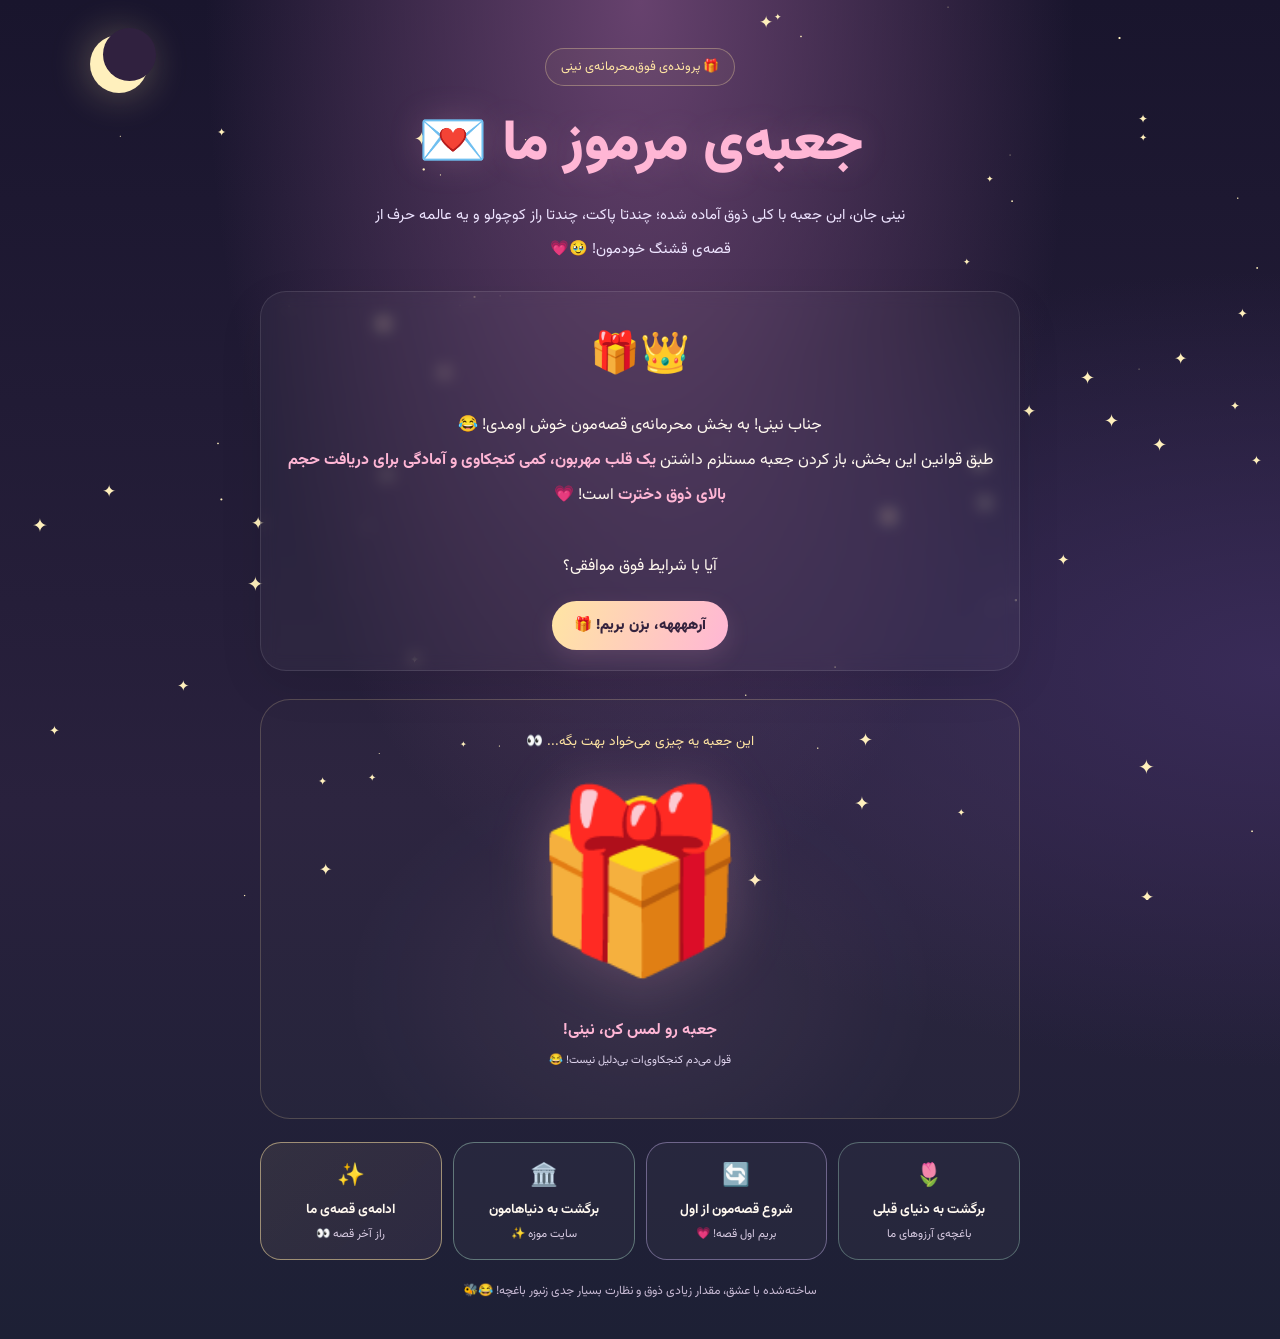
<file: mystery-box.html>
<!DOCTYPE html>
<html lang="fa" dir="rtl">
<head>
<meta charset="UTF-8">
<meta name="viewport" content="width=device-width, initial-scale=1.0">
<meta name="theme-color" content="#19152d">
<title>جعبه‌ی مرموز ما 🎁</title>

<link rel="preconnect" href="https://fonts.googleapis.com">
<link href="https://fonts.googleapis.com/css2?family=Vazirmatn:wght@400;500;600;700;800;900&display=swap" rel="stylesheet">

<style>
:root {
  --night: #19152d;
  --pink: #ffb6d5;
  --gold: #ffe5a3;
  --lilac: #d9c4ff;
  --cream: #fff8ef;
  --mint: #b8f1d5;
}

* {
  box-sizing: border-box;
  margin: 0;
  padding: 0;
}

html {
  scroll-behavior: smooth;
}

body {
  min-height: 100vh;
  overflow-x: hidden;
  font-family: 'Vazirmatn', sans-serif;
  color: var(--cream);
  background:
    radial-gradient(ellipse at 50% 0%, #67426e 0%, transparent 48%),
    radial-gradient(ellipse at 100% 50%, #392b58 0%, transparent 42%),
    linear-gradient(180deg, #19152d, #29213d 60%, #1d2035);
}

button, textarea {
  font-family: inherit;
}

button, a {
  -webkit-tap-highlight-color: transparent;
}

button {
  cursor: pointer;
}

.sky {
  position: fixed;
  inset: 0;
  z-index: 0;
  overflow: hidden;
  pointer-events: none;
}

.star {
  position: absolute;
  color: #fff0bc;
  animation: twinkle var(--duration, 3s) ease-in-out infinite alternate;
  animation-delay: var(--delay, 0s);
}

@keyframes twinkle {
  from { opacity: .2; transform: scale(.7); }
  to { opacity: 1; transform: scale(1.2); }
}

.moon {
  position: fixed;
  top: 35px;
  left: 7%;
  z-index: 0;
  width: 58px;
  height: 58px;
  border-radius: 50%;
  background: #fff0bd;
  box-shadow: 0 0 40px #ffe5a355;
  pointer-events: none;
}

.moon::after {
  content: "";
  position: absolute;
  top: -7px;
  right: -8px;
  width: 53px;
  height: 53px;
  border-radius: 50%;
  background: #30213f;
}

.page {
  position: relative;
  z-index: 1;
  width: min(100% - 28px, 760px);
  margin: auto;
  padding: 35px 0 35px;
}

.badge {
  display: block;
  width: fit-content;
  margin: 0 auto 15px;
  padding: 8px 15px;
  border: 1px solid #ffe5a355;
  border-radius: 50px;
  background: #ffe5a30b;
  color: var(--gold);
  font-size: .8rem;
}

h1 {
  text-align: center;
  font-size: clamp(2rem, 8vw, 3.5rem);
  font-weight: 900;
  line-height: 1.6;
  color: var(--pink);
  text-shadow: 0 0 35px #ffb6d52c;
}

.subtitle {
  max-width: 560px;
  margin: 8px auto 24px;
  text-align: center;
  font-size: .93rem;
  line-height: 2.3;
  color: #eee4ff;
}

.glass {
  background: #ffffff09;
  border: 1px solid #ffffff1b;
  border-radius: 26px;
  backdrop-filter: blur(8px);
  box-shadow: 0 15px 45px #00000016;
}

.intro {
  padding: 20px 17px;
  text-align: center;
  line-height: 2.2;
}

.intro strong {
  color: var(--pink);
}

.primary {
  display: block;
  width: fit-content;
  max-width: 100%;
  margin: 17px auto 0;
  padding: 13px 22px;
  border: none;
  border-radius: 50px;
  background: linear-gradient(110deg, var(--gold), var(--pink));
  color: #35233e;
  font-size: .91rem;
  font-weight: 900;
  box-shadow: 0 8px 25px #ffb6d523;
  transition: transform .2s, box-shadow .2s;
}

.primary:hover {
  transform: translateY(-3px);
  box-shadow: 0 12px 30px #ffb6d53b;
}

.primary:active {
  transform: scale(.97);
}

.box-scene {
  position: relative;
  margin-top: 28px;
  padding: 28px 12px;
  text-align: center;
  overflow: hidden;
  border: 1px solid #ffe5a333;
  border-radius: 30px;
  background:
    radial-gradient(ellipse at 50% 70%, #ffb6d514, transparent 55%),
    #ffffff05;
}

.box-hint {
  position: relative;
  z-index: 1;
  color: var(--gold);
  font-size: .85rem;
  line-height: 2;
}

.gift-button {
  position: relative;
  display: block;
  width: min(100%, 310px);
  margin: 15px auto 8px;
  padding: 10px;
  border: 0;
  border-radius: 25px;
  color: var(--cream);
  background: transparent;
}

.gift {
  display: block;
  position: relative;
  font-size: clamp(7rem, 32vw, 11rem);
  line-height: 1.35;
  filter: drop-shadow(0 0 30px #ffb6d53b);
  animation: giftFloat 3s ease-in-out infinite;
  transform-origin: center bottom;
}

@keyframes giftFloat {
  0%, 100% { transform: translateY(0) rotate(-2deg); }
  50% { transform: translateY(-9px) rotate(2deg); }
}

.gift-button strong {
  display: block;
  color: var(--pink);
  font-size: 1rem;
}

.gift-button small {
  display: block;
  margin-top: 7px;
  color: #e1d6ef;
  line-height: 2;
}

.box-scene.opened .gift {
  animation: boxOpen .75s ease both;
}

@keyframes boxOpen {
  0% { transform: scale(1) rotate(0); }
  25% { transform: scale(1.12) rotate(-8deg); }
  50% { transform: scale(1.2) rotate(8deg); }
  100% { transform: scale(1.05); }
}

.envelope {
  display: none;
  margin-top: 20px;
  padding: 20px 17px;
  border: 1px solid #ffb6d55c;
  border-radius: 23px;
  background: linear-gradient(145deg, #4a3458, #2d2846);
  line-height: 2.3;
  text-align: right;
}

.envelope.show {
  display: block;
  animation: appear .55s ease both;
}

.envelope h2 {
  color: var(--gold);
  font-size: 1.15rem;
  text-align: center;
  margin-bottom: 10px;
}

.envelope p {
  font-size: .91rem;
}

.envelope .primary {
  margin-right: auto;
  margin-left: auto;
}

@keyframes appear {
  from { opacity: 0; transform: translateY(14px) scale(.98); }
  to { opacity: 1; transform: translateY(0) scale(1); }
}

.section {
  margin-top: 37px;
}

.section-title {
  color: var(--pink);
  font-size: 1.35rem;
  text-align: center;
  margin-bottom: 8px;
}

.section-description {
  color: #e5dced;
  font-size: .87rem;
  line-height: 2.2;
  text-align: center;
  margin-bottom: 17px;
}

.hidden-until-open {
  display: none;
}

.hidden-until-open.show {
  display: block;
  animation: appear .6s ease both;
}

.envelopes {
  display: grid;
  grid-template-columns: repeat(2, minmax(0, 1fr));
  gap: 12px;
}

.envelope-card {
  position: relative;
  min-height: 168px;
  padding: 16px 8px;
  border-radius: 22px;
  border: 1px solid #ffffff1c;
  background: #ffffff08;
  color: var(--cream);
  transition: transform .2s, border-color .2s, background .2s;
}

.envelope-card:hover {
  transform: translateY(-4px);
  border-color: #ffe5a388;
  background: #ffffff10;
}

.envelope-card:active {
  transform: scale(.97);
}

.envelope-card.opened {
  border-color: #b8f1d580;
  background: #b8f1d50b;
}

.envelope-icon {
  display: block;
  font-size: 3rem;
  margin-bottom: 7px;
  animation: sway 3s ease-in-out infinite;
}

@keyframes sway {
  0%, 100% { transform: rotate(-4deg); }
  50% { transform: rotate(4deg); }
}

.envelope-card strong {
  display: block;
  color: var(--gold);
  font-size: .86rem;
  line-height: 1.8;
}

.envelope-card small {
  display: block;
  color: #e0d7e9;
  margin-top: 6px;
  font-size: .72rem;
  line-height: 1.8;
}

.envelope-card .opened-tag {
  display: none;
  margin-top: 8px;
  color: var(--mint);
  font-size: .7rem;
}

.envelope-card.opened .opened-tag {
  display: block;
}

.progress {
  margin-top: 15px;
  padding: 15px;
  border-radius: 20px;
  border: 1px solid #ffffff19;
  background: #ffffff07;
  text-align: center;
  line-height: 2;
}

.progress strong {
  color: var(--gold);
}

.track {
  height: 9px;
  margin: 10px 0 5px;
  background: #ffffff15;
  border-radius: 50px;
  overflow: hidden;
}

.fill {
  width: 0;
  height: 100%;
  border-radius: inherit;
  background: linear-gradient(90deg, var(--lilac), var(--pink), var(--gold));
  transition: width .5s;
}

.progress small {
  color: #e2d7e8;
  font-size: .75rem;
}

.letter {
  padding: 23px 18px;
  border: 1px solid #ffe5a33b;
  border-radius: 26px;
  background: linear-gradient(145deg, #ffe5a30c, #ffb6d50c);
  line-height: 2.4;
  text-align: right;
}

.letter h3 {
  color: var(--gold);
  font-size: 1.25rem;
  text-align: center;
  margin-bottom: 12px;
}

.letter p {
  color: #f5eaf3;
  font-size: .92rem;
}

.letter strong {
  color: var(--pink);
}

.promise-card {
  padding: 20px 15px;
  text-align: center;
}

.promise-card .promise-icon {
  font-size: 3rem;
  display: block;
  margin-bottom: 10px;
}

.promise-options {
  display: grid;
  gap: 10px;
  margin-top: 17px;
}

.promise-option {
  width: 100%;
  padding: 13px 12px;
  border: 1px solid #ffffff20;
  border-radius: 17px;
  background: #ffffff08;
  color: var(--cream);
  line-height: 1.9;
  font-size: .87rem;
  transition: .2s;
}

.promise-option:hover {
  border-color: #ffb6d577;
  background: #ffb6d50d;
}

.promise-option.chosen {
  border-color: var(--mint);
  background: #b8f1d511;
}

.promise-result {
  display: none;
  margin-top: 15px;
  padding: 15px;
  border: 1px solid #b8f1d544;
  border-radius: 18px;
  color: var(--mint);
  line-height: 2.2;
  background: #b8f1d509;
}

.promise-result.show {
  display: block;
  animation: appear .5s ease both;
}

.last-secret {
  padding: 23px 17px;
  text-align: center;
  background:
    radial-gradient(ellipse at 50% 0%, #ffe5a313, transparent 60%),
    #ffffff06;
  border: 1px solid #ffb6d544;
  border-radius: 28px;
}

.heart-button {
  display: block;
  margin: 8px auto 12px;
  padding: 8px;
  border: 0;
  background: transparent;
  color: var(--cream);
}

.heart {
  display: block;
  font-size: 5rem;
  animation: heartbeat 1.6s infinite;
  filter: drop-shadow(0 0 20px #ff7caf6b);
}

@keyframes heartbeat {
  0%, 100% { transform: scale(1); }
  15% { transform: scale(1.15); }
  30% { transform: scale(1); }
  45% { transform: scale(1.1); }
}

.heart-button strong {
  display: block;
  color: var(--gold);
  font-size: .95rem;
}

.final-message {
  display: none;
  margin-top: 15px;
  padding: 18px;
  border-radius: 22px;
  background: #ffb6d50b;
  border: 1px solid #ffb6d54d;
  line-height: 2.3;
  text-align: right;
}

.final-message.show {
  display: block;
  animation: appear .7s ease both;
}

.final-message strong {
  color: var(--pink);
}

.final-message .primary {
  margin-top: 20px;
}

.footer-note {
  text-align: center;
  margin-top: 30px;
  color: var(--mint);
  font-size: .9rem;
  line-height: 2.2;
}

.navigation {
  display: grid;
  grid-template-columns: repeat(2, minmax(0, 1fr));
  gap: 11px;
  margin-top: 23px;
}

.nav-button {
  min-height: 92px;
  padding: 12px 7px;
  display: flex;
  flex-direction: column;
  align-items: center;
  justify-content: center;
  gap: 5px;
  border-radius: 21px;
  text-align: center;
  text-decoration: none;
  color: var(--cream);
  background: #ffffff08;
  border: 1px solid #ffffff20;
  transition: transform .2s, background .2s;
}

.nav-button:hover {
  transform: translateY(-4px);
  background: #ffffff12;
}

.nav-icon {
  font-size: 1.4rem;
}

.nav-button strong {
  font-size: .84rem;
}

.nav-button small {
  color: #d9cce3;
  font-size: .72rem;
}

.nav-prev { border-color: #b8f1d555; }
.nav-home { border-color: #d9c4ff66; }
.nav-museum { border-color: #b8f1d566; }
.nav-next {
  border-color: #ffe5a388;
  background: linear-gradient(135deg, #ffe5a315, #ffb6d511);
}

.footer {
  text-align: center;
  margin-top: 20px;
  color: #c7b9d3;
  font-size: .76rem;
  line-height: 2;
}

.particle {
  position: fixed;
  top: -30px;
  z-index: 100;
  pointer-events: none;
  animation: fall var(--fall, 4s) linear forwards;
}

@keyframes fall {
  0% { transform: translateY(0) rotate(0); opacity: 0; }
  15% { opacity: 1; }
  100% { transform: translate(var(--drift, 30px),110vh) rotate(500deg); opacity: 0; }
}

@media (min-width: 560px) {
  .page { padding-top: 48px; }
  .envelopes { grid-template-columns: repeat(4, minmax(0, 1fr)); }
  .envelope-card { min-height: 185px; }
  .navigation { grid-template-columns: repeat(4, minmax(0,1fr)); }
  .nav-button { min-height: 118px; }
}

@media (prefers-reduced-motion: reduce) {
  *, *::before, *::after {
    animation-duration: .01ms !important;
    animation-iteration-count: 1 !important;
    scroll-behavior: auto !important;
  }
}
</style>
</head>

<body>

<div class="sky" id="sky"></div>
<div class="moon" aria-hidden="true"></div>

<main class="page">

  <span class="badge">🎁 پرونده‌ی فوق‌محرمانه‌ی نینی</span>

  <h1>جعبه‌ی مرموز ما 💌</h1>

  <p class="subtitle">
    نینی جان، این جعبه با کلی ذوق آماده شده؛
    چندتا پاکت، چندتا راز کوچولو و یه عالمه حرف از قصه‌ی قشنگ خودمون! 🥹💗
  </p>

  <section class="intro glass">
    <div style="font-size:2.5rem;margin-bottom:8px">👑🎁</div>

    <p>
      جناب نینی! به بخش محرمانه‌ی قصه‌مون خوش اومدی! 😂
      <br>
      طبق قوانین این بخش، باز کردن جعبه مستلزم داشتن
      <strong>یک قلب مهربون، کمی کنجکاوی و آمادگی برای دریافت حجم بالای ذوق دخترت</strong> است! 💗
      <br><br>
      آیا با شرایط فوق موافقی؟
    </p>

    <button class="primary" id="startButton">
      آرههههه، بزن بریم! 🎁
    </button>
  </section>

  <section class="box-scene" id="boxScene">
    <p class="box-hint" id="boxHint">
      این جعبه یه چیزی می‌خواد بهت بگه... 👀
    </p>

    <button class="gift-button" id="giftButton">
      <span class="gift" id="gift">🎁</span>
      <strong>جعبه رو لمس کن، نینی!</strong>
      <small>قول می‌دم کنجکاوی‌ات بی‌دلیل نیست! 😂</small>
    </button>

    <div class="envelope" id="welcomeLetter">
      <h2>💌 نامه‌ی شماره‌ی صفر</h2>
      <p>
        نینی جان!
        <br><br>
        این جعبه برای این ساخته شده که یه گوشه از قصه‌مون رو
        با هم دوباره کشف کنیم؛ از خاطره‌های قشنگ گرفته تا
        آرزوهایی که دوست داریم برای رسیدن بهشون تلاش کنیم.
        <br><br>
        هر پاکت یه تکه از قصه‌ی ماست.
        آماده‌ای اولین راز رو باز کنیم؟ 🥹🌷
      </p>
      <button class="primary" id="openEnvelopes">
        پاکت‌ها رو نشونم بده! 💗
      </button>
    </div>
  </section>

  <section class="section hidden-until-open" id="envelopeSection">
    <h2 class="section-title">💌 چهار پاکت، چهار تکه از قصه‌ی ما</h2>
    <p class="section-description">
      نینی، هر کدوم رو لمس کن تا پیام مخفی‌ش رو ببینی!
    </p>

    <div class="envelopes">

      <button class="envelope-card" data-envelope="first">
        <span class="envelope-icon">💌</span>
        <strong>راز اولین‌ها</strong>
        <small>از شروع یه قصه‌ی خاص...</small>
        <span class="opened-tag">باز شد! ✨</span>
      </button>

      <button class="envelope-card" data-envelope="family">
        <span class="envelope-icon">👑</span>
        <strong>راز بابایی و دخترش</strong>
        <small>پرونده‌ی رسمی شیطنت‌ها! 😂</small>
        <span class="opened-tag">باز شد! ✨</span>
      </button>

      <button class="envelope-card" data-envelope="future">
        <span class="envelope-icon">🌱</span>
        <strong>راز فردای ما</strong>
        <small>برای آرزوهای مشترکمون</small>
        <span class="opened-tag">باز شد! ✨</span>
      </button>

      <button class="envelope-card" data-envelope="promise">
        <span class="envelope-icon">🎀</span>
        <strong>قول کوچولومون</strong>
        <small>یه انتخاب از ته دل...</small>
        <span class="opened-tag">باز شد! ✨</span>
      </button>

    </div>

    <div class="progress">
      <strong>🌟 میزان کشف رازها</strong>
      <div class="track">
        <div class="fill" id="progressFill"></div>
      </div>
      <small id="progressText">هنوز چهار راز منتظر نینی هستن! 👀</small>
    </div>
  </section>

  <section class="section hidden-until-open" id="promiseSection">
    <h2 class="section-title">🎀 حالا نوبت انتخاب نینیه!</h2>
    <p class="section-description">
      اگه بخوایم برای آینده‌مون یه قول کوچولو انتخاب کنیم، کدوم رو دوست داری؟
    </p>

    <div class="promise-card glass">
      <span class="promise-icon">💗</span>
      <h3 style="color:var(--gold);font-size:1.05rem">
        قول تیم نینی و دخترش!
      </h3>

      <div class="promise-options">
        <button class="promise-option" data-promise="growth">
          🌱 برای رشد کردنمون تلاش کنیم و هر روز چیزهای تازه یاد بگیریم.
        </button>

        <button class="promise-option" data-promise="dreams">
          ✨ برای آرزوهامون قدم برداریم و به همدیگه انگیزه بدیم.
        </button>

        <button class="promise-option" data-promise="joy">
          😂 وسط تمام برنامه‌هامون، برای ذوق و خنده هم وقت بذاریم!
        </button>
      </div>

      <div class="promise-result" id="promiseResult" aria-live="polite"></div>
    </div>
  </section>

  <section class="section hidden-until-open" id="letterSection">
    <h2 class="section-title">🥹 نامه‌ای که توی هیچ پاکتی نبود...</h2>

    <div class="letter glass">
      <h3>برای نینیِ عزیزم 💗</h3>

      <p>
        نینی جان...
        <br><br>
        می‌دونی چرا این جعبه رو ساختم؟
        <br><br>
        چون بعضی آدم‌ها کم‌کم تبدیل می‌شن به بخشی از قصه‌ی زندگی آدم؛
        آدم‌هایی که دوست داری از اتفاق‌های روزت براشون بگی،
        از چیزهایی که یاد گرفتی حرف بزنی و برای قدم‌های بعدی باهاشون ذوق کنی.
        <br><br>
        تو برای من همون نینیِ عزیز و باباییِ مهربونی هستی
        که دلم می‌خواد کلی خبر قشنگ براش داشته باشم؛
        از چیزهایی که یاد گرفتم، کارهایی که انجام دادم
        و آرزوهایی که برای آینده‌مون داریم.
        <br><br>
        من دلم می‌خواد رشد کنم، چیزهای بیشتری یاد بگیرم
        و برای آرزوهامون با تمام ذوقم تلاش کنم.
        امیدوارم به آرزوهامون با همدیگه برسیم
        و یه روز با لبخند به مسیری که طی کردیم نگاه کنیم.
        <br><br>
        <strong>
          تصور کن با هم بگیم: «نینیییی! ببین چقدر چیز قشنگ ساختیم!»
        </strong> 😭💗
        <br><br>
        راستی، اگه تا اینجا همه‌ی رازها رو کشف کردی،
        لطفاً به زنبور باغچه هم خبر بده که عملیات موفقیت‌آمیز بوده!
        هنوز فکر می‌کنه رئیس پروژه‌ست! 😂🐝
      </p>
    </div>
  </section>

  <section class="section hidden-until-open" id="finalSection">
    <h2 class="section-title">💖 آخرین راز این جعبه...</h2>

    <div class="last-secret glass">
      <p style="color:#eee2f0;line-height:2.2">
        نینی جان، یه چیز کوچولو هنوز داخل جعبه مونده...
        <br>
        برای کشفش روی قلب کلیک کن. 🥹
      </p>

      <button class="heart-button" id="heartButton">
        <span class="heart">💖</span>
        <strong>راز آخر رو بهم نشون بده!</strong>
      </button>

      <div class="final-message" id="finalMessage" aria-live="polite">
        <strong>نینیِ قشنگم، رسیدیم به آخرین صفحه‌ی این جعبه! 💗</strong>
        <br><br>
        اما قصه‌ی ما هنوز کلی صفحه‌ی قشنگ برای نوشتن داره.
        ما می‌تونیم یاد بگیریم، رشد کنیم، برای آرزوهامون تلاش کنیم
        و هر روز یه خاطره‌ی تازه به زندگی‌مون اضافه کنیم.
        <br><br>
        من برای تمام قدم‌هایی که قراره برداریم ذوق دارم؛
        برای چیزهایی که قراره یاد بگیریم، هدف‌هایی که براشون تلاش می‌کنیم
        و روزهایی که با لبخند به خودمون افتخار می‌کنیم.
        <br><br>
        <strong>
          به سلامتی قصه‌ای که با یه تولد شروع شد و قراره
          با کلی رؤیا، تلاش و خاطره ادامه پیدا کنه! 🎂🌷
        </strong>
        <br><br>
        حالا نینی جان، آماده‌ای راز آخر قصه رو ببینی؟ 👀

        <a class="primary" href="final-surprise.html"
           style="text-decoration:none;text-align:center">
          ✨ بریم راز آخر قصه!
        </a>
      </div>
    </div>
  </section>

  <div class="footer-note hidden-until-open" id="footerNote">
    🎁 این جعبه با عشق باز شد؛ ادامه‌ی قصه‌مون هنوز پر از شگفتیه! 💗
  </div>

  <nav class="navigation" aria-label="مسیرهای قصه">
    <a class="nav-button nav-prev" href="dream-garden.html">
      <span class="nav-icon">🌷</span>
      <strong>برگشت به دنیای قبلی</strong>
      <small>باغچه‌ی آرزوهای ما</small>
    </a>

    <a class="nav-button nav-home" href="../index.html">
      <span class="nav-icon">🔄</span>
      <strong>شروع قصه‌مون از اول</strong>
      <small>بریم اول قصه! 💗</small>
    </a>

    <a class="nav-button nav-museum" href="museum.html">
      <span class="nav-icon">🏛️</span>
      <strong>برگشت به دنیاهامون </strong>
      <small>سایت موزه ✨</small>
    </a>

    <a class="nav-button nav-next" href="final-surprise.html">
      <span class="nav-icon">✨</span>
      <strong>ادامه‌ی قصه‌ی ما</strong>
      <small>راز آخر قصه 👀</small>
    </a>
  </nav>

  <footer class="footer">
    ساخته‌شده با عشق، مقدار زیادی ذوق و نظارت بسیار جدی زنبور باغچه! 😂🐝
  </footer>

</main>

<script>
const sky = document.getElementById('sky');

for (let i = 0; i < 75; i++) {
  const star = document.createElement('span');
  star.className = 'star';
  star.textContent = Math.random() > .5 ? '✦' : '·';
  star.style.left = Math.random() * 100 + '%';
  star.style.top = Math.random() * 100 + '%';
  star.style.fontSize = (8 + Math.random() * 14) + 'px';
  star.style.setProperty('--duration', (1.5 + Math.random() * 3) + 's');
  star.style.setProperty('--delay', (Math.random() * 3) + 's');
  sky.appendChild(star);
}

function shower(symbols, amount = 25) {
  for (let i = 0; i < amount; i++) {
    const particle = document.createElement('span');
    particle.className = 'particle';
    particle.textContent = symbols[Math.floor(Math.random() * symbols.length)];
    particle.style.left = Math.random() * 100 + 'vw';
    particle.style.fontSize = (12 + Math.random() * 19) + 'px';
    particle.style.setProperty('--fall', (3 + Math.random() * 3) + 's');
    particle.style.setProperty('--drift', (-90 + Math.random() * 180) + 'px');
    particle.style.animationDelay = Math.random() * .8 + 's';
    document.body.appendChild(particle);
    setTimeout(() => particle.remove(), 7500);
  }
}

document.getElementById('startButton').addEventListener('click', () => {
  document.getElementById('boxScene').scrollIntoView({
    behavior: 'smooth',
    block: 'center'
  });
  shower(['💗', '✨', '🎀'], 15);
});

let boxOpened = false;

document.getElementById('giftButton').addEventListener('click', () => {
  const scene = document.getElementById('boxScene');
  const letter = document.getElementById('welcomeLetter');

  if (!boxOpened) {
    boxOpened = true;
    scene.classList.add('opened');
    document.getElementById('boxHint').textContent =
      'واااای! جعبه داره باز می‌شه! نینی آماده‌ای؟ 😭🎁';

    document.getElementById('gift').textContent = '🎀';
    letter.classList.add('show');
    shower(['💗', '🌸', '✨', '🎁'], 35);

    setTimeout(() => {
      letter.scrollIntoView({ behavior: 'smooth', block: 'center' });
    }, 250);
  } else {
    shower(['💗', '✨'], 12);
    letter.classList.add('show');
  }
});

document.getElementById('openEnvelopes').addEventListener('click', () => {
  document.getElementById('envelopeSection').classList.add('show');
  document.getElementById('promiseSection').classList.add('show');
  document.getElementById('envelopeSection').scrollIntoView({
    behavior: 'smooth',
    block: 'start'
  });
});

const envelopeData = {
  first: {
    title: '💌 راز اولین‌ها',
    message: 'بعضی قصه‌ها با یه اتفاق کوچولو شروع می‌شن و کم‌کم پر از معنا می‌شن. برای من قشنگه که قصه‌مون کلی خاطره، حرف، خنده و فرصت برای ساختن روزهای تازه داره. هر بار که به شروعش فکر می‌کنم، یادم میاد چقدر اتفاق‌های قشنگ می‌تونن از لحظه‌های ساده شروع بشن. 💗'
  },

  family: {
    title: '👑 راز بابایی و دخترش',
    message: 'طبق بررسی‌های رسمی آزمایشگاه عشق، جناب نینی به عنوان باباییِ نازنین و دریافت‌کننده‌ی حجم نامحدود ذوق و سؤال انتخاب شده‌اند! 😂💗 دختر ایشون هم متعهد شده به رشد کردن، یاد گرفتن، تلاش برای آرزوها و تعریف کردن تمام اتفاق‌های مهم با هیجان ۴۰۰۰ درصدی ادامه بده! امضای مدیرعامل: دخترت! 👑'
  },

  future: {
    title: '🌱 راز فردای ما',
    message: 'نینی جان، امیدوارم به آرزوهامون با همدیگه برسیم؛ برای چیزهایی که دوست داریم تلاش کنیم، چیزهای تازه یاد بگیریم و قدم‌به‌قدم به زندگی دلخواهمون نزدیک‌تر بشیم. تصور کن یه روز به مسیرمون نگاه کنیم و با لبخند بگیم: چقدر چیزهای تازه یاد گرفتیم و چقدر خاطره ساختیم! 🥹🌷'
  },

  promise: {
    title: '🎀 راز قول کوچولومون',
    message: 'یه قول کوچولو می‌تونه یادآوری قشنگی باشه برای چیزهایی که برامون مهمن؛ رشد کردن، تلاش کردن برای آرزوهامون و ساختن لحظه‌هایی که ارزش به خاطر سپردن دارن. حالا نوبت توئه، نینی! بیا قول موردعلاقه‌مون رو انتخاب کنیم. 💗'
  }
};

const cards = [...document.querySelectorAll('.envelope-card')];
const opened = new Set();

cards.forEach(card => {
  card.addEventListener('click', () => {
    const key = card.dataset.envelope;
    const data = envelopeData[key];

    card.classList.add('opened');
    opened.add(key);

    document.getElementById('progressFill').style.width =
      (opened.size / cards.length * 100) + '%';

    document.getElementById('progressText').textContent =
      opened.size === cards.length
        ? 'هر چهار راز کشف شدن! نینی در عملیات موفق بود! 😂🎉'
        : `${opened.size} راز از ${cards.length} راز کشف شد! بریم سراغ بعدی! ✨`;

    showEnvelopeModal(data.title, data.message);

    if (opened.size === cards.length) {
      document.getElementById('letterSection').classList.add('show');
      document.getElementById('finalSection').classList.add('show');
      document.getElementById('footerNote').classList.add('show');
      shower(['💗', '🌸', '✨', '🎀'], 30);
    }
  });
});

function showEnvelopeModal(title, message) {
  let modal = document.getElementById('messageModal');

  if (!modal) {
    modal = document.createElement('div');
    modal.id = 'messageModal';

    modal.style.cssText = `
      position:fixed;inset:0;z-index:200;
      display:flex;align-items:center;justify-content:center;
      padding:18px;background:#100d20dd;backdrop-filter:blur(8px);
    `;

    modal.innerHTML = `
      <div style="
        width:min(100%,470px);max-height:85vh;overflow:auto;
        padding:24px 19px;border-radius:26px;
        border:1px solid #ffb6d56b;
        background:linear-gradient(145deg,#483252,#292640);
        box-shadow:0 20px 80px #0005;
        text-align:center;animation:appear .4s ease both;
      ">
        <div style="font-size:2.3rem;margin-bottom:10px">💌</div>
        <h2 id="messageTitle" style="color:#ffe5a3;font-size:1.15rem;line-height:1.8"></h2>
        <p id="messageBody" style="color:#fff8ef;line-height:2.3;margin-top:12px;font-size:.92rem"></p>
        <button id="closeMessage" class="primary">اینم از راز کوچولومون! 💗</button>
      </div>
    `;

    document.body.appendChild(modal);

    modal.addEventListener('click', event => {
      if (event.target === modal || event.target.id === 'closeMessage') {
        modal.remove();
      }
    });
  }

  document.getElementById('messageTitle').textContent = title;
  document.getElementById('messageBody').textContent = message;
}

const promiseMessages = {
  growth: '🌱 قول قشنگمون: با هم رشد کنیم، چیزهای تازه یاد بگیریم و برای تبدیل شدن به آدم‌هایی که دوست داریم، قدم برداریم! 💗',

  dreams: '✨ قول قشنگمون: برای آرزوهامون قدم برداریم، به همدیگه انگیزه بدیم و از هر پیشرفت کوچولو خوشحال بشیم!',

  joy: '😂 قول قشنگمون: کنار تلاش و برنامه‌هامون، برای خنده، ذوق و ساختن خاطره‌های بامزه هم وقت بذاریم! تیم نینی و دخترش همیشه آماده‌ی عملیات شادیه!'
};

document.querySelectorAll('.promise-option').forEach(button => {
  button.addEventListener('click', () => {
    document.querySelectorAll('.promise-option').forEach(item => {
      item.classList.remove('chosen');
    });

    button.classList.add('chosen');

    const result = document.getElementById('promiseResult');
    result.textContent = promiseMessages[button.dataset.promise];
    result.classList.add('show');

    shower(['💗', '✨'], 12);
  });
});

let lastSecretOpened = false;

document.getElementById('heartButton').addEventListener('click', () => {
  const message = document.getElementById('finalMessage');

  if (!lastSecretOpened) {
    lastSecretOpened = true;
    message.classList.add('show');
    shower(['💗', '💖', '✨', '🌸'], 45);

    setTimeout(() => {
      message.scrollIntoView({ behavior: 'smooth', block: 'center' });
    }, 200);
  } else {
    shower(['💗', '✨'], 15);
  }
});
</script>

</body>
</html>
</file>
